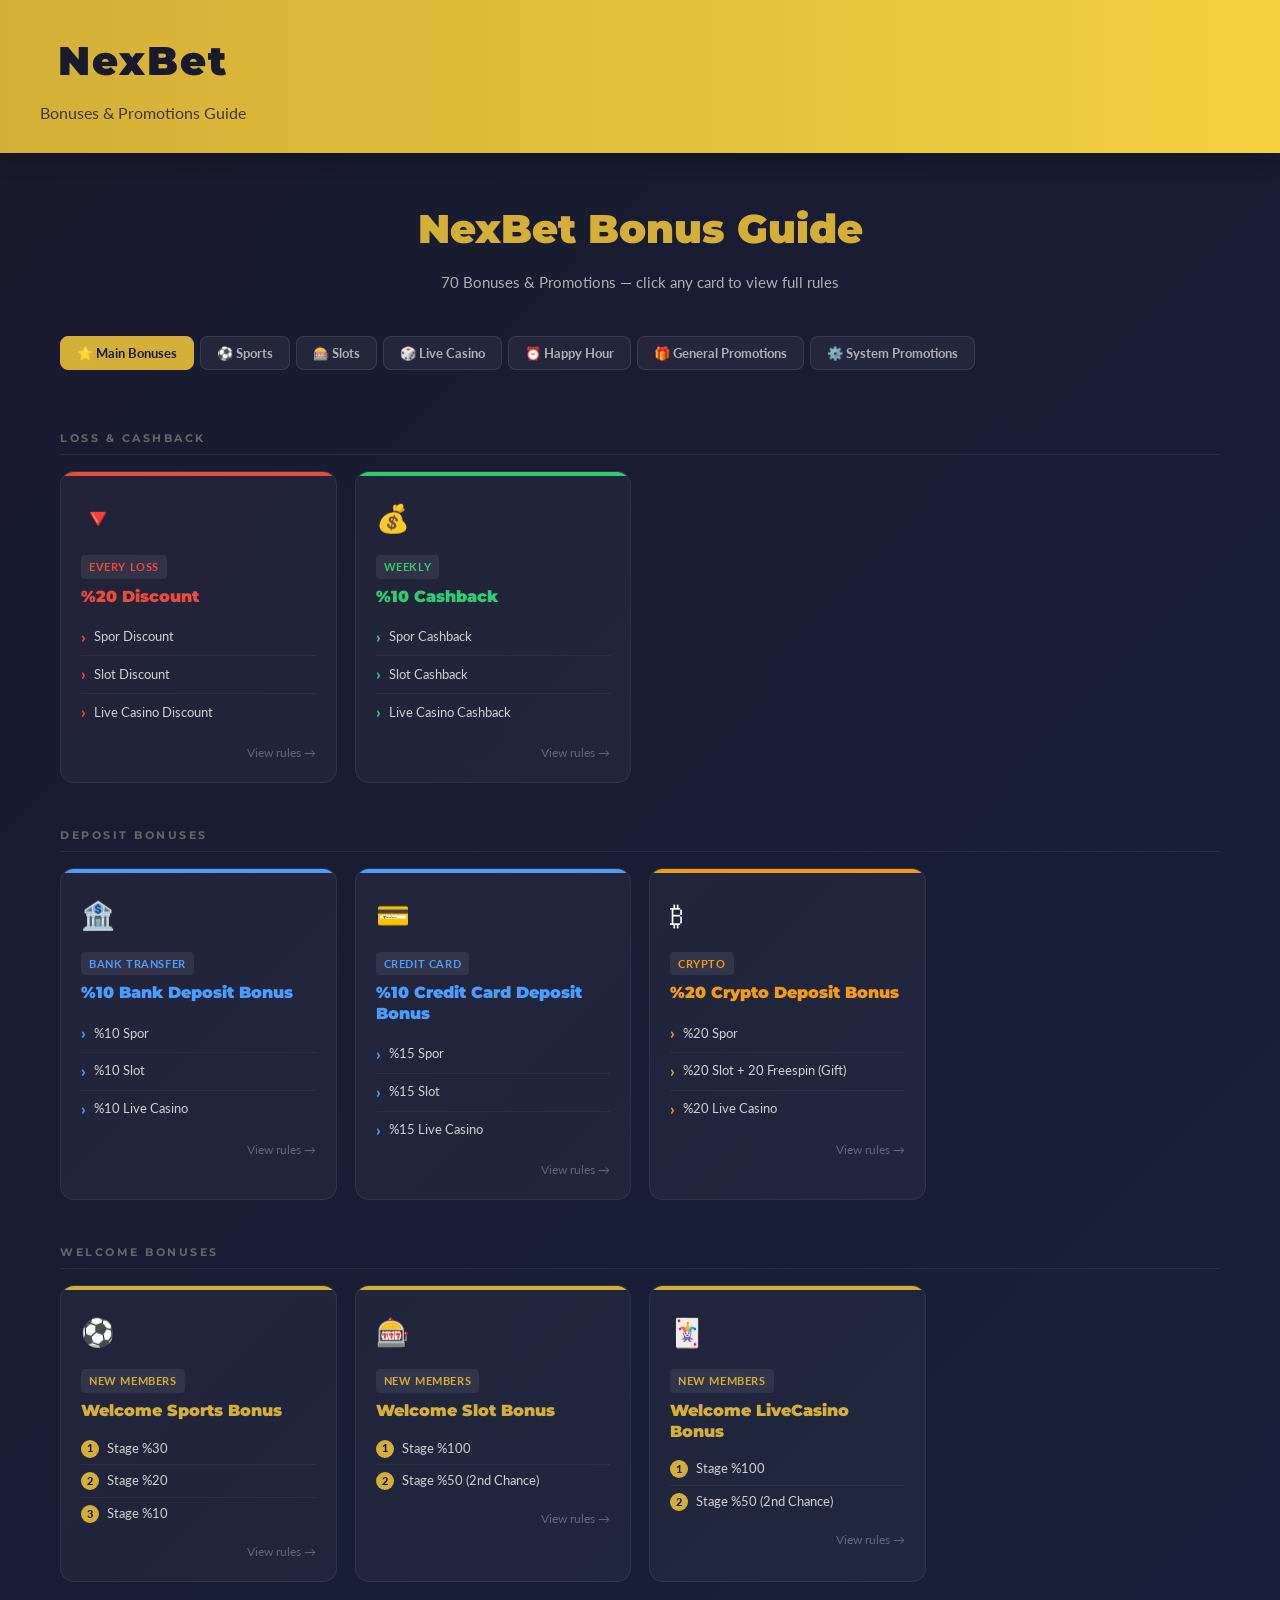
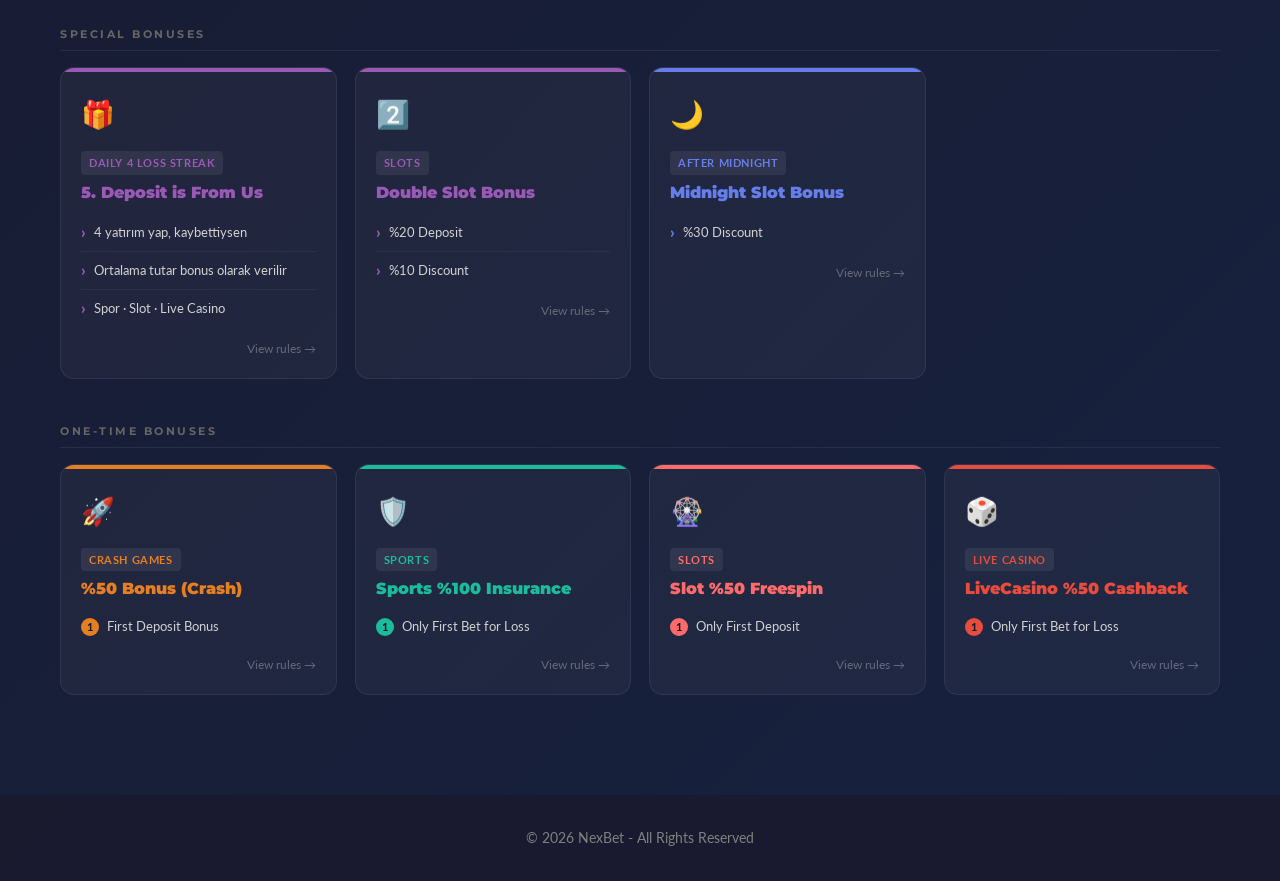
<file: nexbet-main-bonuses.html>
<!DOCTYPE html>
<html lang="en" dir="ltr">
<head>
    <meta charset="UTF-8">
    <meta name="viewport" content="width=device-width, initial-scale=1.0">
    <title>NexBet - Main Bonuses</title>
    <link href="https://fonts.googleapis.com/css2?family=Montserrat:wght@700;900&family=Lato:wght@400;700&display=swap" rel="stylesheet">
    <style>
        /* ── RESET & BASE ── */
        * { margin: 0; padding: 0; box-sizing: border-box; }
        :root {
            --bg-primary: #1a1a2e;
            --bg-secondary: #16213e;
            --accent: #d4af37;
            --accent-light: #f4d03f;
            --text-primary: #ffffff;
            --text-secondary: #e0e0e0;
            --text-muted: #b0b0b0;
            --card-bg: rgba(255,255,255,0.03);
            --card-hover: rgba(212,175,55,0.1);
        }
        body {
            font-family: 'Lato', sans-serif;
            background: linear-gradient(135deg, var(--bg-primary) 0%, var(--bg-secondary) 100%);
            color: var(--text-primary);
            line-height: 1.8;
            min-height: 100vh;
        }

        /* ── HEADER ── */
        .header {
            background: linear-gradient(90deg, var(--accent) 0%, var(--accent-light) 100%);
            padding: 25px 30px;
            text-align: center;
            box-shadow: 0 5px 20px rgba(0,0,0,0.3);
            position: sticky;
            top: 0;
            z-index: 1000;
        }
        .header-inner {
            max-width: 1200px;
            margin: 0 auto;
            display: flex;
            align-items: center;
            justify-content: space-between;
        }
        .logo {
            font-family: 'Montserrat', sans-serif;
            font-size: 2.5rem;
            font-weight: 900;
            color: var(--bg-primary);
            letter-spacing: 2px;
            text-decoration: none;
        }
        .header-subtitle {
            font-size: 1rem;
            color: var(--bg-primary);
            opacity: 0.8;
            margin-top: 2px;
        }

        /* ── CONTAINER ── */
        .container {
            max-width: 1200px;
            margin: 0 auto;
            padding: 40px 20px;
        }

        /* ── PAGE HEADER ── */
        .page-header {
            text-align: center;
            margin-bottom: 40px;
        }
        .page-header h1 {
            font-family: 'Montserrat', sans-serif;
            font-size: 2.5rem;
            font-weight: 900;
            color: var(--accent);
            margin-bottom: 10px;
        }
        .page-intro {
            text-align: center;
            color: var(--text-muted);
            font-size: 0.95rem;
            margin-top: -6px;
        }

        /* ── SECTION LABELS ── */
        .section-label {
            font-family: 'Montserrat', sans-serif;
            font-size: 0.7rem;
            font-weight: 700;
            color: #666;
            text-transform: uppercase;
            letter-spacing: 2.5px;
            margin: 42px 0 6px;
        }
        .section-divider {
            border: none;
            border-top: 1px solid rgba(255,255,255,0.07);
            margin-bottom: 0;
        }

        /* ── BONUS GRID & CARDS ── */
        .main-bonuses-grid {
            display: grid;
            grid-template-columns: repeat(auto-fill, minmax(270px, 1fr));
            gap: 18px;
            margin-top: 16px;
        }
        .mb-card {
            background: rgba(255,255,255,0.04);
            border-radius: 14px;
            border: 1px solid rgba(255,255,255,0.07);
            padding: 22px 20px 18px;
            transition: transform 0.22s ease, box-shadow 0.22s ease, border-color 0.22s ease;
            position: relative;
            overflow: hidden;
            cursor: pointer;
            -webkit-tap-highlight-color: transparent;
            -webkit-user-select: none;
            user-select: none;
        }
        .mb-card * { pointer-events: none; }
        .mb-card::before {
            content: '';
            position: absolute;
            top: 0; left: 0; right: 0;
            height: 4px;
            background: var(--ca, #d4af37);
            border-radius: 14px 14px 0 0;
        }
        .mb-card:hover {
            transform: translateY(-4px);
            box-shadow: 0 14px 36px rgba(0,0,0,0.4);
            border-color: rgba(255,255,255,0.15);
        }
        .mb-card-icon { font-size: 1.7rem; margin-bottom: 8px; display: block; }
        .mb-card-tag {
            display: inline-block;
            background: rgba(255,255,255,0.07);
            color: var(--ca, #d4af37);
            font-size: 0.68rem;
            font-weight: 700;
            padding: 2px 8px;
            border-radius: 4px;
            margin-bottom: 8px;
            text-transform: uppercase;
            letter-spacing: 0.6px;
        }
        .mb-card-title {
            font-family: 'Montserrat', sans-serif;
            font-size: 1rem;
            font-weight: 900;
            color: var(--ca, #d4af37);
            margin-bottom: 11px;
            line-height: 1.3;
        }
        .mb-card ul, .mb-card ol { list-style: none; padding: 0; margin: 0; counter-reset: c; }
        .mb-card li {
            font-size: 0.83rem;
            color: #d0d0d0;
            padding: 4px 0;
            border-bottom: 1px solid rgba(255,255,255,0.05);
            display: flex;
            align-items: center;
            gap: 8px;
            counter-increment: c;
        }
        .mb-card li:last-child { border-bottom: none; }
        .mb-card ul li::before { content: '›'; color: var(--ca, #d4af37); font-weight: 900; font-size: 1rem; flex-shrink: 0; }
        .mb-card ol li::before {
            content: counter(c);
            background: var(--ca, #d4af37);
            color: #1a1a2e;
            font-weight: 900;
            font-size: 0.7rem;
            width: 18px; height: 18px;
            border-radius: 50%;
            display: flex; align-items: center; justify-content: center;
            flex-shrink: 0;
        }
        .mb-click-hint {
            margin-top: 12px;
            font-size: 0.72rem;
            color: rgba(255,255,255,0.3);
            text-align: right;
        }

        /* Color accents */
        .mb-discount  { --ca: #e74c3c; }
        .mb-cashback  { --ca: #2ecc71; }
        .mb-deposit   { --ca: #4a9eff; }
        .mb-crypto    { --ca: #f39c12; }
        .mb-welcome   { --ca: #d4af37; }
        .mb-special   { --ca: #9b59b6; }
        .mb-midnight  { --ca: #667eea; }
        .mb-crash     { --ca: #e67e22; }
        .mb-insurance { --ca: #1abc9c; }
        .mb-freespin  { --ca: #ff6b6b; }
        .mb-live      { --ca: #e74c3c; }

        /* ── MODAL ── */
        .modal-overlay {
            display: none;
            position: fixed;
            top: 0; left: 0; right: 0; bottom: 0;
            background: rgba(0,0,0,0.75);
            z-index: 9000;
            align-items: center;
            justify-content: center;
            padding: 20px;
            backdrop-filter: blur(4px);
            -webkit-backdrop-filter: blur(4px);
        }
        .modal-overlay.open { display: flex; }
        .modal-box {
            background: #1a1a2e;
            border-radius: 16px;
            border: 1px solid rgba(255,255,255,0.1);
            max-width: 680px;
            width: 100%;
            max-height: 88vh;
            overflow-y: auto;
            -webkit-overflow-scrolling: touch;
            position: relative;
            box-shadow: 0 24px 64px rgba(0,0,0,0.6);
        }
        .modal-header {
            padding: 24px 28px 16px;
            border-bottom: 1px solid rgba(255,255,255,0.07);
            position: sticky;
            top: 0;
            background: #1a1a2e;
            z-index: 1;
            display: flex;
            align-items: flex-start;
            justify-content: space-between;
            gap: 16px;
        }
        .modal-header-left { display: flex; align-items: center; gap: 14px; }
        .modal-icon { font-size: 2rem; }
        .modal-tag {
            display: inline-block;
            font-size: 0.65rem;
            font-weight: 700;
            text-transform: uppercase;
            letter-spacing: 0.8px;
            padding: 2px 8px;
            border-radius: 4px;
            margin-bottom: 4px;
            background: rgba(255,255,255,0.08);
        }
        .modal-title {
            font-family: 'Montserrat', sans-serif;
            font-size: 1.25rem;
            font-weight: 900;
            line-height: 1.2;
        }
        .modal-close {
            background: rgba(255,255,255,0.08);
            border: none;
            color: #fff;
            font-size: 1.3rem;
            width: 34px; height: 34px;
            border-radius: 8px;
            cursor: pointer;
            display: flex; align-items: center; justify-content: center;
            flex-shrink: 0;
            transition: background 0.2s;
        }
        .modal-close:hover { background: rgba(255,255,255,0.16); }
        .modal-body { padding: 20px 28px 28px; }

        /* Param grid */
        .param-grid {
            display: grid;
            grid-template-columns: repeat(auto-fill, minmax(180px, 1fr));
            gap: 10px;
            margin-bottom: 22px;
        }
        .param-item {
            background: rgba(255,255,255,0.04);
            border-radius: 10px;
            padding: 12px 14px;
            border: 1px solid rgba(255,255,255,0.06);
        }
        .param-label {
            font-size: 0.68rem;
            font-weight: 700;
            text-transform: uppercase;
            letter-spacing: 0.8px;
            color: #888;
            margin-bottom: 4px;
        }
        .param-value {
            font-family: 'Montserrat', sans-serif;
            font-size: 0.95rem;
            font-weight: 700;
            color: #fff;
        }
        .param-value.highlight { color: var(--modal-accent, #d4af37); }

        /* Rules section */
        .modal-section-title {
            font-family: 'Montserrat', sans-serif;
            font-size: 0.72rem;
            font-weight: 700;
            text-transform: uppercase;
            letter-spacing: 1.5px;
            color: #777;
            margin: 20px 0 10px;
        }
        .rule-list {
            list-style: none;
            padding: 0;
            margin: 0;
            display: flex;
            flex-direction: column;
            gap: 6px;
        }
        .rule-list li {
            font-size: 0.875rem;
            color: #d0d0d0;
            padding: 8px 12px;
            background: rgba(255,255,255,0.03);
            border-radius: 8px;
            border-left: 3px solid var(--modal-accent, #d4af37);
            line-height: 1.5;
        }

        /* Stage blocks */
        .stage-block {
            border: 1px solid rgba(255,255,255,0.08);
            border-radius: 12px;
            margin-bottom: 12px;
            overflow: hidden;
        }
        .stage-block-header {
            background: rgba(255,255,255,0.05);
            padding: 10px 16px;
            font-family: 'Montserrat', sans-serif;
            font-size: 0.85rem;
            font-weight: 700;
            color: var(--modal-accent, #d4af37);
            display: flex;
            align-items: center;
            gap: 10px;
        }
        .stage-num {
            background: var(--modal-accent, #d4af37);
            color: #1a1a2e;
            font-size: 0.7rem;
            font-weight: 900;
            width: 22px; height: 22px;
            border-radius: 50%;
            display: flex; align-items: center; justify-content: center;
            flex-shrink: 0;
        }
        .stage-block-body {
            display: grid;
            grid-template-columns: repeat(auto-fill, minmax(150px, 1fr));
            gap: 8px;
            padding: 12px 16px;
        }
        .stage-param .param-label { font-size: 0.62rem; }
        .stage-param .param-value { font-size: 0.85rem; }

        /* Warning / Note boxes */
        .modal-warning {
            background: rgba(231,76,60,0.1);
            border: 1px solid rgba(231,76,60,0.3);
            border-radius: 10px;
            padding: 12px 16px;
            font-size: 0.82rem;
            color: #f39c9c;
            margin-top: 18px;
            line-height: 1.6;
        }
        .modal-note {
            background: rgba(74,158,255,0.08);
            border: 1px solid rgba(74,158,255,0.2);
            border-radius: 10px;
            padding: 12px 16px;
            font-size: 0.82rem;
            color: #a8cfff;
            margin-top: 12px;
            line-height: 1.6;
        }

        /* ── FOOTER ── */
        .footer {
            background: rgba(26,26,46,0.9);
            padding: 30px;
            text-align: center;
            margin-top: 60px;
        }
        .footer p { color: #808080; font-size: 0.9rem; }

        /* ── RESPONSIVE ── */
        @media (max-width: 768px) {
            .header-inner { flex-direction: column; gap: 15px; }
            .logo { font-size: 2rem; }
            .page-header h1 { font-size: 1.8rem; }
            .main-bonuses-grid { grid-template-columns: 1fr; }
        }
        @media (max-width: 480px) {
            .header { padding: 15px; }
            .logo { font-size: 1.6rem; }
            .container { padding: 20px 10px; }
        }

        /* ── TABS ── */
        .tab-nav {
            display: flex;
            gap: 6px;
            overflow-x: auto;
            padding: 0 0 16px;
            margin-bottom: 8px;
            scrollbar-width: none;
        }
        .tab-nav::-webkit-scrollbar { display: none; }
        .tab-btn {
            flex-shrink: 0;
            background: rgba(255,255,255,0.05);
            border: 1px solid rgba(255,255,255,0.1);
            color: #b0b0b0;
            font-family: 'Lato', sans-serif;
            font-size: 0.82rem;
            font-weight: 700;
            padding: 8px 16px;
            border-radius: 8px;
            cursor: pointer;
            -webkit-tap-highlight-color: transparent;
            transition: all 0.2s;
            white-space: nowrap;
        }
        .tab-btn:hover { background: rgba(255,255,255,0.1); color: #fff; }
        .tab-btn.active {
            background: var(--accent);
            border-color: var(--accent);
            color: #1a1a2e;
        }
        .tab-panel { display: none; }
        .tab-panel.active { display: block; }
    </style>
</head>
<body>

    <div class="header">
        <div class="header-inner">
            <div>
                <span class="logo">NexBet</span>
                <div class="header-subtitle">Bonuses &amp; Promotions Guide</div>
            </div>
        </div>
    </div>

    <div class="container">
        <div class="page-header">
            <h1>NexBet Bonus Guide</h1>
            <p class="page-intro">70 Bonuses &amp; Promotions — click any card to view full rules</p>
        </div>

        <div class="tab-nav">
            <button class="tab-btn active" onclick="showTab('main')">⭐ Main Bonuses</button>
            <button class="tab-btn" onclick="showTab('sports')">⚽ Sports</button>
            <button class="tab-btn" onclick="showTab('slots')">🎰 Slots</button>
            <button class="tab-btn" onclick="showTab('casino')">🎲 Live Casino</button>
            <button class="tab-btn" onclick="showTab('happyhour')">⏰ Happy Hour</button>
            <button class="tab-btn" onclick="showTab('promotions')">🎁 General Promotions</button>
            <button class="tab-btn" onclick="showTab('system')">⚙️ System Promotions</button>
        </div>

        <div id="tab-main" class="tab-panel active">

        <!-- LOSS & CASHBACK -->
        <p class="section-label">Loss &amp; Cashback</p>
        <hr class="section-divider">
        <div class="main-bonuses-grid">

            <div class="mb-card mb-discount" onclick="openModal('discount20')">
                <span class="mb-card-icon">🔻</span>
                <div class="mb-card-tag">Every Loss</div>
                <div class="mb-card-title">%20 Discount</div>
                <ul>
                    <li>Spor Discount</li>
                    <li>Slot Discount</li>
                    <li>Live Casino Discount</li>
                </ul>
                <div class="mb-click-hint">View rules →</div>
            </div>

            <div class="mb-card mb-cashback" onclick="openModal('cashback10')">
                <span class="mb-card-icon">💰</span>
                <div class="mb-card-tag">Weekly</div>
                <div class="mb-card-title">%10 Cashback</div>
                <ul>
                    <li>Spor Cashback</li>
                    <li>Slot Cashback</li>
                    <li>Live Casino Cashback</li>
                </ul>
                <div class="mb-click-hint">View rules →</div>
            </div>

        </div>

        <!-- DEPOSIT BONUSES -->
        <p class="section-label">Deposit Bonuses</p>
        <hr class="section-divider">
        <div class="main-bonuses-grid">

            <div class="mb-card mb-deposit" onclick="openModal('bank10')">
                <span class="mb-card-icon">🏦</span>
                <div class="mb-card-tag">Bank Transfer</div>
                <div class="mb-card-title">%10 Bank Deposit Bonus</div>
                <ul>
                    <li>%10 Spor</li>
                    <li>%10 Slot</li>
                    <li>%10 Live Casino</li>
                </ul>
                <div class="mb-click-hint">View rules →</div>
            </div>

            <div class="mb-card mb-deposit" onclick="openModal('cc15')">
                <span class="mb-card-icon">💳</span>
                <div class="mb-card-tag">Credit Card</div>
                <div class="mb-card-title">%10 Credit Card Deposit Bonus</div>
                <ul>
                    <li>%15 Spor</li>
                    <li>%15 Slot</li>
                    <li>%15 Live Casino</li>
                </ul>
                <div class="mb-click-hint">View rules →</div>
            </div>

            <div class="mb-card mb-crypto" onclick="openModal('crypto20')">
                <span class="mb-card-icon">₿</span>
                <div class="mb-card-tag">Crypto</div>
                <div class="mb-card-title">%20 Crypto Deposit Bonus</div>
                <ul>
                    <li>%20 Spor</li>
                    <li>%20 Slot + 20 Freespin (Gift)</li>
                    <li>%20 Live Casino</li>
                </ul>
                <div class="mb-click-hint">View rules →</div>
            </div>

        </div>

        <!-- WELCOME BONUSES -->
        <p class="section-label">Welcome Bonuses</p>
        <hr class="section-divider">
        <div class="main-bonuses-grid">

            <div class="mb-card mb-welcome" onclick="openModal('welcomeSports')">
                <span class="mb-card-icon">⚽</span>
                <div class="mb-card-tag">New Members</div>
                <div class="mb-card-title">Welcome Sports Bonus</div>
                <ol>
                    <li>Stage %30</li>
                    <li>Stage %20</li>
                    <li>Stage %10</li>
                </ol>
                <div class="mb-click-hint">View rules →</div>
            </div>

            <div class="mb-card mb-welcome" onclick="openModal('welcomeSlots')">
                <span class="mb-card-icon">🎰</span>
                <div class="mb-card-tag">New Members</div>
                <div class="mb-card-title">Welcome Slot Bonus</div>
                <ol>
                    <li>Stage %100</li>
                    <li>Stage %50 (2nd Chance)</li>
                </ol>
                <div class="mb-click-hint">View rules →</div>
            </div>

            <div class="mb-card mb-welcome" onclick="openModal('welcomeLiveCasino')">
                <span class="mb-card-icon">🃏</span>
                <div class="mb-card-tag">New Members</div>
                <div class="mb-card-title">Welcome LiveCasino Bonus</div>
                <ol>
                    <li>Stage %100</li>
                    <li>Stage %50 (2nd Chance)</li>
                </ol>
                <div class="mb-click-hint">View rules →</div>
            </div>

        </div>

        <!-- SPECIAL BONUSES -->
        <p class="section-label">Special Bonuses</p>
        <hr class="section-divider">
        <div class="main-bonuses-grid">

            <div class="mb-card mb-special" onclick="openModal('deposit5th')">
                <span class="mb-card-icon">🎁</span>
                <div class="mb-card-tag">Daily 4 Loss Streak</div>
                <div class="mb-card-title">5. Deposit is From Us</div>
                <ul>
                    <li>4 yatırım yap, kaybettiysen</li>
                    <li>Ortalama tutar bonus olarak verilir</li>
                    <li>Spor · Slot · Live Casino</li>
                </ul>
                <div class="mb-click-hint">View rules →</div>
            </div>

            <div class="mb-card mb-special" onclick="openModal('doubleSlot')">
                <span class="mb-card-icon">2️⃣</span>
                <div class="mb-card-tag">Slots</div>
                <div class="mb-card-title">Double Slot Bonus</div>
                <ul>
                    <li>%20 Deposit</li>
                    <li>%10 Discount</li>
                </ul>
                <div class="mb-click-hint">View rules →</div>
            </div>

            <div class="mb-card mb-midnight" onclick="openModal('midnight')">
                <span class="mb-card-icon">🌙</span>
                <div class="mb-card-tag">After Midnight</div>
                <div class="mb-card-title">Midnight Slot Bonus</div>
                <ul>
                    <li>%30 Discount</li>
                </ul>
                <div class="mb-click-hint">View rules →</div>
            </div>

        </div>

        <!-- ONE-TIME BONUSES -->
        <p class="section-label">One-Time Bonuses</p>
        <hr class="section-divider">
        <div class="main-bonuses-grid">

            <div class="mb-card mb-crash" onclick="openModal('crash50')">
                <span class="mb-card-icon">🚀</span>
                <div class="mb-card-tag">Crash Games</div>
                <div class="mb-card-title">%50 Bonus (Crash)</div>
                <ol>
                    <li>First Deposit Bonus</li>
                </ol>
                <div class="mb-click-hint">View rules →</div>
            </div>

            <div class="mb-card mb-insurance" onclick="openModal('insurance100')">
                <span class="mb-card-icon">🛡️</span>
                <div class="mb-card-tag">Sports</div>
                <div class="mb-card-title">Sports %100 Insurance</div>
                <ol>
                    <li>Only First Bet for Loss</li>
                </ol>
                <div class="mb-click-hint">View rules →</div>
            </div>

            <div class="mb-card mb-freespin" onclick="openModal('freespin')">
                <span class="mb-card-icon">🎡</span>
                <div class="mb-card-tag">Slots</div>
                <div class="mb-card-title">Slot %50 Freespin</div>
                <ol>
                    <li>Only First Deposit</li>
                </ol>
                <div class="mb-click-hint">View rules →</div>
            </div>

            <div class="mb-card mb-live" onclick="openModal('liveCashback50')">
                <span class="mb-card-icon">🎲</span>
                <div class="mb-card-tag">Live Casino</div>
                <div class="mb-card-title">LiveCasino %50 Cashback</div>
                <ol>
                    <li>Only First Bet for Loss</li>
                </ol>
                <div class="mb-click-hint">View rules →</div>
            </div>

        </div>

        </div><!-- /tab-main -->

        <div id="tab-sports" class="tab-panel">

        <!-- SPORTS BONUSES -->
        <p class="section-label" style="margin-top:56px;">Sports Bonuses</p>
        <hr class="section-divider">
        <div class="main-bonuses-grid">

            <div class="mb-card mb-welcome" onclick="openModal('sp_welcome')">
                <span class="mb-card-icon">🏆</span>
                <div class="mb-card-tag">Sports · New Members</div>
                <div class="mb-card-title">Welcome Sports Bonus Package</div>
                <ol>
                    <li>Stage 1: 30% on 1st deposit</li>
                    <li>Stage 2: 20% on 2nd deposit</li>
                    <li>Stage 3: 10% on 3rd deposit</li>
                </ol>
                <div class="mb-click-hint">View rules →</div>
            </div>

            <div class="mb-card mb-deposit" onclick="openModal('sp_recurring')">
                <span class="mb-card-icon">🔄</span>
                <div class="mb-card-tag">Sports · All Members</div>
                <div class="mb-card-title">Recurring Sports Deposit Bonus (up to 20%)</div>
                <ul>
                    <li>5%–20% tiered by deposit</li>
                    <li>Min deposit: 100 ₺</li>
                    <li>Via promo code / campaign</li>
                </ul>
                <div class="mb-click-hint">View rules →</div>
            </div>

            <div class="mb-card mb-special" onclick="openModal('sp_vip')">
                <span class="mb-card-icon">👑</span>
                <div class="mb-card-tag">Sports · VIP</div>
                <div class="mb-card-title">VIP Sports Bonus No Wagering</div>
                <ul>
                    <li>Bronze 5% → Platinum 20%</li>
                    <li>No wagering requirement</li>
                    <li>Max bonus: 5,000 ₺</li>
                </ul>
                <div class="mb-click-hint">View rules →</div>
            </div>

            <div class="mb-card mb-cashback" onclick="openModal('sp_cashback_game')">
                <span class="mb-card-icon">💸</span>
                <div class="mb-card-tag">Sports · Daily Selected</div>
                <div class="mb-card-title">Cashback Bonus for Selected Game</div>
                <ul>
                    <li>10% cashback on losses</li>
                    <li>Daily selected games</li>
                    <li>Min bet 50 ₺, max 1,000 ₺</li>
                </ul>
                <div class="mb-click-hint">View rules →</div>
            </div>

            <div class="mb-card mb-cashback" onclick="openModal('sp_weekly_general')">
                <span class="mb-card-icon">📅</span>
                <div class="mb-card-tag">Sports · Non-VIP · Thursday</div>
                <div class="mb-card-title">Weekly Loss Bonus Thursday (up to 10%)</div>
                <ul>
                    <li>500–1,999 ₺ loss = 5%</li>
                    <li>2,000–4,999 ₺ loss = 7%</li>
                    <li>5,000 ₺+ loss = 10%</li>
                </ul>
                <div class="mb-click-hint">View rules →</div>
            </div>

            <div class="mb-card mb-special" onclick="openModal('sp_weekly_vip')">
                <span class="mb-card-icon">🌟</span>
                <div class="mb-card-tag">Sports · VIP · Thursday</div>
                <div class="mb-card-title">Weekly Loss Bonus VIP Thursday (up to 25%)</div>
                <ul>
                    <li>Bronze 10% → Platinum 25%</li>
                    <li>Max bonus: 10,000 ₺</li>
                    <li>Wagering x1</li>
                </ul>
                <div class="mb-click-hint">View rules →</div>
            </div>

            <div class="mb-card mb-deposit" onclick="openModal('sp_free_bet_30')">
                <span class="mb-card-icon">🎯</span>
                <div class="mb-card-tag">Sports · Daily</div>
                <div class="mb-card-title">Free Bet 30% from Daily Deposit</div>
                <ul>
                    <li>30% of daily deposits</li>
                    <li>Min 1,000 ₺/day, max 3,000 ₺</li>
                    <li>Min odds 1.80, 3 selections</li>
                </ul>
                <div class="mb-click-hint">View rules →</div>
            </div>

            <div class="mb-card mb-deposit" onclick="openModal('sp_bet_get')">
                <span class="mb-card-icon">🏅</span>
                <div class="mb-card-tag">Sports · All Members</div>
                <div class="mb-card-title">Bet &amp; Get</div>
                <ul>
                    <li>Place 3 × 100 ₺ qualifying bets</li>
                    <li>Min odds 1.50 per bet</li>
                    <li>Get 50 ₺ free bet</li>
                </ul>
                <div class="mb-click-hint">View rules →</div>
            </div>

            <div class="mb-card mb-insurance" onclick="openModal('sp_insurance_first')">
                <span class="mb-card-icon">🛡️</span>
                <div class="mb-card-tag">Sports · New Members</div>
                <div class="mb-card-title">Insurance on First Bet</div>
                <ul>
                    <li>100% refund if first bet loses</li>
                    <li>Max 500 ₺, wagering x3</li>
                    <li>Min odds 1.80, 2 selections</li>
                </ul>
                <div class="mb-click-hint">View rules →</div>
            </div>

        </div>

        </div><!-- /tab-sports -->

        <div id="tab-slots" class="tab-panel">

        <!-- SLOT BONUSES -->
        <p class="section-label" style="margin-top:56px;">Slot Bonuses</p>
        <hr class="section-divider">
        <div class="main-bonuses-grid">

            <div class="mb-card mb-freespin" onclick="openModal('sl_first')">
                <span class="mb-card-icon">🎰</span>
                <div class="mb-card-tag">Slots · New Members</div>
                <div class="mb-card-title">First Slot Deposit Bonus 20%</div>
                <ul>
                    <li>20%, min dep 100 ₺, max 1,000 ₺</li>
                    <li>Wagering x25 (dep+bonus)</li>
                    <li>New members only</li>
                </ul>
                <div class="mb-click-hint">View rules →</div>
            </div>

            <div class="mb-card mb-freespin" onclick="openModal('sl_second')">
                <span class="mb-card-icon">🎰</span>
                <div class="mb-card-tag">Slots · New Members</div>
                <div class="mb-card-title">Second Slot Deposit Bonus 15%</div>
                <ul>
                    <li>15%, min dep 100 ₺, max 750 ₺</li>
                    <li>Wagering x25 (dep+bonus)</li>
                    <li>After 1st slot bonus used</li>
                </ul>
                <div class="mb-click-hint">View rules →</div>
            </div>

            <div class="mb-card mb-freespin" onclick="openModal('sl_freespins_first')">
                <span class="mb-card-icon">🎡</span>
                <div class="mb-card-tag">Slots · New Members</div>
                <div class="mb-card-title">Free Spins Bonus First Deposit</div>
                <ul>
                    <li>50 free spins, min dep 200 ₺</li>
                    <li>Wagering x30 on winnings</li>
                    <li>Spins valid 24h</li>
                </ul>
                <div class="mb-click-hint">View rules →</div>
            </div>

            <div class="mb-card mb-special" onclick="openModal('sl_20_10')">
                <span class="mb-card-icon">2️⃣</span>
                <div class="mb-card-tag">Slots · All Members</div>
                <div class="mb-card-title">20% Deposit + 10% Loss Bonus</div>
                <ul>
                    <li>20% deposit bonus (x25 wagering)</li>
                    <li>+10% loss bonus if lost (x15)</li>
                    <li>Min dep 200 ₺</li>
                </ul>
                <div class="mb-click-hint">View rules →</div>
            </div>

            <div class="mb-card mb-cashback" onclick="openModal('sl_weekly_loss')">
                <span class="mb-card-icon">📅</span>
                <div class="mb-card-tag">Slots · All Members · Monday</div>
                <div class="mb-card-title">Weekly Loss Bonus Monday 10%</div>
                <ul>
                    <li>10%, min loss 200 ₺, max 2,000 ₺</li>
                    <li>Wagering x15, 3 days</li>
                    <li>Mon–Sun calc, credited Monday</li>
                </ul>
                <div class="mb-click-hint">View rules →</div>
            </div>

            <div class="mb-card mb-special" onclick="openModal('sl_vip_weekly')">
                <span class="mb-card-icon">👑</span>
                <div class="mb-card-tag">Slots · VIP</div>
                <div class="mb-card-title">VIP Weekly Loss Bonus (up to 25%)</div>
                <ul>
                    <li>Bronze 10% → Platinum 25%</li>
                    <li>Min loss 500 ₺, max 10,000 ₺</li>
                    <li>Wagering x10, 7 days</li>
                </ul>
                <div class="mb-click-hint">View rules →</div>
            </div>

            <div class="mb-card mb-freespin" onclick="openModal('sl_daily_fs')">
                <span class="mb-card-icon">✨</span>
                <div class="mb-card-tag">Slots · Media/VIP/Promo</div>
                <div class="mb-card-title">Daily Free Spins Media/VIP/Promo</div>
                <ul>
                    <li>10–100 free spins, no deposit</li>
                    <li>Wagering x30, max win 250 ₺/day</li>
                    <li>Via social media/VIP/campaigns</li>
                </ul>
                <div class="mb-click-hint">View rules →</div>
            </div>

            <div class="mb-card mb-midnight" onclick="openModal('sl_midnight')">
                <span class="mb-card-icon">🌙</span>
                <div class="mb-card-tag">Slots · After Midnight</div>
                <div class="mb-card-title">30% Bonus on Losses After Midnight</div>
                <ul>
                    <li>30%, plays 00:00–06:00</li>
                    <li>Min loss 100 ₺, max 1,500 ₺</li>
                    <li>Wagering x15, credited at 07:00</li>
                </ul>
                <div class="mb-click-hint">View rules →</div>
            </div>

            <div class="mb-card mb-freespin" onclick="openModal('sl_happy_hour')">
                <span class="mb-card-icon">⏰</span>
                <div class="mb-card-tag">Slots · Happy Hour</div>
                <div class="mb-card-title">Happy Hour Free Spins</div>
                <ul>
                    <li>20 free spins/hour, no deposit</li>
                    <li>Max 200 ₺/session, wagering x25</li>
                    <li>Opt-in required before start</li>
                </ul>
                <div class="mb-click-hint">View rules →</div>
            </div>

            <div class="mb-card mb-crash" onclick="openModal('sl_crash50')">
                <span class="mb-card-icon">🚀</span>
                <div class="mb-card-tag">Slots · Crash · New Members</div>
                <div class="mb-card-title">First Deposit 50% Crash Games</div>
                <ul>
                    <li>50%, min dep 100 ₺, max 500 ₺</li>
                    <li>Wagering x20 (dep+bonus)</li>
                    <li>Aviator / Spaceman / JetX</li>
                </ul>
                <div class="mb-click-hint">View rules →</div>
            </div>

        </div>

        </div><!-- /tab-slots -->

        <div id="tab-casino" class="tab-panel">

        <!-- LIVE CASINO BONUSES -->
        <p class="section-label" style="margin-top:56px;">Live Casino Bonuses</p>
        <hr class="section-divider">
        <div class="main-bonuses-grid">

            <div class="mb-card mb-live" onclick="openModal('ca_first')">
                <span class="mb-card-icon">🃏</span>
                <div class="mb-card-tag">Casino · New Members</div>
                <div class="mb-card-title">First Live Casino Deposit 20%</div>
                <ul>
                    <li>20%, min dep 150 ₺, max 1,000 ₺</li>
                    <li>Wagering x25 (dep+bonus)</li>
                    <li>New members only</li>
                </ul>
                <div class="mb-click-hint">View rules →</div>
            </div>

            <div class="mb-card mb-live" onclick="openModal('ca_second')">
                <span class="mb-card-icon">🃏</span>
                <div class="mb-card-tag">Casino · New Members</div>
                <div class="mb-card-title">Second Live Casino Deposit 15%</div>
                <ul>
                    <li>15%, min dep 50 ₺, max 750 ₺</li>
                    <li>Wagering x30 on slots</li>
                    <li>After 1st casino bonus used</li>
                </ul>
                <div class="mb-click-hint">View rules →</div>
            </div>

            <div class="mb-card mb-freespin" onclick="openModal('ca_freespins_first')">
                <span class="mb-card-icon">🎡</span>
                <div class="mb-card-tag">Casino · New Members</div>
                <div class="mb-card-title">Free Spins First Deposit</div>
                <ul>
                    <li>Up to 100 free spins, min dep 100 ₺</li>
                    <li>Wagering x25 on winnings</li>
                    <li>New members only</li>
                </ul>
                <div class="mb-click-hint">View rules →</div>
            </div>

            <div class="mb-card mb-special" onclick="openModal('ca_20_10')">
                <span class="mb-card-icon">2️⃣</span>
                <div class="mb-card-tag">Casino · All Members</div>
                <div class="mb-card-title">20% Deposit + 10% Loss Bonus</div>
                <ul>
                    <li>20% dep + 10% loss</li>
                    <li>Max dep bonus 500 ₺ + loss 200 ₺</li>
                    <li>Wagering x25 / x10, 7 days</li>
                </ul>
                <div class="mb-click-hint">View rules →</div>
            </div>

            <div class="mb-card mb-cashback" onclick="openModal('ca_weekly_loss')">
                <span class="mb-card-icon">📅</span>
                <div class="mb-card-tag">Casino · All Members · Monday</div>
                <div class="mb-card-title">Weekly Loss Bonus Monday 10%</div>
                <ul>
                    <li>10%, max 500 ₺/week</li>
                    <li>Wagering x10 on slots</li>
                    <li>Credited Monday</li>
                </ul>
                <div class="mb-click-hint">View rules →</div>
            </div>

            <div class="mb-card mb-special" onclick="openModal('ca_vip_weekly')">
                <span class="mb-card-icon">👑</span>
                <div class="mb-card-tag">Casino · VIP</div>
                <div class="mb-card-title">VIP Weekly Loss up to 25%</div>
                <ul>
                    <li>Up to 25% by VIP tier</li>
                    <li>Wagering x5, 7 days</li>
                    <li>VIP members only</li>
                </ul>
                <div class="mb-click-hint">View rules →</div>
            </div>

            <div class="mb-card mb-freespin" onclick="openModal('ca_daily_fs')">
                <span class="mb-card-icon">✨</span>
                <div class="mb-card-tag">Casino · Media/VIP/Promo</div>
                <div class="mb-card-title">Daily Free Spins Media/VIP/Promo</div>
                <ul>
                    <li>10–50 free spins daily</li>
                    <li>Wagering x20, valid 24h</li>
                    <li>Via media/VIP/promo codes</li>
                </ul>
                <div class="mb-click-hint">View rules →</div>
            </div>

            <div class="mb-card mb-midnight" onclick="openModal('ca_midnight')">
                <span class="mb-card-icon">🌙</span>
                <div class="mb-card-tag">Casino · After Midnight</div>
                <div class="mb-card-title">30% After Midnight</div>
                <ul>
                    <li>30%, min dep 50 ₺, max 1,000 ₺/night</li>
                    <li>Wagering x15, 24h validity</li>
                    <li>Plays 00:00–06:00</li>
                </ul>
                <div class="mb-click-hint">View rules →</div>
            </div>

            <div class="mb-card mb-freespin" onclick="openModal('ca_happy_hour')">
                <span class="mb-card-icon">⏰</span>
                <div class="mb-card-tag">Casino · Happy Hour</div>
                <div class="mb-card-title">Happy Hour Free Spins</div>
                <ul>
                    <li>Up to 30 free spins</li>
                    <li>Min dep 100 ₺ during happy hour</li>
                    <li>Wagering x15, happy hour only</li>
                </ul>
                <div class="mb-click-hint">View rules →</div>
            </div>

            <div class="mb-card mb-crash" onclick="openModal('ca_crash50')">
                <span class="mb-card-icon">🚀</span>
                <div class="mb-card-tag">Casino · Crash · New Members</div>
                <div class="mb-card-title">First Deposit 50% Crash Games</div>
                <ul>
                    <li>50%, min dep 100 ₺, max 2,000 ₺</li>
                    <li>Wagering x35 on crash games</li>
                    <li>New members only, 14 days</li>
                </ul>
                <div class="mb-click-hint">View rules →</div>
            </div>

        </div>

        </div><!-- /tab-casino -->

        <div id="tab-happyhour" class="tab-panel">

        <!-- HAPPY HOUR -->
        <p class="section-label" style="margin-top:56px;">Happy Hour</p>
        <hr class="section-divider">
        <div class="main-bonuses-grid">

            <div class="mb-card mb-midnight" onclick="openModal('hh_freespins')">
                <span class="mb-card-icon">⏰</span>
                <div class="mb-card-tag">Happy Hour · All Members</div>
                <div class="mb-card-title">Happy Hour Free Spins</div>
                <ul>
                    <li>20–50 free spins during windows</li>
                    <li>No deposit needed, max 300 ₺/session</li>
                    <li>Wagering x25, opt-in required</li>
                </ul>
                <div class="mb-click-hint">View rules →</div>
            </div>

            <div class="mb-card mb-midnight" onclick="openModal('hh_midnight')">
                <span class="mb-card-icon">🌙</span>
                <div class="mb-card-tag">Happy Hour · After Midnight</div>
                <div class="mb-card-title">30% After Midnight All Casino</div>
                <ul>
                    <li>30% on net losses 00:00–06:00</li>
                    <li>Min loss 100 ₺, max 2,000 ₺</li>
                    <li>Wagering x10, credited at 07:00</li>
                </ul>
                <div class="mb-click-hint">View rules →</div>
            </div>

        </div>

        </div><!-- /tab-happyhour -->

        <div id="tab-promotions" class="tab-panel">

        <!-- GENERAL PROMOTIONS -->
        <p class="section-label" style="margin-top:56px;">General Promotions</p>
        <hr class="section-divider">
        <div class="main-bonuses-grid">

            <div class="mb-card mb-special" onclick="openModal('pr_loyalty')">
                <span class="mb-card-icon">⭐</span>
                <div class="mb-card-tag">Promotions · Loyalty</div>
                <div class="mb-card-title">Loyalty Bonus (up to 15%)</div>
                <ul>
                    <li>Up to 15% by loyalty tier</li>
                    <li>Max 1,000 ₺/month, wagering x5</li>
                    <li>Active 3+ months required</li>
                </ul>
                <div class="mb-click-hint">View rules →</div>
            </div>

            <div class="mb-card mb-special" onclick="openModal('pr_social_share')">
                <span class="mb-card-icon">📲</span>
                <div class="mb-card-tag">Promotions · Social Media</div>
                <div class="mb-card-title">Social Media Sharing Bonus</div>
                <ul>
                    <li>Max 50 ₺/share, up to 200 ₺/month</li>
                    <li>Wagering x3, 7 days</li>
                    <li>Verified social accounts required</li>
                </ul>
                <div class="mb-click-hint">View rules →</div>
            </div>

            <div class="mb-card mb-special" onclick="openModal('pr_refer_friend')">
                <span class="mb-card-icon">👥</span>
                <div class="mb-card-tag">Promotions · Referral</div>
                <div class="mb-card-title">Refer a Friend</div>
                <ul>
                    <li>100 ₺ + 10% of friend's 1st deposit</li>
                    <li>Friend must deposit 200 ₺+</li>
                    <li>Max 500 ₺/referral, wagering x5</li>
                </ul>
                <div class="mb-click-hint">View rules →</div>
            </div>

            <div class="mb-card mb-special" onclick="openModal('pr_birthday')">
                <span class="mb-card-icon">🎂</span>
                <div class="mb-card-tag">Promotions · Birthday</div>
                <div class="mb-card-title">Birthday Bonus</div>
                <ul>
                    <li>200 ₺ + 20 free spins</li>
                    <li>Wagering x10, 7 days from birthday</li>
                    <li>Verified date of birth required</li>
                </ul>
                <div class="mb-click-hint">View rules →</div>
            </div>

            <div class="mb-card mb-special" onclick="openModal('pr_social_follow')">
                <span class="mb-card-icon">👍</span>
                <div class="mb-card-tag">Promotions · Social Follow</div>
                <div class="mb-card-title">Social Media Follow Bonus</div>
                <ul>
                    <li>25 ₺ per platform, max 100 ₺ total</li>
                    <li>Wagering x5, 7 days</li>
                    <li>One-time per platform</li>
                </ul>
                <div class="mb-click-hint">View rules →</div>
            </div>

            <div class="mb-card mb-crypto" onclick="openModal('pr_crypto')">
                <span class="mb-card-icon">₿</span>
                <div class="mb-card-tag">Promotions · Crypto</div>
                <div class="mb-card-title">Crypto Deposit Bonus 20% + 20 Free Spins</div>
                <ul>
                    <li>20% bonus + 20 FS</li>
                    <li>Min dep 200 ₺ equiv., max 2,000 ₺</li>
                    <li>Wagering x20 bonus / x25 FS wins</li>
                </ul>
                <div class="mb-click-hint">View rules →</div>
            </div>

            <div class="mb-card mb-special" onclick="openModal('pr_invest5')">
                <span class="mb-card-icon">📈</span>
                <div class="mb-card-tag">Promotions · Investment</div>
                <div class="mb-card-title">Investment 5 Deposits 4 Loss Coverage</div>
                <ul>
                    <li>Deposit 5× → 4 losing sessions covered</li>
                    <li>Min dep 200 ₺ each, max 80%</li>
                    <li>Wagering x10, 30 days</li>
                </ul>
                <div class="mb-click-hint">View rules →</div>
            </div>

            <div class="mb-card mb-deposit" onclick="openModal('pr_cc10')">
                <span class="mb-card-icon">💳</span>
                <div class="mb-card-tag">Promotions · Credit Card</div>
                <div class="mb-card-title">10% Credit Card Deposit Bonus</div>
                <ul>
                    <li>10%, min dep 100 ₺, max 300 ₺/dep</li>
                    <li>Wagering x8, 7 days</li>
                </ul>
                <div class="mb-click-hint">View rules →</div>
            </div>

            <div class="mb-card mb-deposit" onclick="openModal('pr_bank10')">
                <span class="mb-card-icon">🏦</span>
                <div class="mb-card-tag">Promotions · Bank Transfer</div>
                <div class="mb-card-title">10% Bank Transfer Deposit Bonus</div>
                <ul>
                    <li>10%, min dep 500 ₺, max 500 ₺/transfer</li>
                    <li>Wagering x6, 7 days</li>
                </ul>
                <div class="mb-click-hint">View rules →</div>
            </div>

            <div class="mb-card mb-special" onclick="openModal('pr_tournaments')">
                <span class="mb-card-icon">🏆</span>
                <div class="mb-card-tag">Promotions · Tournaments</div>
                <div class="mb-card-title">Tournaments &amp; Competitions</div>
                <ul>
                    <li>Prize pools vary, some free entry</li>
                    <li>Max prize pool: 50,000 ₺</li>
                    <li>Wagering x3 on winnings</li>
                </ul>
                <div class="mb-click-hint">View rules →</div>
            </div>

        </div>

        </div><!-- /tab-promotions -->

        <div id="tab-system" class="tab-panel">

        <!-- SYSTEM PROMOTIONS -->
        <p class="section-label" style="margin-top:56px;">System Promotions</p>
        <hr class="section-divider">
        <div class="main-bonuses-grid">

            <div class="mb-card mb-crash" onclick="openModal('sys_acca')">
                <span class="mb-card-icon">⚡</span>
                <div class="mb-card-tag">Sports · Acca Boost</div>
                <div class="mb-card-title">Combined Bets Bonus (up to 50%)</div>
                <ul>
                    <li>3+ selections: 3% → 50%</li>
                    <li>Min odds per selection: 1.40</li>
                    <li>No wagering — paid as cash</li>
                    <li>Max bonus: 5,000 ₺</li>
                </ul>
                <div class="mb-click-hint">View rules →</div>
            </div>

            <div class="mb-card mb-deposit" onclick="openModal('sys_betbuilder')">
                <span class="mb-card-icon">🔧</span>
                <div class="mb-card-tag">Sports Feature</div>
                <div class="mb-card-title">Bet Builder</div>
                <ul>
                    <li>2–12 selections, same match</li>
                    <li>Football / Basketball / Tennis</li>
                    <li>Max stake: 500 ₺</li>
                </ul>
                <div class="mb-click-hint">View rules →</div>
            </div>

            <div class="mb-card mb-cashback" onclick="openModal('sys_cashout')">
                <span class="mb-card-icon">💸</span>
                <div class="mb-card-tag">Betting Feature</div>
                <div class="mb-card-title">Cash Out</div>
                <ul>
                    <li>Full or Partial Cash Out</li>
                    <li>Auto Cash Out option</li>
                    <li>Min cash-out: 5 ₺</li>
                </ul>
                <div class="mb-click-hint">View rules →</div>
            </div>

            <div class="mb-card mb-midnight" onclick="openModal('sys_2fa')">
                <span class="mb-card-icon">🔐</span>
                <div class="mb-card-tag">Security · One-Time</div>
                <div class="mb-card-title">Two-Factor Authentication Bonus</div>
                <ul>
                    <li>25 ₺ free bet (one-time)</li>
                    <li>Wagering: x3</li>
                    <li>Valid 7 days</li>
                </ul>
                <div class="mb-click-hint">View rules →</div>
            </div>

            <div class="mb-card mb-special" onclick="openModal('sys_boring00')">
                <span class="mb-card-icon">⚽</span>
                <div class="mb-card-tag">Football · 1X2 Refund</div>
                <div class="mb-card-title">Boring Game Bonus 0-0</div>
                <ul>
                    <li>100% stake refund if 0-0</li>
                    <li>Stake: 20–200 ₺</li>
                    <li>Wagering: x3 / 3 days</li>
                </ul>
                <div class="mb-click-hint">View rules →</div>
            </div>

            <div class="mb-card mb-cashback" onclick="openModal('sys_earlywin_football')">
                <span class="mb-card-icon">⚽</span>
                <div class="mb-card-tag">Football Feature</div>
                <div class="mb-card-title">2 Goals Early Win</div>
                <ul>
                    <li>Team goes 2-0 up → bet wins</li>
                    <li>1X2 pre-match singles only</li>
                    <li>Max payout: 2,000 ₺</li>
                </ul>
                <div class="mb-click-hint">View rules →</div>
            </div>

            <div class="mb-card mb-crash" onclick="openModal('sys_earlywin_basketball')">
                <span class="mb-card-icon">🏀</span>
                <div class="mb-card-tag">Basketball Feature</div>
                <div class="mb-card-title">20 Points Early Win</div>
                <ul>
                    <li>Team goes +20 pts → bet wins</li>
                    <li>Match Winner market</li>
                    <li>Max payout: 2,000 ₺</li>
                </ul>
                <div class="mb-click-hint">View rules →</div>
            </div>

            <div class="mb-card mb-deposit" onclick="openModal('sys_earlywin_tennis')">
                <span class="mb-card-icon">🎾</span>
                <div class="mb-card-tag">Tennis Feature</div>
                <div class="mb-card-title">2 Sets Early Win</div>
                <ul>
                    <li>Player wins first 2 sets → bet wins</li>
                    <li>Match Winner pre-match only</li>
                    <li>Max payout: 1,500 ₺</li>
                </ul>
                <div class="mb-click-hint">View rules →</div>
            </div>

            <div class="mb-card mb-midnight" onclick="openModal('sys_earlywin_hockey')">
                <span class="mb-card-icon">🏒</span>
                <div class="mb-card-tag">Ice Hockey Feature</div>
                <div class="mb-card-title">3 Goals Early Win</div>
                <ul>
                    <li>Team goes 3-0 up → bet wins</li>
                    <li>Regular time only</li>
                    <li>Max payout: 1,500 ₺</li>
                </ul>
                <div class="mb-click-hint">View rules →</div>
            </div>

            <div class="mb-card mb-special" onclick="openModal('sys_editbet')">
                <span class="mb-card-icon">✏️</span>
                <div class="mb-card-tag">Betting Feature</div>
                <div class="mb-card-title">Edit Bet (Cratos)</div>
                <ul>
                    <li>Add / remove / swap selections</li>
                    <li>Max 3 edits per bet</li>
                    <li>Until 5 min before event</li>
                </ul>
                <div class="mb-click-hint">View rules →</div>
            </div>

            <div class="mb-card mb-discount" onclick="openModal('sys_fanbonus')">
                <span class="mb-card-icon">⭐</span>
                <div class="mb-card-tag">Sports · Winning Boost</div>
                <div class="mb-card-title">Fan Bonus on Favorite Team</div>
                <ul>
                    <li>+10% on winning bets</li>
                    <li>Min stake: 20 ₺ · Min odds: 1.50</li>
                    <li>Max bonus: 200 ₺/bet</li>
                </ul>
                <div class="mb-click-hint">View rules →</div>
            </div>

            <div class="mb-card mb-insurance" onclick="openModal('sys_social')">
                <span class="mb-card-icon">📱</span>
                <div class="mb-card-tag">Social · Free Bet</div>
                <div class="mb-card-title">Screen Sharing on Social Media</div>
                <ul>
                    <li>15 ₺ free bet per share</li>
                    <li>Max 3×/week = 45 ₺</li>
                    <li>Wagering: x5 / 3 days</li>
                </ul>
                <div class="mb-click-hint">View rules →</div>
            </div>

            <div class="mb-card mb-welcome" onclick="openModal('sys_enhanced')">
                <span class="mb-card-icon">📈</span>
                <div class="mb-card-tag">Sports · Daily Boost</div>
                <div class="mb-card-title">Enhanced Odds on Selected Games</div>
                <ul>
                    <li>Daily trading team picks</li>
                    <li>Max stake: 200 ₺/bet</li>
                    <li>Enhanced portion: x1 wagering</li>
                </ul>
                <div class="mb-click-hint">View rules →</div>
            </div>

            <div class="mb-card mb-welcome" onclick="openModal('sys_vip')">
                <span class="mb-card-icon">👑</span>
                <div class="mb-card-tag">VIP · Loyalty</div>
                <div class="mb-card-title">VIP Program &amp; Points</div>
                <ul>
                    <li>Bronze → Silver → Gold → Platinum</li>
                    <li>5% → 10% → 15% → 25% cashback</li>
                    <li>100 pts = 10 ₺ · x3 wagering</li>
                </ul>
                <div class="mb-click-hint">View rules →</div>
            </div>

        </div>

        </div><!-- /tab-system -->
    </div>

    <div class="footer">
        <p>&copy; 2026 NexBet - All Rights Reserved</p>
    </div>

    <!-- MODAL -->
    <div class="modal-overlay" id="modalOverlay" onclick="closeModalOutside(event)">
        <div class="modal-box" id="modalBox">
            <div class="modal-header">
                <div class="modal-header-left">
                    <div class="modal-icon" id="mIcon"></div>
                    <div>
                        <div class="modal-tag" id="mTag"></div>
                        <div class="modal-title" id="mTitle"></div>
                    </div>
                </div>
                <button class="modal-close" onclick="closeModal()">✕</button>
            </div>
            <div class="modal-body" id="mBody"></div>
        </div>
    </div>

    <script>
    const BONUSES = {

      discount20: {
        icon: '🔻', tag: 'Every Loss · Loss Refund', title: '%20 Discount (Every Loss)',
        accent: '#e74c3c',
        params: [
          { label: 'Bonus Type',      value: 'Loss Refund (Discount)', highlight: true },
          { label: 'Rate',            value: '20% of Net Loss', highlight: true },
          { label: 'Min Loss',        value: '200 ₺' },
          { label: 'Max Bonus',       value: '10,000 ₺ per event' },
          { label: 'Wagering',        value: 'x1 (no rollover)' },
          { label: 'Validity',        value: '3 days after credit' },
          { label: 'Activation',      value: 'Player request → system auto-assigns' },
          { label: 'Eligible Players', value: 'All verified accounts' },
        ],
        platforms: ['Sports (Spor)', 'Slots', 'Live Casino'],
        rules: [
          'Net loss is calculated as: Total Deposits − Total Withdrawals = Net Loss. Bonus is applied on the remaining net loss amount.',
          'Bonus is credited within 24 hours after the losing event/session is confirmed.',
          'Each platform (Sports / Slots / Live Casino) is treated as a separate bonus instance.',
          'Bonus funds carry x1 wagering requirement — can be withdrawn after a single qualifying bet.',
          'Bonus is not combined with other loss/cashback promotions for the same session.',
          'Maximum bonus credit per event/session is 10,000 ₺ regardless of total loss.',
          'Bonus expires automatically after 3 days if wagering requirement is not completed.',
          'Self-excluded or suspended accounts are not eligible.',
        ],
        note: 'Digitain Config: Bonus Type → "Loss Bonus". Trigger: Player request (system auto-assigns if eligible). Apply per platform separately. Set rollover multiplier to x1.',
      },

      cashback10: {
        icon: '💰', tag: 'Weekly · Every Thursday', title: '%10 Weekly Cashback',
        accent: '#2ecc71',
        maxWithdrawal: '10x bonus amount',
        params: [
          { label: 'Bonus Type',   value: 'Weekly Cashback', highlight: true },
          { label: 'Rate',         value: '10% of Weekly Net Loss', highlight: true },
          { label: 'Min Loss',     value: '1,000 ₺ (weekly)' },
          { label: 'Max Cashback', value: '10,000 ₺ per week' },
          { label: 'Wagering',     value: 'x5 (bonus amount)' },
          { label: 'Period',       value: 'Thu 00:00 – Wed 23:59' },
          { label: 'Credit Day',   value: 'Every Thursday' },
          { label: 'Validity',     value: '3 days after credit' },
        ],
        platforms: ['Sports (Spor)', 'Slots', 'Live Casino'],
        rules: [
          'Calculation period: Thursday 00:00 to Wednesday 23:59 (UTC+3).',
          'Cashback is credited every Thursday for the previous Thu–Wed period\'s net losses.',
          'Net loss = Total Deposits − Total Withdrawals. Bonus is applied on the remaining net loss amount.',
          'Wagering requirement: x5 on bonus amount before withdrawal.',
          'Each platform is calculated separately; player receives cashback for each platform they lost on.',
          'If a player has an active bonus during the period, only real-money losses count.',
          'Minimum weekly net loss must reach 1,000 ₺ to qualify for the cashback.',
          'Maximum cashback per week is capped at 10,000 ₺ across all platforms combined.',
          'Maximum withdrawal from this bonus is 10x the bonus amount received.',
          'Bonus expires after 3 days if not used; expired cashback is not re-credited.',
        ],
        note: 'Digitain Config: Bonus Type → "Cashback". Schedule: Weekly (Thursday). Rollover: x5. Max withdrawal: 10x bonus. Separate bonus instances per platform recommended.',
      },

      bank10: {
        icon: '🏦', tag: 'Deposit Method · Bank Transfer', title: '%10 Bank Deposit Bonus',
        accent: '#4a9eff',
        maxWithdrawal: 'No limit',
        params: [
          { label: 'Bonus Type',             value: 'Deposit Bonus', highlight: true },
          { label: 'Rate',                   value: '10%', highlight: true },
          { label: 'Method',                 value: 'Bank Transfer Only' },
          { label: 'Min Deposit',            value: '100 ₺' },
          { label: 'Max Bonus/Dep.',         value: '1,000 ₺ per deposit' },
          { label: 'Max Bonus/Day',          value: '10,000 ₺ per day' },
          { label: 'Wagering (Sports)',      value: 'x2 (bonus amount)' },
          { label: 'Wagering (Slot/Live)',   value: 'x4 (bonus amount)' },
          { label: 'Validity',               value: '7 days after activation' },
          { label: 'Bet Type',               value: 'Min 2 matches, odds ≥ 1.50' },
          { label: 'Sports',                 value: 'All sports included' },
        ],
        platforms: ['Sports (Spor)', 'Slots', 'Live Casino'],
        rules: [
          'Bonus is triggered when a deposit is made via Bank Transfer (EFT/Havale).',
          'Bonus rate is 10% on all three platforms — Sports, Slots, and Live Casino.',
          'Player must request the bonus via the Bonus Request section before depositing.',
          'Minimum qualifying deposit: 100 ₺.',
          'Maximum bonus per deposit: 1,000 ₺.',
          'Maximum total bonus credited per day: 10,000 ₺.',
          'Wagering requirement: x2 on bonus amount for Sports, x4 on bonus amount for Slots and Live Casino.',
          'Sports wagers must be combined bets with minimum 2 matches, each selection at odds ≥ 1.50.',
          'All sports disciplines are eligible for wagering contribution.',
          'No maximum withdrawal limit applies to winnings from this bonus.',
          'Bonus is valid for 7 days from activation; unmet wagering forfeits the bonus.',
          'Bonus cannot be stacked with other deposit bonuses on the same deposit.',
          'Players with an active deposit or welcome bonus are prohibited from purchasing Free Spins until the wagering requirement is fully completed.',
        ],
        note: 'Digitain Config: Bonus Type → "Deposit Bonus". Payment Filter: Bank Transfer. Rate: 10%. Cap: 1,000 ₺/deposit, 10,000 ₺/day. Rollover: x2 Sports / x4 Slots & Live Casino (bonus only). Min odds: 1.50, min selections: 2. No withdrawal cap.',
      },

      cc15: {
        icon: '💳', tag: 'Deposit Method · Credit Card', title: '%10 Credit Card Deposit Bonus (%15 per platform)',
        accent: '#4a9eff',
        maxWithdrawal: 'No limit',
        params: [
          { label: 'Bonus Type',             value: 'Deposit Bonus', highlight: true },
          { label: 'Rate',                   value: '%15 (Sports / Slots / Live)', highlight: true },
          { label: 'Method',                 value: 'Credit Card Only' },
          { label: 'Min Deposit',            value: '100 ₺' },
          { label: 'Max Bonus/Dep.',         value: '1,000 ₺ per deposit' },
          { label: 'Max Bonus/Day',          value: '10,000 ₺ per day' },
          { label: 'Wagering (Sports)',      value: 'x2 (bonus amount)' },
          { label: 'Wagering (Slot/Live)',   value: 'x4 (bonus amount)' },
          { label: 'Validity',               value: '7 days after activation' },
          { label: 'Bet Type',               value: 'Min 2 matches, odds ≥ 1.50' },
          { label: 'Sports',                 value: 'All sports included' },
        ],
        platforms: ['Sports — %15', 'Slots — %15', 'Live Casino — %15'],
        rules: [
          'Bonus is triggered on deposits made via Credit Card (Visa / Mastercard).',
          'Rate is 15% on all platforms: Sports, Slots, and Live Casino.',
          'Player must request the bonus via the Bonus Request section before depositing.',
          'Minimum qualifying deposit: 100 ₺.',
          'Maximum bonus per deposit: 1,000 ₺.',
          'Maximum total bonus credited per day: 10,000 ₺.',
          'Wagering requirement: x2 on bonus amount for Sports, x4 on bonus amount for Slots and Live Casino.',
          'Sports wagers must be combined bets with minimum 2 matches, each selection at odds ≥ 1.50.',
          'All sports disciplines are eligible for wagering contribution.',
          'No maximum withdrawal limit applies to winnings from this bonus.',
          'Bonus expires after 7 days; unmet wagering forfeits the bonus.',
          'Cannot be combined with other deposit bonuses on the same deposit.',
          'Players with an active deposit or welcome bonus are prohibited from purchasing Free Spins until the wagering requirement is fully completed.',
        ],
        note: 'Digitain Config: Bonus Type → "Deposit Bonus". Payment Filter: Credit Card. Rate: 15%. Cap: 1,000 ₺/deposit, 10,000 ₺/day. Rollover: x2 Sports / x4 Slots & Live Casino (bonus only). Min odds: 1.50, min selections: 2. No withdrawal cap.',
      },

      crypto20: {
        icon: '₿', tag: 'Deposit Method · Cryptocurrency', title: '%20 Crypto Deposit Bonus',
        accent: '#f39c12',
        maxWithdrawal: 'No limit',
        params: [
          { label: 'Bonus Type',           value: 'Deposit Bonus + Free Spins', highlight: true },
          { label: 'Rate',                 value: '20% + 20 FS (Slots only)', highlight: true },
          { label: 'Method',               value: 'Crypto Payments Only' },
          { label: 'Min Deposit',          value: '100 ₺ equivalent' },
          { label: 'Max Bonus/Dep.',       value: '1,000 ₺ per deposit' },
          { label: 'Max Bonus/Day',        value: '10,000 ₺ per day' },
          { label: 'Wagering (Sports)',    value: 'x2 bonus · x1 FS' },
          { label: 'Wagering (Slot/Live)', value: 'x4 bonus · x1 FS' },
          { label: 'Free Spins',           value: '20 FS — Sweet Bonanza' },
          { label: 'FS Max Win',           value: '1,000 ₺ → converts to cash' },
          { label: 'Validity',             value: '7 days' },
          { label: 'Bet Type',             value: 'Min 2 matches, odds ≥ 1.50' },
          { label: 'Sports',               value: 'All sports included' },
        ],
        platforms: ['Sports — %20', 'Slots — %20 + 20 Free Spins (gift)', 'Live Casino — %20'],
        rules: [
          'Triggered when a deposit is made via any supported cryptocurrency (BTC, ETH, USDT, etc.).',
          'Bonus rate is 20% across all platforms.',
          'Slots platform receives an additional 20 Free Spins as a gift on top of the 20% deposit bonus.',
          '20 Free Spins are credited exclusively for Sweet Bonanza.',
          'Free Spin winnings carry no wagering requirement — winnings convert directly to real money (cash).',
          'Maximum amount converted to cash from Free Spin winnings: 1,000 ₺.',
          'Deposit bonus (20%) wagering: x2 on bonus amount for Sports, x4 for Slots and Live Casino.',
          'Minimum deposit: 100 ₺ equivalent at time of transaction.',
          'Maximum bonus per deposit: 1,000 ₺. Maximum total bonus per day: 10,000 ₺.',
          'Player must request the bonus via the Bonus Request section before depositing.',
          'Sports wagers must be combined bets with minimum 2 matches, each selection at odds ≥ 1.50.',
          'All sports disciplines are eligible for wagering contribution.',
          'No maximum withdrawal limit applies to winnings from this bonus.',
          'Bonus is valid for 7 days; free spins expire within 24 hours of credit if not used.',
          'Cannot be combined with other deposit bonuses on the same deposit.',
          'Players with an active deposit or welcome bonus are prohibited from purchasing Free Spins until the wagering requirement is fully completed.',
        ],
        note: 'Digitain Config: Deposit Bonus (20%) + Free Spins gift (20 spins on Sweet Bonanza). Payment Filter: Crypto. Cap: 1,000 ₺/deposit, 10,000 ₺/day. Rollover: x2 Sports / x4 Slots & Live Casino. FS winnings: no rollover, converts to cash, max 1,000 ₺. Min odds: 1.50, min selections: 2. No withdrawal cap.',
        warning: 'Free Spins must be assigned to Sweet Bonanza in Digitain before the bonus goes live.',
      },

      welcomeSports: {
        icon: '⚽', tag: 'Welcome Package · New Members Only', title: 'Welcome Sports Bonus',
        accent: '#d4af37',
        stages: [
          {
            num: 1, label: '1st Deposit — %30',
            params: [
              { label: 'Rate', value: '30%' },
              { label: 'Min Deposit', value: '100 ₺' },
              { label: 'Max Bonus', value: '3,000 ₺' },
              { label: 'Wagering', value: 'x5 (bonus amount)' },
              { label: 'Bet Type', value: '2-match combo, odds ≥ 1.50' },
              { label: 'Validity', value: '3 days' },
            ]
          },
          {
            num: 2, label: '2nd Deposit — %20',
            params: [
              { label: 'Rate', value: '20%' },
              { label: 'Min Deposit', value: '100 ₺' },
              { label: 'Max Bonus', value: '2,000 ₺' },
              { label: 'Wagering', value: 'x5 (bonus amount)' },
              { label: 'Bet Type', value: '2-match combo, odds ≥ 1.50' },
              { label: 'Validity', value: '3 days' },
            ]
          },
          {
            num: 3, label: '3rd Deposit — %10',
            params: [
              { label: 'Rate', value: '10%' },
              { label: 'Min Deposit', value: '100 ₺' },
              { label: 'Max Bonus', value: '1,000 ₺' },
              { label: 'Wagering', value: 'x5 (bonus amount)' },
              { label: 'Bet Type', value: '2-match combo, odds ≥ 1.50' },
              { label: 'Validity', value: '3 days' },
            ]
          },
        ],
        rules: [
          'Available only to newly registered and fully verified players (KYC complete).',
          'Stages must be completed in order: Stage 1 → Stage 2 → Stage 3.',
          'Stage 2 is unlocked only after Stage 1 wagering requirement is fully met.',
          'Stage 3 is unlocked only after Stage 2 wagering requirement is fully met.',
          'Each stage bonus is only triggered on the corresponding deposit number.',
          'Wagering requirement: x5 on bonus amount for all stages.',
          'Bets must be combined (accumulator) with minimum 2 matches; each selection at odds ≥ 1.50.',
          'All sports disciplines are eligible — no sport restriction applies.',
          'If a stage bonus expires before wagering is met, the remaining stages are forfeited.',
          'This package is a one-time offer — each player may claim it only once.',
          'Bonus funds cannot be withdrawn; only winnings generated from wagering are withdrawable.',
          'Players with an active deposit or welcome bonus are prohibited from purchasing Free Spins until the wagering requirement is fully completed.',
        ],
        note: 'Digitain Config: Multi-stage welcome bonus. Bonus Type → "Deposit Bonus". Platform: Sports. Create 3 separate linked bonuses. Rollover: x5 (bonus only). Min odds: 1.50, min selections: 2.',
        warning: 'If the player does not make the 2nd or 3rd deposit within 30 days of the previous stage activation, the package expires.',
      },

      welcomeSlots: {
        icon: '🎰', tag: 'Welcome Package · New Members Only', title: 'Welcome Slot Bonus',
        accent: '#d4af37',
        maxWithdrawal: '20x deposit amount',
        stages: [
          {
            num: 1, label: '1st Deposit — %100',
            params: [
              { label: 'Rate', value: '100%' },
              { label: 'Min Deposit', value: '100 ₺' },
              { label: 'Max Bonus', value: '1,000 ₺' },
              { label: 'Wagering', value: 'x10 (bonus amount)' },
              { label: 'Platform', value: 'Slots only' },
              { label: 'Validity', value: '7 days' },
            ]
          },
          {
            num: 2, label: '2nd Chance — %50 (Loss Required)',
            params: [
              { label: 'Rate', value: '50%' },
              { label: 'Min Deposit', value: '100 ₺' },
              { label: 'Max Bonus', value: '1,000 ₺' },
              { label: 'Wagering', value: 'x7 (bonus amount)' },
              { label: 'Platform', value: 'Slots only' },
              { label: 'Eligibility', value: 'Stage 1 participant + net loss' },
              { label: 'Validity', value: '7 days' },
            ]
          },
        ],
        rules: [
          'Available only to newly registered and fully verified players.',
          'Stage 1: 100% bonus on first slots deposit, max bonus 1,000 ₺, wagering x10.',
          'Stage 2 is a second chance bonus — it is NOT unlocked by completing Stage 1.',
          'Stage 2 eligibility: player must have participated in Stage 1 AND experienced a net loss.',
          'Net loss condition: Total Deposits − Total Withdrawals must be negative at the end of Stage 1.',
          'Stage 2 is offered as a consolation bonus to players who lost during their Stage 1 experience.',
          'Bonus funds can only be used on Slot games — Live Casino and Sports are excluded.',
          'Minimum qualifying deposit: 100 ₺ per stage.',
          'Maximum withdrawal from this bonus: 20x the deposit amount made at each stage.',
          'Bonus expires after 7 days; unmet wagering forfeits the bonus and any remaining balance.',
          'One-time offer per player — cannot be re-claimed.',
          'Players with an active deposit or welcome bonus are prohibited from purchasing Free Spins until the wagering requirement is fully completed.',
        ],
        note: 'Digitain Config: Stage 1 → Deposit Bonus x10, Slots only. Stage 2 → triggered for Stage 1 participants with net loss (second chance). Rollover: x7. Max withdrawal: 20x deposit. Eligibility: new accounts.',
      },

      welcomeLiveCasino: {
        icon: '🃏', tag: 'Welcome Package · New Members Only', title: 'Welcome LiveCasino Bonus',
        accent: '#d4af37',
        maxWithdrawal: '20x deposit amount',
        stages: [
          {
            num: 1, label: '1st Deposit — %100',
            params: [
              { label: 'Rate', value: '100%' },
              { label: 'Min Deposit', value: '100 ₺' },
              { label: 'Max Bonus', value: '1,000 ₺' },
              { label: 'Wagering', value: 'x10 (bonus amount)' },
              { label: 'Platform', value: 'Live Casino only' },
              { label: 'Validity', value: '7 days' },
            ]
          },
          {
            num: 2, label: '2nd Chance — %50 (Loss Required)',
            params: [
              { label: 'Rate', value: '50%' },
              { label: 'Min Deposit', value: '100 ₺' },
              { label: 'Max Bonus', value: '1,000 ₺' },
              { label: 'Wagering', value: 'x7 (bonus amount)' },
              { label: 'Platform', value: 'Live Casino only' },
              { label: 'Eligibility', value: 'Stage 1 participant + net loss' },
              { label: 'Validity', value: '7 days' },
            ]
          },
        ],
        rules: [
          'Available only to newly registered and fully verified players.',
          'Stage 1: 100% bonus on first Live Casino deposit, max bonus 1,000 ₺, wagering x10.',
          'Stage 2 is a second chance bonus — it is NOT unlocked by completing Stage 1.',
          'Stage 2 eligibility: player must have participated in Stage 1 AND experienced a net loss.',
          'Net loss condition: Total Deposits − Total Withdrawals must be negative at the end of Stage 1.',
          'Stage 2 is offered as a consolation bonus to players who lost during their Stage 1 experience.',
          'Bonus funds can only be used on Live Casino tables — Slots and Sports are excluded.',
          'Minimum qualifying deposit: 100 ₺ per stage.',
          'Maximum withdrawal from this bonus: 20x the deposit amount made at each stage.',
          'Bonus expires after 7 days; unmet wagering forfeits the bonus.',
          'One-time offer per player — cannot be re-claimed.',
          'Players with an active deposit or welcome bonus are prohibited from purchasing Free Spins until the wagering requirement is fully completed.',
        ],
        note: 'Digitain Config: Stage 1 → Deposit Bonus x10, Live Casino only. Stage 2 → triggered for Stage 1 participants with net loss (second chance). Rollover: x7. Max withdrawal: 20x deposit. Eligibility: new accounts.',
      },

      deposit5th: {
        icon: '🎁', tag: 'Loyalty · Daily 4 Loss Streak', title: '5. Deposit is From Us',
        accent: '#9b59b6',
        maxWithdrawal: '10x bonus amount',
        params: [
          { label: 'Bonus Type',   value: 'Arithmetic Average Gift', highlight: true },
          { label: 'Trigger',      value: '4 deposits in a day, all lost', highlight: true },
          { label: 'Bonus Amount', value: 'Average of 4 deposits', highlight: true },
          { label: 'Max Bonus',    value: '2,000 ₺', highlight: true },
          { label: 'Example',      value: '(1000+500+1000+500)÷4 = 750 ₺' },
          { label: 'Wagering',     value: 'x10 (bonus amount)' },
          { label: 'Sports Bet',   value: '2-match combo, odds ≥ 1.50' },
          { label: 'Validity',     value: '7 days' },
          { label: 'Activation',   value: 'Player request → system auto-assigns' },
        ],
        platforms: ['Sports (Spor)', 'Slots', 'Live Casino'],
        rules: [
          'Trigger condition: player must make exactly 4 deposits within the same calendar day AND lose all 4.',
          'Net loss condition: Total Deposits − Total Withdrawals must be negative for all 4 deposits.',
          'Bonus amount = arithmetic average of the 4 deposit amounts. Maximum bonus credit: 2,000 ₺.',
          'Example: deposits of 1,000 ₺ + 500 ₺ + 1,000 ₺ + 500 ₺ → bonus = (1,000+500+1,000+500) ÷ 4 = 750 ₺.',
          'Bonus is usable on Sports, Slots, and Live Casino.',
          'Wagering requirement: x10 on bonus amount before withdrawal.',
          'Sports wagers must be combined bets with minimum 2 matches, each selection at odds ≥ 1.50.',
          'Maximum withdrawal from this bonus: 10x the bonus amount received.',
          'Bonus expires after 7 days from credit.',
          'Frequency: applicable once per calendar day per player.',
        ],
        note: 'Digitain Config: Bonus Type → "Loss Bonus" (manual calculation). Trigger: 4 losing deposits in one day. Bonus = average of 4 deposits. Rollover: x10. Max withdrawal: 10x bonus. Sports: 2-match combo, min odds 1.50.',
      },

      doubleSlot: {
        icon: '2️⃣', tag: 'Slots · Combined Bonus', title: 'Double Slot Bonus',
        accent: '#9b59b6',
        hideMaxWithdrawal: true,
        params: [
          { label: 'Bonus Type',            value: 'Deposit + Discount Combo', highlight: true },
          { label: 'Deposit Bonus',         value: '%20 on deposit', highlight: true },
          { label: 'Discount Bonus',        value: '%10 on losses (if any)', highlight: true },
          { label: 'Platform',              value: 'Slots only' },
          { label: 'Max Deposit Bonus',     value: '2,000 ₺' },
          { label: 'Max Discount',          value: '10,000 ₺' },
          { label: 'Wagering (dep.)',       value: 'x10 (bonus amount)' },
          { label: 'Wagering (disc.)',      value: 'x1 (no rollover)' },
          { label: 'Max Withdrawal (disc.)',value: '10x discount bonus amount' },
          { label: 'Validity',              value: '24 hours' },
          { label: 'Frequency',             value: 'Once per deposit' },
        ],
        platforms: ['Slots only'],
        rules: [
          'Player receives two bonuses on a single deposit: 20% deposit bonus + 10% discount on any resulting losses.',
          'Both bonuses are active within the same 24-hour window from deposit confirmation.',
          'Deposit bonus (20%): credited immediately upon qualifying deposit. Wagering: x10 on bonus amount.',
          'Discount bonus (10%): calculated on net losses (Total Deposits − Total Withdrawals) at end of session. Wagering: x1 (no rollover).',
          'Maximum deposit bonus: 2,000 ₺ per deposit.',
          'Maximum discount bonus: 10,000 ₺.',
          'Both bonuses are restricted to Slots only — Sports and Live Casino are excluded.',
          'Discount bonus is only credited if the player has a net loss after the session.',
          'If the player generates winnings using the discount bonus and wishes to withdraw, the maximum withdrawable amount is 10x the discount bonus received.',
          'Cannot be combined with any other deposit or loss bonus offer.',
          'One activation per deposit per player.',
        ],
        note: 'Digitain Config: (1) Deposit Bonus 20% — Slots, cap 2,000 ₺, x10 rollover. (2) Loss/Discount Bonus 10% — Slots, cap 10,000 ₺, x1 rollover, 24h window. Linked to same deposit.',
      },

      midnight: {
        icon: '🌙', tag: 'Time-Based · After Midnight', title: 'Midnight Slot Bonus',
        accent: '#667eea',
        params: [
          { label: 'Bonus Type',   value: 'Time-Limited Loss Refund', highlight: true },
          { label: 'Rate',         value: '30% of Session Losses', highlight: true },
          { label: 'Active Hours', value: '00:00 – 08:00 (UTC+3)' },
          { label: 'Min Loss',     value: '100 ₺' },
          { label: 'Max Bonus',    value: '10,000 ₺' },
          { label: 'Wagering',     value: 'x5 (bonus amount)' },
          { label: 'Validity',     value: '24 hours after credit' },
          { label: 'Platform',     value: 'Slots only' },
        ],
        platforms: ['Slots only'],
        rules: [
          'Player must deposit and lose within the 00:00–08:00 window to qualify for this bonus.',
          'Bonus requests are only accepted until 08:00 — requests made after 08:00 are not eligible.',
          'Loss refund rate: 30% on net losses (Total Deposits − Total Withdrawals) within the window.',
          'Minimum qualifying loss: 100 ₺.',
          'Maximum bonus credit: 10,000 ₺ per night.',
          'Wagering: x5 on bonus amount before withdrawal.',
          'Bonus is valid for 24 hours from credit.',
          'One bonus per night per player.',
          'Cannot be combined with other loss/cashback promotions.',
        ],
        note: 'Digitain Config: Bonus Type → "Loss Bonus". Request window: 00:00–08:00 only. Platform: Slots. Max: 10,000 ₺. Rollover: x5 (bonus only). Daily reset.',
      },

      crash50: {
        icon: '🚀', tag: 'One-Time · First Deposit', title: '%50 Crash Games Bonus',
        accent: '#e67e22',
        maxWithdrawal: '10x deposit amount',
        params: [
          { label: 'Bonus Type',  value: 'First Deposit Bonus', highlight: true },
          { label: 'Rate',        value: '50%', highlight: true },
          { label: 'Platform',    value: 'Crash Games only' },
          { label: 'Min Deposit', value: '100 ₺' },
          { label: 'Max Bonus',   value: '2,500 ₺' },
          { label: 'Wagering',    value: 'x15 (bonus amount)' },
          { label: 'Validity',    value: '7 days' },
          { label: 'Eligibility', value: 'One-time, first deposit only' },
        ],
        platforms: ['Crash Games only (e.g. Aviator, Spaceman, JetX)'],
        rules: [
          'Available only on the player\'s very first deposit — one-time offer per account.',
          'Player must request the bonus via the Bonus Request section before making the deposit.',
          'Bonus rate: 50% of first deposit amount.',
          'Minimum deposit: 100 ₺.',
          'Maximum bonus: 2,500 ₺ (e.g., deposit 5,000 ₺ → bonus capped at 2,500 ₺).',
          'Bonus funds are restricted to Crash games only — Slots, Sports, and Live Casino are excluded.',
          'Wagering: x15 on bonus amount before withdrawal.',
          'Bonus expires after 7 days; unmet wagering forfeits the bonus balance.',
          'If the player does not request the bonus before depositing, it cannot be applied retroactively.',
          'Only one welcome bonus type (Sports / Slots / Casino / Crash) can be claimed per first deposit.',
        ],
        note: 'Digitain Config: Bonus Type → "Deposit Bonus". Trigger: 1st deposit only. Game filter: Crash games. Rate: 50%. Cap: 2,500 ₺. Rollover: x15. Max withdrawal: 10x deposit.',
        warning: 'Ensure Crash game category is correctly tagged in Digitain game filter before activating.',
      },

      insurance100: {
        icon: '🛡️', tag: 'One-Time · First Bet', title: 'Sports %100 Insurance',
        accent: '#1abc9c',
        maxWithdrawal: '10x deposit amount',
        params: [
          { label: 'Bonus Type',  value: 'First Bet Insurance', highlight: true },
          { label: 'Coverage',    value: '100% of First Bet Loss', highlight: true },
          { label: 'Platform',    value: 'Sports only' },
          { label: 'Min Deposit', value: '100 ₺' },
          { label: 'Max Refund',  value: '1,000 ₺' },
          { label: 'Bet Type',    value: '3-match combo, odds ≥ 1.75' },
          { label: 'Wagering',    value: 'x5 (refunded bonus)' },
          { label: 'Validity',    value: '3 days after credit' },
          { label: 'Eligibility', value: 'One-time, first sports bet only' },
        ],
        platforms: ['Sports only'],
        rules: [
          'Insurance applies only to the player\'s very first sports bet — one per account, lifetime.',
          'If the first bet loses, 100% of the stake is refunded as a bonus (not cash).',
          'If the first bet wins, no refund is issued.',
          'Minimum qualifying deposit: 100 ₺.',
          'Maximum insured amount: 1,000 ₺.',
          'Bet must be a combined (accumulator) with minimum 3 matches, each selection at odds ≥ 1.75.',
          'Refund is credited as bonus funds within 24 hours of the bet settlement.',
          'Wagering: x5 on the refunded bonus amount.',
          'Maximum withdrawal: 10x the deposit amount.',
          'Insurance bonus expires after 3 days from credit.',
          'Free bets, bonus-funded bets, or bets placed with promotional funds do not count as the "first bet".',
          'Player must have completed KYC verification before placing the insured bet.',
        ],
        note: 'Digitain Config: Bonus Type → "Free Bet" or "Insurance". Trigger: 1st real-money settled bet (loss only). Platform: Sports. Min deposit: 100 ₺. Bet: 3-match combo, min odds 1.75. Cap: 1,000 ₺. Rollover: x5. Max withdrawal: 10x deposit.',
      },

      freespin: {
        icon: '🎡', tag: 'One-Time · First Deposit', title: 'Slot %50 Freespin',
        accent: '#ff6b6b',
        maxWithdrawal: '20x deposit amount',
        params: [
          { label: 'Bonus Type',  value: 'Deposit Bonus — Sweet Bonanza', highlight: true },
          { label: 'Rate',        value: '50%', highlight: true },
          { label: 'Game',        value: 'Sweet Bonanza only' },
          { label: 'Min Deposit', value: '100 ₺' },
          { label: 'Max Bonus',   value: '500 ₺' },
          { label: 'Wagering',    value: 'x30 (bonus amount)' },
          { label: 'Validity',    value: '7 days' },
          { label: 'Eligibility', value: 'One-time, first deposit only' },
        ],
        platforms: ['Slots — Sweet Bonanza only'],
        rules: [
          'Bonus is credited on the player\'s first qualifying deposit only — one-time per account.',
          'Bonus rate: 50% of deposit amount, exclusively for Sweet Bonanza.',
          'Minimum deposit: 100 ₺ to qualify.',
          'Maximum bonus credit: 500 ₺.',
          'Bonus funds can only be used on Sweet Bonanza — no other games are eligible.',
          'Wagering requirement: x30 on bonus amount.',
          'Maximum withdrawal: 20x the deposit amount.',
          'Bonus expires after 7 days; unmet wagering forfeits the bonus.',
          'Player must request the bonus via the Bonus Request section before making the first deposit.',
          'Cannot be combined with other welcome bonus types for the same deposit.',
        ],
        note: 'Digitain Config: Bonus Type → "Deposit Bonus". Game filter: Sweet Bonanza only. Trigger: 1st deposit. Rate: 50%. Cap: 500 ₺. Rollover: x30. Max withdrawal: 20x deposit.',
      },

      // ── SPORTS BONUSES ──────────────────────────────────────────
      sp_welcome: {
        icon: '🏆', tag: 'Sports · New Members', title: 'Welcome Sports Bonus Package',
        accent: '#4a9eff',
        hideMaxWithdrawal: true,
        stages: [
          { num: '1', label: '1st Deposit — 30%', params: [
            { label: 'Rate', value: '30%', highlight: true },
            { label: 'Min Deposit', value: '100 ₺' },
            { label: 'Wagering', value: 'x5 bonus amount' },
            { label: 'Validity', value: '3 days' },
          ]},
          { num: '2', label: '2nd Deposit — 20%', params: [
            { label: 'Rate', value: '20%', highlight: true },
            { label: 'Min Deposit', value: '100 ₺' },
            { label: 'Wagering', value: 'x5 bonus amount' },
            { label: 'Validity', value: '3 days' },
          ]},
          { num: '3', label: '3rd Deposit — 10%', params: [
            { label: 'Rate', value: '10%', highlight: true },
            { label: 'Min Deposit', value: '100 ₺' },
            { label: 'Wagering', value: 'x5 bonus amount' },
            { label: 'Validity', value: '3 days' },
          ]},
        ],
        rules: [
          'Available only to new members who have never previously activated a welcome bonus.',
          'Each stage is unlocked only after the previous stage\'s wagering requirement is fully completed.',
          'Minimum deposit of 100 ₺ is required for each stage.',
          'Wagering requirement is x5 the bonus amount for each stage.',
          'Bonus funds can only be used on sports markets; casino games do not contribute.',
          'Each stage bonus expires after 3 days if wagering is not completed.',
          'Bonus cannot be combined with any other welcome or deposit promotion.',
          'Withdrawals are not permitted until all active bonus wagering requirements are met.',
          'The platform reserves the right to cancel the bonus if fraudulent activity is detected.',
        ],
      },

      sp_recurring: {
        icon: '🔄', tag: 'Sports · All Members', title: 'Recurring Sports Deposit Bonus (up to 20%)',
        accent: '#4a9eff',
        params: [
          { label: 'Bonus Type', value: 'Deposit Bonus', highlight: true },
          { label: 'Rate', value: '5%–20% (tiered by deposit)', highlight: true },
          { label: 'Min Deposit', value: '100 ₺' },
          { label: 'Max Bonus', value: '2,000 ₺' },
          { label: 'Wagering', value: 'x5 bonus amount' },
          { label: 'Validity', value: '3 days after activation' },
          { label: 'Eligibility', value: 'Via promo code or campaign' },
        ],
        rules: [
          'Deposit tiers: 100–499 ₺ = 5%, 500–1,999 ₺ = 10%, 2,000–4,999 ₺ = 15%, 5,000 ₺+ = 20%.',
          'Available through promotional codes or media campaigns only — not automatically awarded.',
          'Minimum deposit of 100 ₺ required to activate the bonus.',
          'Maximum bonus credit per activation is 2,000 ₺ regardless of deposit amount.',
          'Wagering requirement: x5 the bonus amount on sports markets.',
          'Bonus expires 3 days after activation; unmet wagering forfeits the bonus.',
          'Only one recurring sports deposit bonus can be active at a time.',
          'Bonus funds cannot be withdrawn until wagering requirements are fully satisfied.',
          'Platform may update deposit tiers; current rates are published on the promotions page.',
        ],
      },

      sp_vip: {
        icon: '👑', tag: 'Sports · VIP', title: 'VIP Sports Bonus No Wagering',
        accent: '#9b59b6',
        params: [
          { label: 'Bonus Type', value: 'VIP Deposit Bonus', highlight: true },
          { label: 'Bronze', value: '5%', highlight: true },
          { label: 'Silver', value: '10%', highlight: true },
          { label: 'Gold', value: '15%', highlight: true },
          { label: 'Platinum', value: '20%', highlight: true },
          { label: 'Wagering', value: 'None' },
          { label: 'Max Bonus', value: '5,000 ₺' },
          { label: 'Validity', value: '7 days' },
          { label: 'Withdrawal Limit', value: '3× bonus amount' },
        ],
        rules: [
          'Exclusive to VIP members (Bronze, Silver, Gold, Platinum tiers).',
          'Bonus rate is determined by the player\'s current VIP tier at the time of deposit.',
          'No wagering requirement — bonus is credited directly as withdrawable funds subject to the 3× withdrawal limit.',
          'Maximum bonus credit is 5,000 ₺ regardless of deposit amount or tier.',
          'Bonus is credited manually by the VIP account manager within 24 hours of the qualifying deposit.',
          'Validity period is 7 days from the date of credit; unused bonus expires after this period.',
          'Maximum withdrawal from this bonus is 3× the bonus amount received.',
          'Cannot be combined with other active deposit bonuses.',
          'VIP tier is verified at the time of credit; downgrades before credit may affect the rate.',
        ],
      },

      sp_cashback_game: {
        icon: '💸', tag: 'Sports · Daily Selected', title: 'Cashback Bonus for Selected Game',
        accent: '#2ecc71',
        params: [
          { label: 'Bonus Type', value: 'Cashback', highlight: true },
          { label: 'Rate', value: '10%', highlight: true },
          { label: 'Applies To', value: 'Daily selected games' },
          { label: 'Min Bet', value: '50 ₺' },
          { label: 'Max Cashback', value: '1,000 ₺' },
          { label: 'Wagering', value: 'x3 cashback amount' },
          { label: 'Validity', value: '3 days after credit' },
        ],
        rules: [
          'Cashback is calculated as 10% of net losses on the daily selected sports game/market.',
          'The selected game or market changes daily and is announced on the promotions page.',
          'Minimum single bet of 50 ₺ required to qualify for cashback.',
          'Maximum cashback credit per day is 1,000 ₺.',
          'Wagering requirement: x3 the cashback amount on sports markets.',
          'Cashback is credited within 24 hours of the day\'s end.',
          'Bonus expires 3 days after credit; unmet wagering forfeits the bonus.',
          'Cashback applies to settled losses only; pending bets are excluded.',
          'Cannot be combined with other active cashback promotions.',
        ],
      },

      sp_weekly_general: {
        icon: '📅', tag: 'Sports · Non-VIP · Thursday', title: 'Weekly Loss Bonus Thursday (up to 10%)',
        accent: '#4a9eff',
        params: [
          { label: 'Bonus Type', value: 'Weekly Loss Bonus', highlight: true },
          { label: '500–1,999 ₺ loss', value: '5%', highlight: true },
          { label: '2,000–4,999 ₺ loss', value: '7%', highlight: true },
          { label: '5,000 ₺+ loss', value: '10%', highlight: true },
          { label: 'Max Bonus', value: '2,000 ₺' },
          { label: 'Wagering', value: 'x3 bonus amount' },
          { label: 'Validity', value: '3 days after credit' },
          { label: 'Calculation', value: 'Mon–Sun · Credited Thursday' },
          { label: 'Eligibility', value: 'Non-VIP members only' },
        ],
        rules: [
          'Loss is calculated on net sports losses from Monday 00:00 to Sunday 23:59.',
          'Bonus is credited every Thursday for the previous week\'s losses.',
          'Tiers: 500–1,999 ₺ net loss = 5%, 2,000–4,999 ₺ = 7%, 5,000 ₺+ = 10%.',
          'Maximum bonus credit is 2,000 ₺ per week regardless of total losses.',
          'Available to non-VIP members only; VIP members have a separate weekly loss bonus.',
          'Wagering requirement: x3 the bonus amount on sports markets.',
          'Bonus expires 3 days after credit; unmet wagering forfeits the bonus.',
          'Minimum qualifying weekly loss is 500 ₺; losses below this threshold are not eligible.',
          'Bonus is not credited if the account has an active withdrawal request during the calculation period.',
        ],
      },

      sp_weekly_vip: {
        icon: '🌟', tag: 'Sports · VIP · Thursday', title: 'Weekly Loss Bonus VIP Thursday (up to 25%)',
        accent: '#9b59b6',
        params: [
          { label: 'Bonus Type', value: 'VIP Weekly Loss Bonus', highlight: true },
          { label: 'Bronze', value: '10%', highlight: true },
          { label: 'Silver', value: '15%', highlight: true },
          { label: 'Gold', value: '20%', highlight: true },
          { label: 'Platinum', value: '25%', highlight: true },
          { label: 'Max Bonus', value: '10,000 ₺' },
          { label: 'Wagering', value: 'x1 bonus amount' },
          { label: 'Validity', value: '7 days after credit' },
          { label: 'Calculation', value: 'Mon–Sun · Credited Thursday' },
        ],
        rules: [
          'Exclusive to VIP members (Bronze, Silver, Gold, Platinum tiers).',
          'Loss is calculated on net sports losses from Monday 00:00 to Sunday 23:59.',
          'Bonus is credited every Thursday for the previous week\'s losses.',
          'Rate is determined by the player\'s VIP tier on the date of credit.',
          'Maximum bonus credit is 10,000 ₺ per week regardless of total losses.',
          'Wagering requirement: x1 the bonus amount on sports markets (minimum rollover).',
          'Bonus expires 7 days after credit; unmet wagering forfeits the bonus.',
          'VIP manager may adjust the credit date by up to 24 hours in exceptional circumstances.',
          'Cannot be stacked with non-VIP weekly loss bonus.',
        ],
      },

      sp_free_bet_30: {
        icon: '🎯', tag: 'Sports · Daily', title: 'Free Bet 30% from Daily Deposit',
        accent: '#4a9eff',
        hideMaxWithdrawal: true,
        params: [
          { label: 'Bonus Type', value: 'Free Bet', highlight: true },
          { label: 'Rate', value: '30% of daily deposits', highlight: true },
          { label: 'Min Daily Deposit', value: '1,000 ₺' },
          { label: 'Max Free Bet', value: '3,000 ₺' },
          { label: 'Min Odds', value: '1.80' },
          { label: 'Selections', value: 'Minimum 3 selections' },
          { label: 'Validity', value: '24 hours from credit' },
          { label: 'Stake Returned', value: 'No' },
        ],
        rules: [
          'Free bet is calculated as 30% of the player\'s total deposits for the calendar day.',
          'Minimum total daily deposit of 1,000 ₺ required to qualify.',
          'Maximum free bet credit is 3,000 ₺ per day.',
          'Free bet must be placed on a selection with minimum odds of 1.80.',
          'Bet slip must contain at least 3 selections to qualify.',
          'Free bet stake is not returned with winnings — only net profit is paid.',
          'Free bet expires 24 hours after credit; unused bets are forfeited.',
          'Free bet cannot be split across multiple bets.',
          'Winnings from free bets are credited as real balance with no additional wagering.',
        ],
      },

      sp_bet_get: {
        icon: '🏅', tag: 'Sports · All Members', title: 'Bet & Get',
        accent: '#4a9eff',
        hideMaxWithdrawal: true,
        params: [
          { label: 'Bonus Type', value: 'Free Bet Reward', highlight: true },
          { label: 'Qualifying Bets', value: '3 × 100 ₺', highlight: true },
          { label: 'Min Odds/Bet', value: '1.50' },
          { label: 'Free Bet Reward', value: '50 ₺', highlight: true },
          { label: 'Validity', value: '48 hours to use free bet' },
          { label: 'Stake Returned', value: 'No' },
        ],
        rules: [
          'Place 3 qualifying bets of at least 100 ₺ each to earn a 50 ₺ free bet.',
          'Each qualifying bet must be placed at minimum odds of 1.50.',
          'All 3 qualifying bets must be settled before the free bet is credited.',
          'Free bet is credited within 24 hours of the 3rd qualifying bet being settled.',
          'Free bet must be used within 48 hours of credit; unused bets are forfeited.',
          'Free bet stake is not returned with winnings — only net profit is paid.',
          'Qualifying bets must be on sports markets; casino bets do not count.',
          'Cash-out bets do not qualify as qualifying bets.',
          'This promotion may be run during specific campaign periods only.',
        ],
      },

      sp_insurance_first: {
        icon: '🛡️', tag: 'Sports · New Members', title: 'Insurance on First Bet',
        accent: '#1abc9c',
        params: [
          { label: 'Bonus Type', value: 'Bet Insurance', highlight: true },
          { label: 'Refund Rate', value: '100% if first bet loses', highlight: true },
          { label: 'Max Refund', value: '500 ₺' },
          { label: 'Wagering', value: 'x3 refund amount' },
          { label: 'Validity', value: '3 days after credit' },
          { label: 'Min Odds', value: '1.80' },
          { label: 'Selections', value: 'Minimum 2 selections' },
          { label: 'Eligibility', value: 'New members only' },
        ],
        rules: [
          'Available to new members placing their first sports bet only — one-time per account.',
          'If the first bet loses, 100% of the stake is refunded as a bonus (max 500 ₺).',
          'First bet must be placed at minimum odds of 1.80.',
          'Bet slip must contain at least 2 selections to qualify.',
          'Refund is credited as bonus funds within 24 hours of the losing bet being settled.',
          'Wagering requirement: x3 the refund amount on sports markets.',
          'Bonus expires 3 days after credit; unmet wagering forfeits the bonus.',
          'Insurance applies to the first bet placed after account registration and first deposit only.',
          'Partial cash-out of the insured bet will reduce the insurance amount proportionally.',
        ],
      },

      // ── SLOT BONUSES ─────────────────────────────────────────────
      sl_first: {
        icon: '🎰', tag: 'Slots · New Members', title: 'First Slot Deposit Bonus 20%',
        accent: '#ff6b6b',
        params: [
          { label: 'Bonus Type', value: 'Deposit Bonus', highlight: true },
          { label: 'Rate', value: '20%', highlight: true },
          { label: 'Min Deposit', value: '100 ₺' },
          { label: 'Max Bonus', value: '1,000 ₺' },
          { label: 'Wagering', value: 'x25 (deposit + bonus)' },
          { label: 'Validity', value: '7 days' },
          { label: 'Eligibility', value: 'New members only' },
        ],
        rules: [
          'Available to new members only — one-time per account on the first slot deposit.',
          'Bonus rate: 20% of the qualifying deposit amount.',
          'Minimum deposit of 100 ₺ required to activate the bonus.',
          'Maximum bonus credit is 1,000 ₺ regardless of deposit amount.',
          'Wagering requirement: x25 on the combined deposit + bonus amount on slot games.',
          'Bonus expires 7 days after credit; unmet wagering forfeits the bonus and associated winnings.',
          'Only slot games contribute to wagering; sports and live casino bets are excluded.',
          'Cannot be combined with other welcome or first-deposit bonuses.',
          'Player must request the bonus before making the qualifying deposit.',
        ],
      },

      sl_second: {
        icon: '🎰', tag: 'Slots · New Members', title: 'Second Slot Deposit Bonus 15%',
        accent: '#ff6b6b',
        params: [
          { label: 'Bonus Type', value: 'Deposit Bonus', highlight: true },
          { label: 'Rate', value: '15%', highlight: true },
          { label: 'Min Deposit', value: '100 ₺' },
          { label: 'Max Bonus', value: '750 ₺' },
          { label: 'Wagering', value: 'x25 (deposit + bonus)' },
          { label: 'Validity', value: '7 days' },
          { label: 'Eligibility', value: 'After 1st slot bonus completed' },
        ],
        rules: [
          'Available to new members who have already activated and completed the First Slot Deposit Bonus.',
          'Bonus is unlocked only after the wagering requirements of the first slot bonus are fully met.',
          'Bonus rate: 15% of the qualifying deposit amount.',
          'Minimum deposit of 100 ₺ required to activate the bonus.',
          'Maximum bonus credit is 750 ₺ regardless of deposit amount.',
          'Wagering requirement: x25 on the combined deposit + bonus amount on slot games.',
          'Bonus expires 7 days after credit; unmet wagering forfeits the bonus and associated winnings.',
          'Only slot games contribute to wagering; sports and live casino bets are excluded.',
          'Cannot be combined with other active deposit bonuses.',
        ],
      },

      sl_freespins_first: {
        icon: '🎡', tag: 'Slots · New Members', title: 'Free Spins Bonus First Deposit',
        accent: '#ff6b6b',
        params: [
          { label: 'Bonus Type', value: 'Free Spins', highlight: true },
          { label: 'Free Spins', value: '50', highlight: true },
          { label: 'Min Deposit', value: '200 ₺' },
          { label: 'Wagering', value: 'x30 on spin winnings' },
          { label: 'Spins Validity', value: '24 hours from credit' },
          { label: 'Wagering Validity', value: '3 days after spins expire' },
          { label: 'Eligibility', value: 'New members only' },
        ],
        rules: [
          'Available to new members only on their first qualifying slot deposit — one-time per account.',
          'Minimum deposit of 200 ₺ required to receive the 50 free spins.',
          'Free spins are credited to the designated slot game within 24 hours of the qualifying deposit.',
          'Free spins must be used within 24 hours of credit; unused spins are forfeited.',
          'Wagering requirement: x30 on all winnings accumulated from the free spins.',
          'Wagering must be completed within 3 days after the spins expire.',
          'Failure to complete wagering within the validity period forfeits all spin winnings.',
          'Free spins cannot be exchanged for cash or transferred to another game.',
          'Cannot be combined with other free spin promotions on the same account.',
        ],
      },

      sl_20_10: {
        icon: '2️⃣', tag: 'Slots · All Members', title: '20% Deposit + 10% Loss Bonus',
        accent: '#9b59b6',
        params: [
          { label: 'Deposit Bonus Rate', value: '20%', highlight: true },
          { label: 'Deposit Wagering', value: 'x25 (dep + bonus)' },
          { label: 'Max Deposit Bonus', value: '1,000 ₺' },
          { label: 'Dep. Bonus Validity', value: '7 days' },
          { label: 'Loss Bonus Rate', value: '10% (if net loss)', highlight: true },
          { label: 'Loss Wagering', value: 'x15 loss bonus' },
          { label: 'Max Loss Bonus', value: '500 ₺' },
          { label: 'Loss Bonus Validity', value: '3 days' },
          { label: 'Min Deposit', value: '200 ₺' },
        ],
        rules: [
          'This promotion combines a 20% deposit bonus and a 10% loss bonus in a single activation.',
          'Minimum deposit of 200 ₺ required to activate both components.',
          'Deposit bonus (20%, max 1,000 ₺): wagering x25 on deposit + bonus, expires 7 days.',
          'Loss bonus (10%, max 500 ₺): credited if net losses are recorded after deposit bonus wagering ends.',
          'Loss bonus wagering requirement: x15 on the loss bonus amount on slot games.',
          'Loss bonus expires 3 days after credit; unmet wagering forfeits it.',
          'Both bonuses can only be used on slot games — other game types are excluded.',
          'Loss bonus is credited automatically within 24 hours of the deposit bonus expiry.',
          'Cannot be combined with other active slot promotions on the same account.',
        ],
      },

      sl_weekly_loss: {
        icon: '📅', tag: 'Slots · All Members · Monday', title: 'Weekly Loss Bonus Monday 10%',
        accent: '#2ecc71',
        params: [
          { label: 'Bonus Type', value: 'Weekly Loss Bonus', highlight: true },
          { label: 'Rate', value: '10%', highlight: true },
          { label: 'Min Loss', value: '200 ₺' },
          { label: 'Max Bonus', value: '2,000 ₺' },
          { label: 'Wagering', value: 'x15 bonus amount' },
          { label: 'Validity', value: '3 days after credit' },
          { label: 'Calculation', value: 'Mon–Sun · Credited Monday' },
        ],
        rules: [
          'Net slot losses are calculated from Monday 00:00 to Sunday 23:59 each week.',
          'Bonus is credited every Monday for the previous week\'s net losses.',
          'Minimum qualifying weekly net loss is 200 ₺.',
          'Maximum bonus credit is 2,000 ₺ per week regardless of total losses.',
          'Wagering requirement: x15 the bonus amount on slot games.',
          'Bonus expires 3 days after credit; unmet wagering forfeits the bonus.',
          'Available to all members; VIP members may also receive the VIP weekly slot loss bonus separately.',
          'Bonus is not credited if the account has an active withdrawal request during the calculation period.',
          'Only settled slot game results count toward the weekly loss calculation.',
        ],
      },

      sl_vip_weekly: {
        icon: '👑', tag: 'Slots · VIP', title: 'VIP Weekly Loss Bonus (up to 25%)',
        accent: '#9b59b6',
        params: [
          { label: 'Bonus Type', value: 'VIP Weekly Loss Bonus', highlight: true },
          { label: 'Bronze', value: '10%', highlight: true },
          { label: 'Silver', value: '15%', highlight: true },
          { label: 'Gold', value: '20%', highlight: true },
          { label: 'Platinum', value: '25%', highlight: true },
          { label: 'Min Loss', value: '500 ₺' },
          { label: 'Max Bonus', value: '10,000 ₺' },
          { label: 'Wagering', value: 'x10 bonus amount' },
          { label: 'Validity', value: '7 days after credit' },
        ],
        rules: [
          'Exclusive to VIP members (Bronze, Silver, Gold, Platinum tiers).',
          'Net slot losses are calculated from Monday 00:00 to Sunday 23:59 each week.',
          'Rate is determined by the player\'s VIP tier on the date of credit.',
          'Minimum qualifying weekly net loss is 500 ₺.',
          'Maximum bonus credit is 10,000 ₺ per week regardless of total losses.',
          'Wagering requirement: x10 the bonus amount on slot games.',
          'Bonus expires 7 days after credit; unmet wagering forfeits the bonus.',
          'VIP manager credits the bonus by end of business Monday following the calculation week.',
          'Cannot be stacked with the general weekly slot loss bonus.',
        ],
      },

      sl_daily_fs: {
        icon: '✨', tag: 'Slots · Media/VIP/Promo', title: 'Daily Free Spins Media/VIP/Promo',
        accent: '#ff6b6b',
        params: [
          { label: 'Bonus Type', value: 'Free Spins', highlight: true },
          { label: 'Spins', value: '10–100 free spins', highlight: true },
          { label: 'Min Deposit', value: 'Not required' },
          { label: 'Wagering', value: 'x30 on winnings' },
          { label: 'Spins Validity', value: '24 hours from credit' },
          { label: 'Wagering Validity', value: '3 days after spins expire' },
          { label: 'Max Win', value: '250 ₺ per day' },
          { label: 'Source', value: 'Social media / VIP / campaigns' },
        ],
        rules: [
          'Free spins are distributed via social media announcements, VIP manager allocation, or promotional campaigns.',
          'Number of spins varies between 10 and 100 depending on the source and campaign.',
          'No deposit required to receive or use the free spins.',
          'Spins must be used within 24 hours of credit; unused spins are forfeited.',
          'Wagering requirement: x30 on all winnings from the free spins.',
          'Maximum total win from daily free spins is capped at 250 ₺ per day.',
          'Wagering must be completed within 3 days after the spins expire.',
          'Free spins are designated for a specific game as announced at the time of distribution.',
          'Cannot be combined with other concurrent free spin promotions on the same account.',
        ],
      },

      sl_midnight: {
        icon: '🌙', tag: 'Slots · After Midnight', title: '30% Bonus on Losses After Midnight',
        accent: '#667eea',
        params: [
          { label: 'Bonus Type', value: 'Loss Bonus', highlight: true },
          { label: 'Rate', value: '30%', highlight: true },
          { label: 'Active Window', value: '00:00–06:00' },
          { label: 'Min Loss', value: '100 ₺' },
          { label: 'Max Bonus', value: '1,500 ₺' },
          { label: 'Wagering', value: 'x15 bonus amount' },
          { label: 'Validity', value: '24 hours from credit' },
          { label: 'Credit Time', value: '07:00 same morning' },
        ],
        rules: [
          'Applies to net slot losses incurred between 00:00 and 06:00 (platform time).',
          'Minimum qualifying net loss during the window is 100 ₺.',
          'Bonus rate: 30% of net losses, capped at 1,500 ₺ per session window.',
          'Bonus is automatically credited at 07:00 on the same morning.',
          'Wagering requirement: x15 the bonus amount on slot games.',
          'Bonus expires 24 hours after credit; unmet wagering forfeits the bonus.',
          'Only slot games played in the 00:00–06:00 window qualify; earlier or later sessions are excluded.',
          'Cannot be combined with other active loss bonuses.',
          'Player must have an active account in good standing to receive the midnight bonus.',
        ],
      },

      sl_happy_hour: {
        icon: '⏰', tag: 'Slots · Happy Hour', title: 'Happy Hour Free Spins',
        accent: '#ff6b6b',
        hideMaxWithdrawal: true,
        params: [
          { label: 'Bonus Type', value: 'Free Spins', highlight: true },
          { label: 'Spins', value: '20 free spins per hour', highlight: true },
          { label: 'Min Deposit', value: 'Not required' },
          { label: 'Max Win', value: '200 ₺ per session' },
          { label: 'Wagering', value: 'x25 on winnings' },
          { label: 'Validity', value: '3 days after credit' },
          { label: 'Opt-In', value: 'Required before window starts' },
        ],
        rules: [
          'Happy Hour windows are scheduled by the platform and announced in advance.',
          'Player must opt in before the happy hour window begins to receive free spins.',
          'Late opt-ins after the window has started are not eligible for that session.',
          '20 free spins are awarded per active happy hour window.',
          'No deposit is required to receive the happy hour free spins.',
          'Maximum winnings from happy hour spins are capped at 200 ₺ per session.',
          'Wagering requirement: x25 on all winnings from the free spins.',
          'Bonus expires 3 days after credit; unmet wagering forfeits the bonus.',
          'Free spins are designated for a specific slot game as announced at the start of the happy hour.',
        ],
      },

      sl_crash50: {
        icon: '🚀', tag: 'Slots · Crash · New Members', title: 'First Deposit 50% Crash Games',
        accent: '#e67e22',
        params: [
          { label: 'Bonus Type', value: 'Deposit Bonus', highlight: true },
          { label: 'Rate', value: '50%', highlight: true },
          { label: 'Min Deposit', value: '100 ₺' },
          { label: 'Max Bonus', value: '500 ₺' },
          { label: 'Wagering', value: 'x20 (deposit + bonus)' },
          { label: 'Validity', value: '7 days' },
          { label: 'Eligible Games', value: 'Aviator, Spaceman, JetX' },
          { label: 'Eligibility', value: 'New members only' },
        ],
        rules: [
          'Available to new members only on their first qualifying crash game deposit — one-time per account.',
          'Bonus rate: 50% of the qualifying deposit amount.',
          'Minimum deposit of 100 ₺ required to activate the bonus.',
          'Maximum bonus credit is 500 ₺ regardless of deposit amount.',
          'Wagering requirement: x20 on the combined deposit + bonus amount.',
          'Wagering must be completed exclusively on eligible crash games: Aviator, Spaceman, and JetX.',
          'Bonus expires 7 days after credit; unmet wagering forfeits the bonus and associated winnings.',
          'Other slot or casino games do not contribute to wagering for this bonus.',
          'Cannot be combined with other welcome or first-deposit bonuses.',
        ],
      },

      // ── LIVE CASINO BONUSES ───────────────────────────────────────
      ca_first: {
        icon: '🃏', tag: 'Casino · New Members', title: 'First Live Casino Deposit 20%',
        accent: '#e74c3c',
        params: [
          { label: 'Bonus Type', value: 'Deposit Bonus', highlight: true },
          { label: 'Rate', value: '20%', highlight: true },
          { label: 'Min Deposit', value: '150 ₺' },
          { label: 'Max Bonus', value: '1,000 ₺' },
          { label: 'Wagering', value: 'x25 (deposit + bonus)' },
          { label: 'Validity', value: '7 days' },
          { label: 'Eligibility', value: 'New members only' },
        ],
        rules: [
          'Available to new members only on their first qualifying live casino deposit — one-time per account.',
          'Bonus rate: 20% of the qualifying deposit amount.',
          'Minimum deposit of 150 ₺ required to activate the bonus.',
          'Maximum bonus credit is 1,000 ₺ regardless of deposit amount.',
          'Wagering requirement: x25 on the combined deposit + bonus amount on live casino games.',
          'Bonus expires 7 days after credit; unmet wagering forfeits the bonus.',
          'Only live casino games contribute to wagering; slots and sports bets are excluded.',
          'Cannot be combined with other welcome or first-deposit bonuses.',
          'Player must request the bonus before making the qualifying deposit.',
        ],
      },

      ca_second: {
        icon: '🃏', tag: 'Casino · New Members', title: 'Second Live Casino Deposit 15%',
        accent: '#e74c3c',
        params: [
          { label: 'Bonus Type', value: 'Deposit Bonus', highlight: true },
          { label: 'Rate', value: '15%', highlight: true },
          { label: 'Min Deposit', value: '50 ₺' },
          { label: 'Max Bonus', value: '750 ₺' },
          { label: 'Wagering', value: 'x30 on slots' },
          { label: 'Validity', value: '14 days' },
          { label: 'Eligibility', value: 'After 1st casino bonus used' },
        ],
        rules: [
          'Available to new members who have already activated and completed the First Live Casino Deposit Bonus.',
          'Bonus is unlocked only after the wagering requirements of the first casino bonus are fully met.',
          'Bonus rate: 15% of the qualifying deposit amount.',
          'Minimum deposit of 50 ₺ required to activate the bonus.',
          'Maximum bonus credit is 750 ₺ regardless of deposit amount.',
          'Wagering requirement: x30 on slot games (not live casino games for this bonus).',
          'Bonus expires 14 days after credit; unmet wagering forfeits the bonus.',
          'Slot contributions apply; live casino and sports bets do not count toward wagering.',
          'Cannot be combined with other active deposit bonuses.',
        ],
      },

      ca_freespins_first: {
        icon: '🎡', tag: 'Casino · New Members', title: 'Free Spins First Deposit',
        accent: '#e74c3c',
        params: [
          { label: 'Bonus Type', value: 'Free Spins', highlight: true },
          { label: 'Free Spins', value: 'Up to 100', highlight: true },
          { label: 'Min Deposit', value: '100 ₺' },
          { label: 'Wagering', value: 'x25 on spin winnings' },
          { label: 'Validity', value: '7 days' },
          { label: 'Eligibility', value: 'New members only' },
        ],
        rules: [
          'Available to new members only on their first qualifying casino deposit — one-time per account.',
          'Minimum deposit of 100 ₺ required to receive up to 100 free spins.',
          'Exact number of spins awarded depends on the current campaign rate.',
          'Free spins are credited to the designated game within 24 hours of the qualifying deposit.',
          'Wagering requirement: x25 on all winnings accumulated from the free spins.',
          'Bonus validity period is 7 days from the date of credit.',
          'Failure to complete wagering within the validity period forfeits all spin winnings.',
          'Free spins cannot be exchanged for cash or transferred to another game.',
          'Cannot be combined with other free spin promotions on the same account.',
        ],
      },

      ca_20_10: {
        icon: '2️⃣', tag: 'Casino · All Members', title: '20% Deposit + 10% Loss Bonus',
        accent: '#e74c3c',
        params: [
          { label: 'Deposit Bonus Rate', value: '20%', highlight: true },
          { label: 'Deposit Wagering', value: 'x25 on live casino' },
          { label: 'Max Deposit Bonus', value: '500 ₺' },
          { label: 'Loss Bonus Rate', value: '10%', highlight: true },
          { label: 'Loss Wagering', value: 'x10 loss bonus' },
          { label: 'Max Loss Bonus', value: '200 ₺' },
          { label: 'Min Deposit', value: '100 ₺' },
          { label: 'Validity', value: '7 days' },
        ],
        rules: [
          'This promotion combines a 20% deposit bonus and a 10% loss bonus in a single activation.',
          'Minimum deposit of 100 ₺ required to activate both components.',
          'Deposit bonus (20%, max 500 ₺): wagering x25 on live casino games, expires 7 days.',
          'Loss bonus (10%, max 200 ₺): credited if net losses are recorded after deposit bonus wagering ends.',
          'Loss bonus wagering requirement: x10 on the loss bonus amount on live casino games.',
          'Loss bonus expires 7 days after credit; unmet wagering forfeits it.',
          'Both bonuses can only be used on live casino games — other game types are excluded.',
          'Loss bonus is credited automatically within 24 hours of the deposit bonus expiry.',
          'Cannot be combined with other active casino promotions on the same account.',
        ],
      },

      ca_weekly_loss: {
        icon: '📅', tag: 'Casino · All Members · Monday', title: 'Weekly Loss Bonus Monday 10%',
        accent: '#2ecc71',
        params: [
          { label: 'Bonus Type', value: 'Weekly Loss Bonus', highlight: true },
          { label: 'Rate', value: '10%', highlight: true },
          { label: 'Max Bonus', value: '500 ₺ per week' },
          { label: 'Wagering', value: 'x10 on slots' },
          { label: 'Validity', value: '7 days after credit' },
          { label: 'Calculation', value: 'Mon–Sun · Credited Monday' },
        ],
        rules: [
          'Net live casino losses are calculated from Monday 00:00 to Sunday 23:59 each week.',
          'Bonus is credited every Monday for the previous week\'s net live casino losses.',
          'Bonus rate: 10% of net live casino losses.',
          'Maximum bonus credit is 500 ₺ per week regardless of total losses.',
          'Wagering requirement: x10 on slot games (not live casino) to convert bonus to real funds.',
          'Bonus expires 7 days after credit; unmet wagering forfeits the bonus.',
          'Available to all members; VIP members also receive the VIP weekly casino loss bonus separately.',
          'Bonus is not credited if the account has an active withdrawal request during the calculation period.',
          'Only settled live casino game results count toward the weekly loss calculation.',
        ],
      },

      ca_vip_weekly: {
        icon: '👑', tag: 'Casino · VIP', title: 'VIP Weekly Loss up to 25%',
        accent: '#9b59b6',
        params: [
          { label: 'Bonus Type', value: 'VIP Weekly Loss Bonus', highlight: true },
          { label: 'Rate', value: 'Up to 25% by VIP tier', highlight: true },
          { label: 'Wagering', value: 'x5 bonus amount' },
          { label: 'Validity', value: '7 days after credit' },
          { label: 'Eligibility', value: 'VIP members only' },
        ],
        rules: [
          'Exclusive to VIP members (Bronze, Silver, Gold, Platinum tiers).',
          'Net live casino losses are calculated from Monday 00:00 to Sunday 23:59 each week.',
          'Rate is determined by the player\'s VIP tier on the date of credit.',
          'Wagering requirement: x5 the bonus amount on live casino games.',
          'Bonus expires 7 days after credit; unmet wagering forfeits the bonus.',
          'VIP manager credits the bonus by end of business Monday following the calculation week.',
          'Cannot be stacked with the general weekly casino loss bonus.',
          'VIP tier downgrades between the calculation period and credit date may affect the rate applied.',
          'Maximum bonus credit per week is set according to the platform\'s VIP programme schedule.',
        ],
      },

      ca_daily_fs: {
        icon: '✨', tag: 'Casino · Media/VIP/Promo', title: 'Daily Free Spins Media/VIP/Promo',
        accent: '#e74c3c',
        params: [
          { label: 'Bonus Type', value: 'Free Spins', highlight: true },
          { label: 'Spins', value: '10–50 free spins daily', highlight: true },
          { label: 'Wagering', value: 'x20 on winnings' },
          { label: 'Validity', value: '24 hours from credit' },
          { label: 'Source', value: 'Social media / VIP / promo codes' },
        ],
        rules: [
          'Free spins are distributed via social media announcements, VIP manager allocation, or promotional codes.',
          'Number of spins varies between 10 and 50 depending on the source and campaign.',
          'No deposit is required to receive or use the free spins.',
          'Spins must be used within 24 hours of credit; unused spins are forfeited.',
          'Wagering requirement: x20 on all winnings from the free spins.',
          'Winnings must be wagered on eligible casino games as specified in the campaign.',
          'Free spins are designated for a specific game as announced at the time of distribution.',
          'Cannot be combined with other concurrent free spin promotions on the same account.',
          'Platform reserves the right to change the eligible game without prior notice between campaign periods.',
        ],
      },

      ca_midnight: {
        icon: '🌙', tag: 'Casino · After Midnight', title: '30% After Midnight',
        accent: '#667eea',
        params: [
          { label: 'Bonus Type', value: 'Loss Bonus', highlight: true },
          { label: 'Rate', value: '30%', highlight: true },
          { label: 'Active Window', value: '00:00–06:00' },
          { label: 'Min Deposit', value: '50 ₺' },
          { label: 'Max Bonus', value: '1,000 ₺ per night' },
          { label: 'Wagering', value: 'x15 bonus amount' },
          { label: 'Validity', value: '24 hours from credit' },
        ],
        rules: [
          'Applies to net live casino losses incurred between 00:00 and 06:00 (platform time).',
          'A minimum deposit of 50 ₺ must have been made before the start of the qualifying window.',
          'Bonus rate: 30% of net live casino losses during the window.',
          'Maximum bonus credit is 1,000 ₺ per qualifying night.',
          'Bonus is automatically credited within 24 hours of the window closing.',
          'Wagering requirement: x15 the bonus amount on live casino games.',
          'Bonus expires 24 hours after credit; unmet wagering forfeits the bonus.',
          'Only live casino games played in the 00:00–06:00 window qualify.',
          'Cannot be combined with other active loss bonuses on the same account.',
        ],
      },

      ca_happy_hour: {
        icon: '⏰', tag: 'Casino · Happy Hour', title: 'Happy Hour Free Spins',
        accent: '#e74c3c',
        hideMaxWithdrawal: true,
        params: [
          { label: 'Bonus Type', value: 'Free Spins', highlight: true },
          { label: 'Spins', value: 'Up to 30 free spins', highlight: true },
          { label: 'Min Deposit', value: '100 ₺ during happy hour' },
          { label: 'Wagering', value: 'x15 on winnings' },
          { label: 'Validity', value: 'During happy hour window only' },
        ],
        rules: [
          'Happy Hour windows are scheduled by the platform and announced in advance.',
          'A deposit of at least 100 ₺ must be made during the active happy hour window to qualify.',
          'Up to 30 free spins are credited within the happy hour window upon qualifying deposit.',
          'Free spins must be used before the happy hour window ends; unused spins are forfeited.',
          'Wagering requirement: x15 on all winnings from the happy hour spins.',
          'Wagering must be completed on eligible casino games within 7 days.',
          'Maximum number of spins and eligible game are announced at the start of each happy hour.',
          'Cannot be combined with other deposit promotions during the same happy hour window.',
          'Platform reserves the right to cancel or modify happy hour schedules without prior notice.',
        ],
      },

      ca_crash50: {
        icon: '🚀', tag: 'Casino · Crash · New Members', title: 'First Deposit 50% Crash Games',
        accent: '#e74c3c',
        params: [
          { label: 'Bonus Type', value: 'Deposit Bonus', highlight: true },
          { label: 'Rate', value: '50%', highlight: true },
          { label: 'Min Deposit', value: '100 ₺' },
          { label: 'Max Bonus', value: '2,000 ₺' },
          { label: 'Wagering', value: 'x35 on crash games' },
          { label: 'Validity', value: '14 days' },
          { label: 'Eligibility', value: 'New members only' },
        ],
        rules: [
          'Available to new members only on their first qualifying crash game deposit — one-time per account.',
          'Bonus rate: 50% of the qualifying deposit amount.',
          'Minimum deposit of 100 ₺ required to activate the bonus.',
          'Maximum bonus credit is 2,000 ₺ regardless of deposit amount.',
          'Wagering requirement: x35 on the bonus amount on eligible crash games only.',
          'Eligible crash games are designated by the platform and may include Aviator, Spaceman, or JetX.',
          'Bonus expires 14 days after credit; unmet wagering forfeits the bonus and associated winnings.',
          'Live casino, slots, and sports bets do not contribute to wagering for this bonus.',
          'Cannot be combined with other welcome or first-deposit bonuses.',
        ],
      },

      // ── HAPPY HOUR ───────────────────────────────────────────────
      hh_freespins: {
        icon: '⏰', tag: 'Happy Hour · All Members', title: 'Happy Hour Free Spins',
        accent: '#667eea',
        hideMaxWithdrawal: true,
        params: [
          { label: 'Bonus Type', value: 'Free Spins', highlight: true },
          { label: 'Spins', value: '20–50 per session', highlight: true },
          { label: 'Min Deposit', value: 'Not required' },
          { label: 'Max Win', value: '300 ₺ per session' },
          { label: 'Wagering', value: 'x25 on winnings' },
          { label: 'Validity', value: 'Active happy hour window' },
          { label: 'Opt-In', value: 'Required before window starts' },
          { label: 'Activation', value: 'Admin-activated windows' },
        ],
        rules: [
          'Happy Hour windows are activated by the platform admin and announced via social media or in-app notifications.',
          'Player must opt in before the happy hour window begins; late opt-ins are not eligible.',
          '20 to 50 free spins are awarded per active happy hour session depending on the window configuration.',
          'No deposit is required to receive or use the free spins.',
          'Maximum winnings from happy hour spins are capped at 300 ₺ per session.',
          'Wagering requirement: x25 on all winnings from the free spins.',
          'Wagering must be completed within 7 days of the session end.',
          'Spins are designated for a specific game as announced at the start of each happy hour.',
          'Cannot be combined with other concurrent free spin promotions during the same window.',
        ],
      },

      hh_midnight: {
        icon: '🌙', tag: 'Happy Hour · After Midnight', title: '30% After Midnight All Casino',
        accent: '#667eea',
        params: [
          { label: 'Bonus Type', value: 'Net Loss Bonus', highlight: true },
          { label: 'Rate', value: '30%', highlight: true },
          { label: 'Active Window', value: '00:00–06:00' },
          { label: 'Min Loss', value: '100 ₺' },
          { label: 'Max Bonus', value: '2,000 ₺' },
          { label: 'Wagering', value: 'x10 bonus amount' },
          { label: 'Credit Time', value: '07:00 same morning' },
          { label: 'Validity', value: '24 hours from credit' },
        ],
        rules: [
          'Applies to net casino losses (all casino game types) incurred between 00:00 and 06:00 platform time.',
          'Minimum qualifying net loss during the window is 100 ₺.',
          'Bonus rate: 30% of net casino losses during the window, capped at 2,000 ₺.',
          'Bonus is automatically credited at 07:00 on the same morning following the qualifying session.',
          'Wagering requirement: x10 the bonus amount on any casino game.',
          'Bonus expires 24 hours after credit; unmet wagering forfeits the bonus.',
          'Applies to all casino games played in the 00:00–06:00 window; sports bets are excluded.',
          'Only one midnight bonus is credited per qualifying night per account.',
          'Cannot be combined with other active loss bonuses on the same account.',
        ],
      },

      // ── GENERAL PROMOTIONS ───────────────────────────────────────
      pr_loyalty: {
        icon: '⭐', tag: 'Promotions · Loyalty', title: 'Loyalty Bonus (up to 15%)',
        accent: '#9b59b6',
        params: [
          { label: 'Bonus Type', value: 'Loyalty Bonus', highlight: true },
          { label: 'Rate', value: 'Up to 15% by tier', highlight: true },
          { label: 'Max Bonus', value: '1,000 ₺ per month' },
          { label: 'Wagering', value: 'x5 bonus amount' },
          { label: 'Validity', value: '30 days after credit' },
          { label: 'Eligibility', value: 'Active 3+ months' },
        ],
        rules: [
          'Available to members who have been active on the platform for a minimum of 3 consecutive months.',
          'Bonus rate is determined by the player\'s loyalty tier; exact tier thresholds are published on the loyalty programme page.',
          'Maximum bonus credit is 1,000 ₺ per calendar month regardless of loyalty tier or activity.',
          'Wagering requirement: x5 the bonus amount on any eligible game.',
          'Bonus is credited monthly and expires 30 days after credit; unmet wagering forfeits the bonus.',
          'Loyalty tier is assessed on the first day of each month based on activity from the previous month.',
          'Players must have made at least one deposit in the previous 30 days to qualify.',
          'Cannot be combined with other monthly bonus promotions on the same account.',
          'Platform reserves the right to adjust loyalty tier thresholds and rates with 30 days\' notice.',
        ],
      },

      pr_social_share: {
        icon: '📲', tag: 'Promotions · Social Media', title: 'Social Media Sharing Bonus',
        accent: '#9b59b6',
        params: [
          { label: 'Bonus Type', value: 'Social Share Reward', highlight: true },
          { label: 'Per Share', value: 'Fixed bonus (max 50 ₺)', highlight: true },
          { label: 'Monthly Cap', value: '200 ₺' },
          { label: 'Wagering', value: 'x3 bonus amount' },
          { label: 'Validity', value: '7 days after credit' },
          { label: 'Requirement', value: 'Verified social accounts' },
        ],
        rules: [
          'Player must link and verify their social media account(s) in their profile before sharing.',
          'A fixed bonus amount (up to 50 ₺ per approved share) is credited for qualifying social media shares.',
          'Maximum total bonus from social sharing is capped at 200 ₺ per calendar month.',
          'Each share must include the required promotional content as specified by the platform.',
          'Shares are reviewed by the promotions team; fraudulent or low-quality shares are disqualified.',
          'Wagering requirement: x3 the bonus amount on any eligible game.',
          'Bonus expires 7 days after credit; unmet wagering forfeits the bonus.',
          'Only one bonus per unique qualifying share; duplicate shares are not eligible.',
          'Platform reserves the right to change the bonus amount or pause the promotion at any time.',
        ],
      },

      pr_refer_friend: {
        icon: '👥', tag: 'Promotions · Referral', title: 'Refer a Friend',
        accent: '#9b59b6',
        params: [
          { label: 'Bonus Type', value: 'Referral Bonus', highlight: true },
          { label: 'Base Reward', value: '100 ₺', highlight: true },
          { label: 'Additional Reward', value: '10% of friend\'s 1st deposit', highlight: true },
          { label: 'Friend Min Deposit', value: '200 ₺' },
          { label: 'Max Per Referral', value: '500 ₺' },
          { label: 'Wagering', value: 'x5 total bonus' },
          { label: 'Validity', value: '30 days after credit' },
        ],
        rules: [
          'Referring player receives 100 ₺ plus 10% of the referred friend\'s first qualifying deposit.',
          'Referred friend must register using the referral link or code and make a minimum deposit of 200 ₺.',
          'Maximum total bonus per successful referral is 500 ₺ (100 ₺ base + up to 400 ₺ from 10%).',
          'Bonus is credited within 72 hours of the referred friend\'s first qualifying deposit being settled.',
          'Wagering requirement: x5 the total referral bonus amount on any eligible game.',
          'Bonus expires 30 days after credit; unmet wagering forfeits the bonus.',
          'Self-referrals using multiple accounts are strictly prohibited and will result in account suspension.',
          'Referred friend must be a genuinely new member with no prior account on the platform.',
          'There is no cap on the number of friends that can be referred; each referral is evaluated independently.',
        ],
      },

      pr_birthday: {
        icon: '🎂', tag: 'Promotions · Birthday', title: 'Birthday Bonus',
        accent: '#9b59b6',
        params: [
          { label: 'Bonus Type', value: 'Birthday Gift', highlight: true },
          { label: 'Cash Bonus', value: '200 ₺', highlight: true },
          { label: 'Free Spins', value: '20 free spins', highlight: true },
          { label: 'Wagering', value: 'x10 bonus amount' },
          { label: 'Validity', value: '7 days from birthday' },
          { label: 'Requirement', value: 'Verified date of birth' },
        ],
        rules: [
          'Available to all members who have their date of birth verified in their account profile.',
          'Birthday bonus includes 200 ₺ cash bonus and 20 free spins on a designated game.',
          'Bonus is credited on the member\'s birthday or within 24 hours of the start of the birthday.',
          'Wagering requirement: x10 the cash bonus amount and x10 on free spin winnings.',
          'Bonus expires 7 days from the member\'s birthday date; unmet wagering forfeits the bonus.',
          'Date of birth must be verified at least 7 days before the birthday to be eligible for that year.',
          'Free spins are designated for a specific game as announced at the time of credit.',
          'Cannot be combined with other active welcome or deposit bonuses.',
          'This bonus is awarded once per calendar year per verified account.',
        ],
      },

      pr_social_follow: {
        icon: '👍', tag: 'Promotions · Social Follow', title: 'Social Media Follow Bonus',
        accent: '#9b59b6',
        params: [
          { label: 'Bonus Type', value: 'Follow Reward', highlight: true },
          { label: 'Per Platform', value: '25 ₺', highlight: true },
          { label: 'Max Total', value: '100 ₺' },
          { label: 'Wagering', value: 'x5 bonus amount' },
          { label: 'Validity', value: '7 days after credit' },
          { label: 'Frequency', value: 'One-time per platform' },
        ],
        rules: [
          'Player earns 25 ₺ for each platform where they follow the official NexBet account.',
          'Eligible platforms are listed on the promotions page; maximum total reward is 100 ₺ (up to 4 platforms).',
          'This is a one-time reward per platform — re-following after unfollow does not re-qualify.',
          'Player must submit proof of follow via the promotions support channel for verification.',
          'Bonus is credited within 48 hours of successful verification.',
          'Wagering requirement: x5 the total bonus amount on any eligible game.',
          'Bonus expires 7 days after credit; unmet wagering forfeits the bonus.',
          'Platform accounts must remain followed for the bonus to remain valid.',
          'Unfollowing before wagering is completed may result in bonus cancellation.',
        ],
      },

      pr_crypto: {
        icon: '₿', tag: 'Promotions · Crypto', title: 'Crypto Deposit Bonus 20% + 20 Free Spins',
        accent: '#f39c12',
        params: [
          { label: 'Bonus Type', value: 'Crypto Deposit Bonus', highlight: true },
          { label: 'Deposit Rate', value: '20%', highlight: true },
          { label: 'Free Spins', value: '20', highlight: true },
          { label: 'Min Deposit', value: '200 ₺ equivalent' },
          { label: 'Max Cash Bonus', value: '2,000 ₺' },
          { label: 'Bonus Wagering', value: 'x20 bonus amount' },
          { label: 'FS Wagering', value: 'x25 spin winnings' },
          { label: 'Validity', value: '14 days' },
        ],
        rules: [
          'Available to all members making a qualifying deposit via a supported cryptocurrency.',
          'Minimum deposit equivalent to 200 ₺ required to receive the 20% bonus and 20 free spins.',
          'Cash bonus: 20% of the deposited amount, capped at 2,000 ₺.',
          'Free spins are credited within 24 hours of the qualifying deposit on the designated game.',
          'Cash bonus wagering requirement: x20 on any eligible casino or sports market.',
          'Free spin winnings wagering requirement: x25 on slot games.',
          'Both bonus components expire 14 days after credit; unmet wagering forfeits the respective component.',
          'Exchange rate used for equivalent calculation is based on the rate at the time of deposit.',
          'Cannot be combined with other crypto-specific deposit promotions in the same period.',
        ],
      },

      pr_invest5: {
        icon: '📈', tag: 'Promotions · Investment', title: 'Investment 5 Deposits 4 Loss Coverage',
        accent: '#9b59b6',
        params: [
          { label: 'Bonus Type', value: 'Loss Coverage', highlight: true },
          { label: 'Qualifying Deposits', value: '5 deposits', highlight: true },
          { label: 'Sessions Covered', value: 'Up to 4 losing sessions', highlight: true },
          { label: 'Min Per Deposit', value: '200 ₺' },
          { label: 'Max Coverage', value: '80% of total deposited' },
          { label: 'Wagering', value: 'x10 coverage amount' },
          { label: 'Validity', value: '30 days' },
        ],
        rules: [
          'Player must make 5 separate qualifying deposits of at least 200 ₺ each within the promotion period.',
          'If all 5 sessions result in a net loss, up to 4 of those losing sessions are covered.',
          'Maximum coverage is 80% of the total amount deposited across the 5 qualifying deposits.',
          'Coverage is calculated on net losses per session; wins within a session offset losses.',
          'Bonus is credited as a single amount within 48 hours of the 5th qualifying deposit being settled.',
          'Wagering requirement: x10 the coverage amount on any eligible game.',
          'Bonus expires 30 days after credit; unmet wagering forfeits the bonus.',
          'The 5 deposits must be consecutive and made within a rolling 30-day window.',
          'This promotion can only be activated once per calendar month per account.',
        ],
      },

      pr_cc10: {
        icon: '💳', tag: 'Promotions · Credit Card', title: '10% Credit Card Deposit Bonus',
        accent: '#4a9eff',
        params: [
          { label: 'Bonus Type', value: 'Deposit Bonus', highlight: true },
          { label: 'Rate', value: '10%', highlight: true },
          { label: 'Min Deposit', value: '100 ₺' },
          { label: 'Max Bonus', value: '300 ₺ per deposit' },
          { label: 'Wagering', value: 'x8 bonus amount' },
          { label: 'Validity', value: '7 days after credit' },
        ],
        rules: [
          'Available to all members making a qualifying deposit via credit card.',
          'Bonus rate: 10% of each qualifying credit card deposit.',
          'Minimum deposit of 100 ₺ required per transaction to activate the bonus.',
          'Maximum bonus credit is 300 ₺ per individual deposit transaction.',
          'Wagering requirement: x8 the bonus amount on any eligible game.',
          'Bonus expires 7 days after credit; unmet wagering forfeits the bonus.',
          'Multiple credit card deposits may each qualify independently, subject to the per-deposit cap.',
          'Bonus is not available for deposits made via debit cards or prepaid cards.',
          'Platform reserves the right to limit or suspend this bonus during promotional blackout periods.',
        ],
      },

      pr_bank10: {
        icon: '🏦', tag: 'Promotions · Bank Transfer', title: '10% Bank Transfer Deposit Bonus',
        accent: '#4a9eff',
        params: [
          { label: 'Bonus Type', value: 'Deposit Bonus', highlight: true },
          { label: 'Rate', value: '10%', highlight: true },
          { label: 'Min Deposit', value: '500 ₺' },
          { label: 'Max Bonus', value: '500 ₺ per transfer' },
          { label: 'Wagering', value: 'x6 bonus amount' },
          { label: 'Validity', value: '7 days after credit' },
        ],
        rules: [
          'Available to all members making a qualifying deposit via bank transfer.',
          'Bonus rate: 10% of each qualifying bank transfer deposit.',
          'Minimum deposit of 500 ₺ required per transfer to activate the bonus.',
          'Maximum bonus credit is 500 ₺ per individual bank transfer transaction.',
          'Wagering requirement: x6 the bonus amount on any eligible game.',
          'Bonus expires 7 days after credit; unmet wagering forfeits the bonus.',
          'Multiple bank transfer deposits may each qualify independently, subject to the per-transfer cap.',
          'Transfer must be made from a bank account registered in the player\'s name to be eligible.',
          'Processing time for bank transfers may delay bonus credit by up to 24 hours after funds clear.',
        ],
      },

      pr_tournaments: {
        icon: '🏆', tag: 'Promotions · Tournaments', title: 'Tournaments & Competitions',
        accent: '#9b59b6',
        hideMaxWithdrawal: true,
        params: [
          { label: 'Bonus Type', value: 'Tournament Prize', highlight: true },
          { label: 'Prize Pools', value: 'Varies per tournament', highlight: true },
          { label: 'Entry', value: 'Some free, some paid' },
          { label: 'Max Prize Pool', value: '50,000 ₺' },
          { label: 'Wagering', value: 'x3 on prize winnings' },
          { label: 'Schedule', value: 'Per tournament calendar' },
        ],
        rules: [
          'Tournament schedules, entry requirements, and prize pools are published on the Tournaments page.',
          'Entry to some tournaments is free; others require a buy-in as specified per event.',
          'Maximum prize pool per single tournament is 50,000 ₺; individual prizes depend on leaderboard position.',
          'Wagering requirement: x3 on any prize winnings credited as bonus funds.',
          'Prize validity period is specified per tournament; unclaimed prizes expire on the published deadline.',
          'Leaderboard rankings are based on scoring criteria specified for each tournament (e.g., total wagered, biggest win).',
          'Players must opt in to a tournament before the start time to be eligible for prizes.',
          'Fraudulent play or chip dumping will result in disqualification and account review.',
          'Platform reserves the right to cancel or modify tournament conditions with reasonable notice.',
        ],
      },

      // ── SYSTEM PROMOTIONS ──────────────────────────────────────
      sys_acca: {
        icon: '⚡', tag: 'Sports · Acca Boost', title: 'Combined Bets Bonus (up to 50%)',
        accent: '#f39c12',
        hideMaxWithdrawal: true,
        params: [
          { label: 'Bonus Type',       value: 'Accumulator Boost', highlight: true },
          { label: 'Rate',             value: '3% (3 sel.) → 50% (14+ sel.)', highlight: true },
          { label: 'Min Selections',   value: '3 selections' },
          { label: 'Min Odds/Sel.',    value: '1.40 per selection' },
          { label: 'Max Bonus',        value: '5,000 ₺ per bet' },
          { label: 'Wagering',         value: 'None — paid as real balance' },
          { label: 'Bet Type',         value: 'Pre-match only (live excluded)' },
          { label: 'Cash-out',         value: 'Not eligible' },
        ],
        rules: [
          'Place a combined (accumulator) bet with 3 or more selections.',
          'Each selection must have minimum odds of 1.40.',
          'All selections must win for the bonus to apply.',
          'Bonus tiers: 3 sel.=3% · 4=5% · 5=7% · 6=10% · 7=15% · 8=20% · 9=25% · 10=30% · 11=35% · 12=40% · 13=45% · 14+=50%.',
          'Bonus is automatically added to your winnings as real balance — no wagering required.',
          'Void selections reduce the combo count and the bonus is recalculated accordingly.',
          'Live selections within a combined bet do not count toward the bonus tier.',
          'Cash-out bets are not eligible for this bonus.',
          'The company reserves the right to modify or cancel the promotion at any time.',
        ],
      },

      sys_betbuilder: {
        icon: '🔧', tag: 'Sports Feature', title: 'Bet Builder',
        accent: '#4a9eff',
        hideMaxWithdrawal: true,
        params: [
          { label: 'Feature Type',     value: 'Betting Feature (not a bonus)', highlight: true },
          { label: 'Min Selections',   value: '2 per Bet Builder' },
          { label: 'Max Selections',   value: '12 per Bet Builder' },
          { label: 'Max Stake',        value: '500 ₺ per bet' },
          { label: 'Sports',           value: 'Football, Basketball, Tennis' },
          { label: 'Bet Type',         value: 'Pre-match and live' },
          { label: 'Cash-out',         value: 'Available' },
          { label: 'Wagering',         value: 'N/A — standard bet rules' },
        ],
        rules: [
          'Select an eligible match (Football, Basketball, or Tennis) and click the Bet Builder option.',
          'Select at least 2 and up to 12 selections from the same event.',
          'The combined odds are calculated automatically.',
          'Enter your stake (maximum 500 ₺) and place the bet.',
          'Cash-out is available on Bet Builder bets.',
          'If a selection is voided, the bet is recalculated without the void selection.',
          'Not all markets within a match may be combinable.',
          'Odds are subject to change until the bet is confirmed.',
          'Standard betting rules and terms of service apply.',
          'The company reserves the right to modify or suspend the Bet Builder feature at any time.',
        ],
      },

      sys_cashout: {
        icon: '💸', tag: 'Betting Feature', title: 'Cash Out',
        accent: '#2ecc71',
        hideMaxWithdrawal: true,
        params: [
          { label: 'Feature Type',     value: 'Betting Feature (not a bonus)', highlight: true },
          { label: 'Cash-out Value',   value: 'Dynamic — based on current odds', highlight: true },
          { label: 'Min Cash-out',     value: '5 ₺' },
          { label: 'Types',            value: 'Full, Partial, Auto Cash Out' },
          { label: 'Availability',     value: 'Pre-match & live eligible bets' },
          { label: 'Wagering',         value: 'N/A' },
        ],
        rules: [
          'While a bet is active, check the cash-out value in your bet slip or open bets.',
          'Full Cash Out settles the entire bet at the current value.',
          'Partial Cash Out allows you to settle a portion while keeping the rest active.',
          'Auto Cash Out: set a target value and the bet auto-settles when reached.',
          'The cash-out amount is credited to your account instantly.',
          'Cash-out values fluctuate in real-time based on current odds and game state.',
          'Cash-out bets do not count toward wagering requirements of any bonus.',
          'Not all markets and events support cash out.',
          'Cash-out requests may be delayed or rejected during rapid odds changes.',
          'The company can suspend cash-out availability at any time without prior notice.',
        ],
      },

      sys_2fa: {
        icon: '🔐', tag: 'Security · One-Time', title: 'Two-Factor Authentication Bonus',
        accent: '#667eea',
        params: [
          { label: 'Bonus Type',       value: 'Free Bet (one-time)', highlight: true },
          { label: 'Amount',           value: '25 ₺ free bet', highlight: true },
          { label: 'Methods',          value: 'Google Authenticator or SMS' },
          { label: 'Wagering',         value: 'x3 bonus amount' },
          { label: 'Validity',         value: '7 days from activation' },
          { label: 'Eligibility',      value: 'First-time 2FA activation only' },
        ],
        rules: [
          'Go to account security settings and enable Two-Factor Authentication (Google Authenticator or SMS).',
          'A 25 ₺ free bet is credited automatically after successful 2FA setup.',
          'One-time bonus per account — available only for first-time 2FA activation.',
          'Wagering requirement: x3 on the free bet amount, must be completed within 7 days.',
          'Only the winnings from the free bet are withdrawable — the free bet stake itself is not.',
          '2FA must remain active for at least 30 days; disabling it within 30 days forfeits the bonus.',
          'If the free bet is not used within 7 days, it expires automatically.',
        ],
        maxWithdrawal: 'Winnings only (stake not withdrawable)',
      },

      sys_boring00: {
        icon: '⚽', tag: 'Football · 1X2 Refund', title: 'Boring Game Bonus 0-0',
        accent: '#95a5a6',
        params: [
          { label: 'Bonus Type',       value: '100% Stake Refund', highlight: true },
          { label: 'Market',           value: '1X2 (Match Result)', highlight: true },
          { label: 'Bet Type',         value: 'Pre-match single bets only' },
          { label: 'Min Stake',        value: '20 ₺' },
          { label: 'Max Stake',        value: '200 ₺' },
          { label: 'Condition',        value: 'Match ends 0-0 in regular time' },
          { label: 'Wagering',         value: 'x3 on refunded amount' },
          { label: 'Validity',         value: '3 days from credit' },
        ],
        rules: [
          'Place a pre-match single bet on the 1X2 (Match Result) market with a stake between 20 ₺ and 200 ₺.',
          'If the match ends 0-0 in regular time (90 minutes), your stake is refunded as bonus funds.',
          'Only regular time counts — extra time and penalties are excluded.',
          'The refunded amount is subject to a x3 wagering requirement, to be completed within 3 days.',
          'Applies to any 1X2 selection (Home, Draw, Away) — not only Draw bets.',
          'If wagering is not completed within 3 days, the bonus and winnings are forfeited.',
          'The company reserves the right to modify or cancel the promotion at any time.',
        ],
        maxWithdrawal: 'No specific limit (standard terms)',
      },

      sys_earlywin_football: {
        icon: '⚽', tag: 'Football Feature', title: '2 Goals Early Win (Football)',
        accent: '#2ecc71',
        hideMaxWithdrawal: true,
        params: [
          { label: 'Feature Type',     value: 'Early Settlement', highlight: true },
          { label: 'Condition',        value: 'Selected team goes 2-0 up', highlight: true },
          { label: 'Market',           value: '1X2 (Match Result)' },
          { label: 'Bet Type',         value: 'Pre-match singles only' },
          { label: 'Min Stake',        value: '10 ₺' },
          { label: 'Max Payout',       value: '2,000 ₺' },
          { label: 'Wagering',         value: 'N/A — paid as cash' },
          { label: 'Validity',         value: 'Regular time only (90 min)' },
        ],
        rules: [
          'Place a pre-match single bet on the 1X2 market for an eligible football match.',
          'If your selected team goes 2 goals ahead at any point during regular time, the bet is immediately settled as a winner.',
          'The full payout is credited at the original bet odds — the final result does not affect the payout.',
          'Own goals count toward the 2-goal lead.',
          'Regular time only (90 minutes) — extra time is excluded.',
          'Maximum payout: 2,000 ₺.',
          'This is a betting feature, not a bonus — no wagering requirements apply.',
          'Available on selected football leagues only.',
          'The company reserves the right to modify or cancel this feature at any time.',
        ],
      },

      sys_earlywin_basketball: {
        icon: '🏀', tag: 'Basketball Feature', title: '20 Points Early Win (Basketball)',
        accent: '#f39c12',
        hideMaxWithdrawal: true,
        params: [
          { label: 'Feature Type',     value: 'Early Settlement', highlight: true },
          { label: 'Condition',        value: 'Selected team goes +20 pts ahead', highlight: true },
          { label: 'Market',           value: 'Match Winner' },
          { label: 'Bet Type',         value: 'Pre-match and live bets' },
          { label: 'Min Stake',        value: '10 ₺' },
          { label: 'Max Payout',       value: '2,000 ₺' },
          { label: 'Leagues',          value: 'NBA, EuroLeague, Selected Leagues' },
          { label: 'Wagering',         value: 'N/A — paid as cash' },
        ],
        rules: [
          'Place a pre-match or live bet on the Match Winner market for an eligible basketball game.',
          'If your selected team goes 20 points ahead at any point, the bet is immediately settled as a winner.',
          'The full payout is credited at the original bet odds — the final result does not affect the payout.',
          'Maximum payout: 2,000 ₺.',
          'Available on NBA, EuroLeague, and selected basketball leagues.',
          'This is a betting feature, not a bonus — no wagering requirements apply.',
          'The company reserves the right to modify or cancel this feature at any time.',
        ],
      },

      sys_earlywin_tennis: {
        icon: '🎾', tag: 'Tennis Feature', title: '2 Sets Early Win (Tennis)',
        accent: '#4a9eff',
        hideMaxWithdrawal: true,
        params: [
          { label: 'Feature Type',     value: 'Early Settlement', highlight: true },
          { label: 'Condition',        value: 'Player wins first 2 sets', highlight: true },
          { label: 'Market',           value: 'Match Winner' },
          { label: 'Bet Type',         value: 'Pre-match singles only' },
          { label: 'Min Stake',        value: '10 ₺' },
          { label: 'Max Payout',       value: '1,500 ₺' },
          { label: 'Tournaments',      value: 'Grand Slam, ATP, WTA' },
          { label: 'Wagering',         value: 'N/A — paid as cash' },
        ],
        rules: [
          'Place a pre-match single bet on the Match Winner market for an eligible tennis match.',
          'If your selected player wins the first 2 sets, the bet is immediately settled as a winner.',
          'The full payout is credited at the original bet odds — the final result does not matter.',
          'Walkovers and retirements: standard void rules apply.',
          'Maximum payout: 1,500 ₺.',
          'Available on Grand Slam, ATP, and WTA tournaments.',
          'This is a betting feature, not a bonus — no wagering requirements apply.',
          'The company reserves the right to modify or cancel this feature at any time.',
        ],
      },

      sys_earlywin_hockey: {
        icon: '🏒', tag: 'Ice Hockey Feature', title: '3 Goals Early Win (Ice Hockey)',
        accent: '#667eea',
        hideMaxWithdrawal: true,
        params: [
          { label: 'Feature Type',     value: 'Early Settlement', highlight: true },
          { label: 'Condition',        value: 'Selected team goes 3-0 up', highlight: true },
          { label: 'Market',           value: 'Match Winner (regular time)' },
          { label: 'Bet Type',         value: 'Pre-match singles only' },
          { label: 'Min Stake',        value: '10 ₺' },
          { label: 'Max Payout',       value: '1,500 ₺' },
          { label: 'Leagues',          value: 'NHL, KHL, SHL' },
          { label: 'Validity',         value: 'Regular time only (OT/Shootout excluded)' },
        ],
        rules: [
          'Place a pre-match single bet on the Match Winner (regular time) market.',
          'If your selected team goes 3 goals ahead at any point during regular time, the bet is immediately settled as a winner.',
          'The full payout is credited at the original bet odds — the final result does not affect the payout.',
          'Regular time only — overtime and shootouts are excluded.',
          'Maximum payout: 1,500 ₺.',
          'Available on NHL, KHL, and SHL leagues.',
          'This is a betting feature, not a bonus — no wagering requirements apply.',
          'The company reserves the right to modify or cancel this feature at any time.',
        ],
      },

      sys_editbet: {
        icon: '✏️', tag: 'Betting Feature', title: 'Edit Bet (Cratos)',
        accent: '#9b59b6',
        hideMaxWithdrawal: true,
        params: [
          { label: 'Feature Type',     value: 'Betting Feature (not a bonus)', highlight: true },
          { label: 'Edits Allowed',    value: 'Max 3 edits per bet' },
          { label: 'Edit Window',      value: 'Until 5 minutes before 1st event' },
          { label: 'Bet Types',        value: 'Pre-match singles & accumulators' },
          { label: 'Operations',       value: 'Add, remove, or swap selections' },
          { label: 'Stake Change',     value: 'Not allowed — selections only' },
          { label: 'Wagering',         value: 'N/A — standard bet rules' },
        ],
        rules: [
          'Go to your open bets and select the bet you want to edit, then click Edit Bet.',
          'You can add, remove, or swap selections (up to 3 edits per bet).',
          'The odds are recalculated automatically after each edit based on current market prices.',
          'Confirm the changes — the bet is updated with the new selections and odds.',
          'Edit window is available until 5 minutes before the first event starts.',
          'Pre-match selections only — live selections cannot be edited.',
          'The bet amount (stake) cannot be changed during an edit.',
          'Free bets cannot be edited.',
          'Some markets or selections may not support editing.',
          'Standard betting rules and terms of service apply to edited bets.',
          'The company reserves the right to modify or suspend the Edit Bet feature at any time.',
        ],
      },

      sys_fanbonus: {
        icon: '⭐', tag: 'Sports · Winning Boost', title: 'Fan Bonus on Favorite Team',
        accent: '#e74c3c',
        hideMaxWithdrawal: true,
        params: [
          { label: 'Bonus Type',       value: '+10% on Winning Bets', highlight: true },
          { label: 'Sports',           value: 'Football and Basketball', highlight: true },
          { label: 'Market',           value: '1X2 or Match Winner' },
          { label: 'Bet Type',         value: 'Pre-match only' },
          { label: 'Min Stake',        value: '20 ₺' },
          { label: 'Min Odds',         value: '1.50' },
          { label: 'Max Bonus/Bet',    value: '200 ₺' },
          { label: 'Wagering',         value: 'None — paid as real balance' },
          { label: 'Team Change',      value: 'Once every 30 days' },
        ],
        rules: [
          'Set your favorite team in your account settings (1 team per account).',
          'Place a pre-match bet on the 1X2 or Match Winner market for your favorite team\'s match.',
          'Minimum stake: 20 ₺. Minimum odds: 1.50.',
          'If your bet wins, a 10% extra bonus (up to 200 ₺) is automatically added to your real balance.',
          'The 10% is calculated on net winnings (payout minus stake).',
          'No wagering required — the bonus is paid as real balance immediately.',
          'You may change your favorite team once every 30 days.',
          'Available on Football and Basketball only.',
          'The company reserves the right to modify or cancel the promotion at any time.',
        ],
      },

      sys_social: {
        icon: '📱', tag: 'Social · Free Bet', title: 'Screen Sharing on Social Media',
        accent: '#1abc9c',
        params: [
          { label: 'Bonus Type',       value: '15 ₺ Free Bet per Share', highlight: true },
          { label: 'Max per Week',     value: '3 shares = 45 ₺/week', highlight: true },
          { label: 'Requirement',      value: 'Tag @NexBet + campaign hashtag' },
          { label: 'Content',          value: 'Live betting screenshot (public)' },
          { label: 'Wagering',         value: 'x5 on free bet winnings' },
          { label: 'Validity',         value: '3 days per free bet' },
        ],
        rules: [
          'Take a screenshot of your live betting screen on NexBet.',
          'Share it on your public social media account, tag @NexBet and include the required campaign hashtag.',
          'Submit proof of the share through your NexBet account.',
          'A 15 ₺ free bet is credited after verification.',
          'Maximum 3 qualifying shares per week (45 ₺ total per week).',
          'Your social media account must be set to public.',
          'Only the winnings from the free bet are withdrawable, not the stake.',
          'Wagering requirement: x5 on winnings, to be completed within 3 days.',
          'Posts with offensive or inappropriate content will be disqualified and may result in account review.',
          'The company reserves the right to verify all social media shares.',
        ],
        maxWithdrawal: 'Winnings only (stake not withdrawable)',
      },

      sys_enhanced: {
        icon: '📈', tag: 'Sports · Daily Boost', title: 'Enhanced Odds on Selected Games',
        accent: '#d4af37',
        params: [
          { label: 'Bonus Type',       value: 'Enhanced Odds (Boosted)', highlight: true },
          { label: 'Selections',       value: 'Daily picks by trading team', highlight: true },
          { label: 'Max Stake',        value: '200 ₺ per enhanced bet' },
          { label: 'Limit',            value: '1 enhanced odds bet per event/player' },
          { label: 'Bet Type',         value: 'Pre-match only' },
          { label: 'Standard Portion', value: 'Paid as cash' },
          { label: 'Enhanced Portion', value: 'Paid as bonus funds' },
          { label: 'Wagering',         value: 'x1 on enhanced portion only' },
          { label: 'Validity',         value: '3 days for enhanced bonus portion' },
        ],
        rules: [
          'Check the promotions page or homepage for daily enhanced odds selections.',
          'Place a pre-match bet on the enhanced odds event. Maximum stake: 200 ₺.',
          'If your bet wins, the standard winnings portion is paid as cash and the enhanced portion as bonus funds.',
          'Only the enhanced portion requires wagering (x1), to be completed within 3 days.',
          'Maximum 1 enhanced odds bet per event per customer.',
          'Cash-out is not available on enhanced odds bets.',
          'Enhanced odds availability changes daily — check the promotions page regularly.',
          'If wagering on the enhanced portion is not completed in time, the bonus is forfeited.',
          'The company reserves the right to modify or cancel enhanced odds at any time.',
        ],
        maxWithdrawal: '3 days to complete x1 wagering on enhanced portion',
      },

      sys_vip: {
        icon: '👑', tag: 'VIP · Loyalty Program', title: 'VIP Program & Points',
        accent: '#d4af37',
        params: [
          { label: 'Program',          value: 'Loyalty Points + Tier Cashback', highlight: true },
          { label: 'Earning (Sports)', value: '1 pt per 50 ₺ wagered', highlight: true },
          { label: 'Earning (Slots)',  value: '1 pt per 25 ₺ wagered' },
          { label: 'Earning (Live)',   value: '1 pt per 100 ₺ wagered' },
          { label: 'Redemption Rate',  value: '100 pts = 10 ₺ bonus' },
          { label: 'Min Redemption',   value: '500 pts (= 50 ₺)' },
          { label: 'Wagering',         value: 'x3 on redeemed bonus' },
          { label: 'Points Reset',     value: 'Annually on January 1st' },
          { label: 'Enrollment',       value: 'Automatic for all members' },
        ],
        rules: [
          'All members are automatically enrolled — earn points on every bet.',
          'VIP Tiers: Bronze (0–999 pts, 5% cashback) · Silver (1,000–4,999 pts, 10%) · Gold (5,000–19,999 pts, 15% + account manager) · Platinum (20,000+ pts, 25% + manager + priority withdrawals + exclusive events).',
          'As you accumulate points, you automatically climb VIP tiers.',
          'Redeem points for bonus funds: minimum 500 points per redemption (100 pts = 10 ₺).',
          'Redeemed bonus funds are subject to x3 wagering before withdrawal.',
          'Cashback rewards (from tier status) have no wagering requirement and are paid as real balance.',
          'Points reset annually on January 1st.',
          'Tier status is downgraded after 2 consecutive months of not maintaining the required points threshold.',
          'The company reserves the right to modify the VIP Program structure, tiers, and benefits at any time.',
        ],
        hideMaxWithdrawal: true,
      },

      // ── END SYSTEM PROMOTIONS ──────────────────────────────────

      liveCashback50: {
        icon: '🎲', tag: 'One-Time · First Bet', title: 'LiveCasino %50 Cashback',
        accent: '#e74c3c',
        params: [
          { label: 'Bonus Type',   value: 'First Bet Cashback', highlight: true },
          { label: 'Rate',         value: '50% of First Bet Loss', highlight: true },
          { label: 'Platform',     value: 'Live Casino only' },
          { label: 'Min Bet',      value: '50 ₺' },
          { label: 'Max Cashback', value: '1,000 ₺' },
          { label: 'Wagering',     value: 'x5 (cashback amount)' },
          { label: 'Validity',     value: '3 days after credit' },
          { label: 'Eligibility',  value: 'One-time, first live casino bet only' },
        ],
        platforms: ['Live Casino only'],
        rules: [
          'Cashback applies only to the player\'s first qualifying Live Casino bet — one per account, lifetime.',
          'If the first live casino bet loses, 50% of the stake is refunded as bonus funds.',
          'If the first bet wins, no cashback is issued.',
          'Minimum qualifying bet: 50 ₺. Maximum cashback: 1,000 ₺.',
          'Cashback is credited within 24 hours of the first bet settlement (loss result).',
          'Wagering: x5 on the cashback amount before withdrawal.',
          'Cashback bonus is valid for Live Casino play only.',
          'Bonus expires after 3 days from credit; unmet wagering forfeits the balance.',
          'Bets placed using existing bonus funds do not qualify as the "first bet".',
          'Player must have completed KYC verification before the bet is placed.',
          'Only one first-bet insurance/cashback (Sports Insurance OR LiveCasino Cashback) can be claimed per player.',
        ],
        note: 'Digitain Config: Bonus Type → "Cashback" or "Insurance". Trigger: 1st real-money settled bet (loss only). Platform: Live Casino. Rate: 50%. Cap: 1,000 ₺. Rollover: x5.',
      },
    };

    function showTab(id) {
      document.querySelectorAll('.tab-panel').forEach(p => p.classList.remove('active'));
      document.querySelectorAll('.tab-btn').forEach(b => b.classList.remove('active'));
      document.getElementById('tab-' + id).classList.add('active');
      event.currentTarget.classList.add('active');
    }

    function openModal(id) {
      const b = BONUSES[id];
      if (!b) return;
      document.getElementById('mIcon').textContent = b.icon;
      document.getElementById('mTag').textContent  = b.tag;
      document.getElementById('mTitle').textContent = b.title;
      const box = document.getElementById('modalBox');
      box.style.setProperty('--modal-accent', b.accent);
      document.getElementById('mTag').style.color   = b.accent;
      document.getElementById('mTitle').style.color = b.accent;
      let html = '';
      if (b.params) {
        html += '<div class="param-grid">';
        b.params.forEach(p => {
          html += `<div class="param-item"><div class="param-label">${p.label}</div><div class="param-value${p.highlight?' highlight':''}">${p.value}</div></div>`;
        });
        if (!b.hideMaxWithdrawal) {
          html += `<div class="param-item" style="border-color:rgba(212,175,55,0.3);background:rgba(212,175,55,0.06)"><div class="param-label">Max Withdrawal</div><div class="param-value highlight">${b.maxWithdrawal||'20x bonus amount'}</div></div>`;
        }
        html += '</div>';
      }
      if (b.platforms) {
        html += '<div class="modal-section-title">Platforms</div><ul class="rule-list">';
        b.platforms.forEach(p => { html += `<li>${p}</li>`; });
        html += '</ul>';
      }
      if (b.stages) {
        html += '<div class="modal-section-title">Bonus Stages</div>';
        b.stages.forEach(s => {
          html += `<div class="stage-block"><div class="stage-block-header"><span class="stage-num">${s.num}</span>${s.label}</div><div class="stage-block-body">`;
          s.params.forEach(p => {
            html += `<div class="stage-param param-item"><div class="param-label">${p.label}</div><div class="param-value">${p.value}</div></div>`;
          });
          html += '</div></div>';
        });
      }
      if (b.rules) {
        html += '<div class="modal-section-title">Promotion Rules</div><ul class="rule-list">';
        b.rules.forEach(r => { html += `<li>${r}</li>`; });
        html += '</ul>';
      }
      if (b.warning) html += `<div class="modal-warning">⚠️ ${b.warning}</div>`;
      if (b.note)    html += `<div class="modal-note">💡 <strong>Digitain Panel:</strong> ${b.note}</div>`;
      document.getElementById('mBody').innerHTML = html;
      document.getElementById('modalOverlay').classList.add('open');
      document.body.style.overflow = 'hidden';
    }

    function closeModal() {
      document.getElementById('modalOverlay').classList.remove('open');
      document.body.style.overflow = '';
    }

    function closeModalOutside(e) {
      if (e.target === document.getElementById('modalOverlay')) closeModal();
    }

    document.addEventListener('keydown', e => { if (e.key === 'Escape') closeModal(); });
    </script>
</body>
</html>
</file>
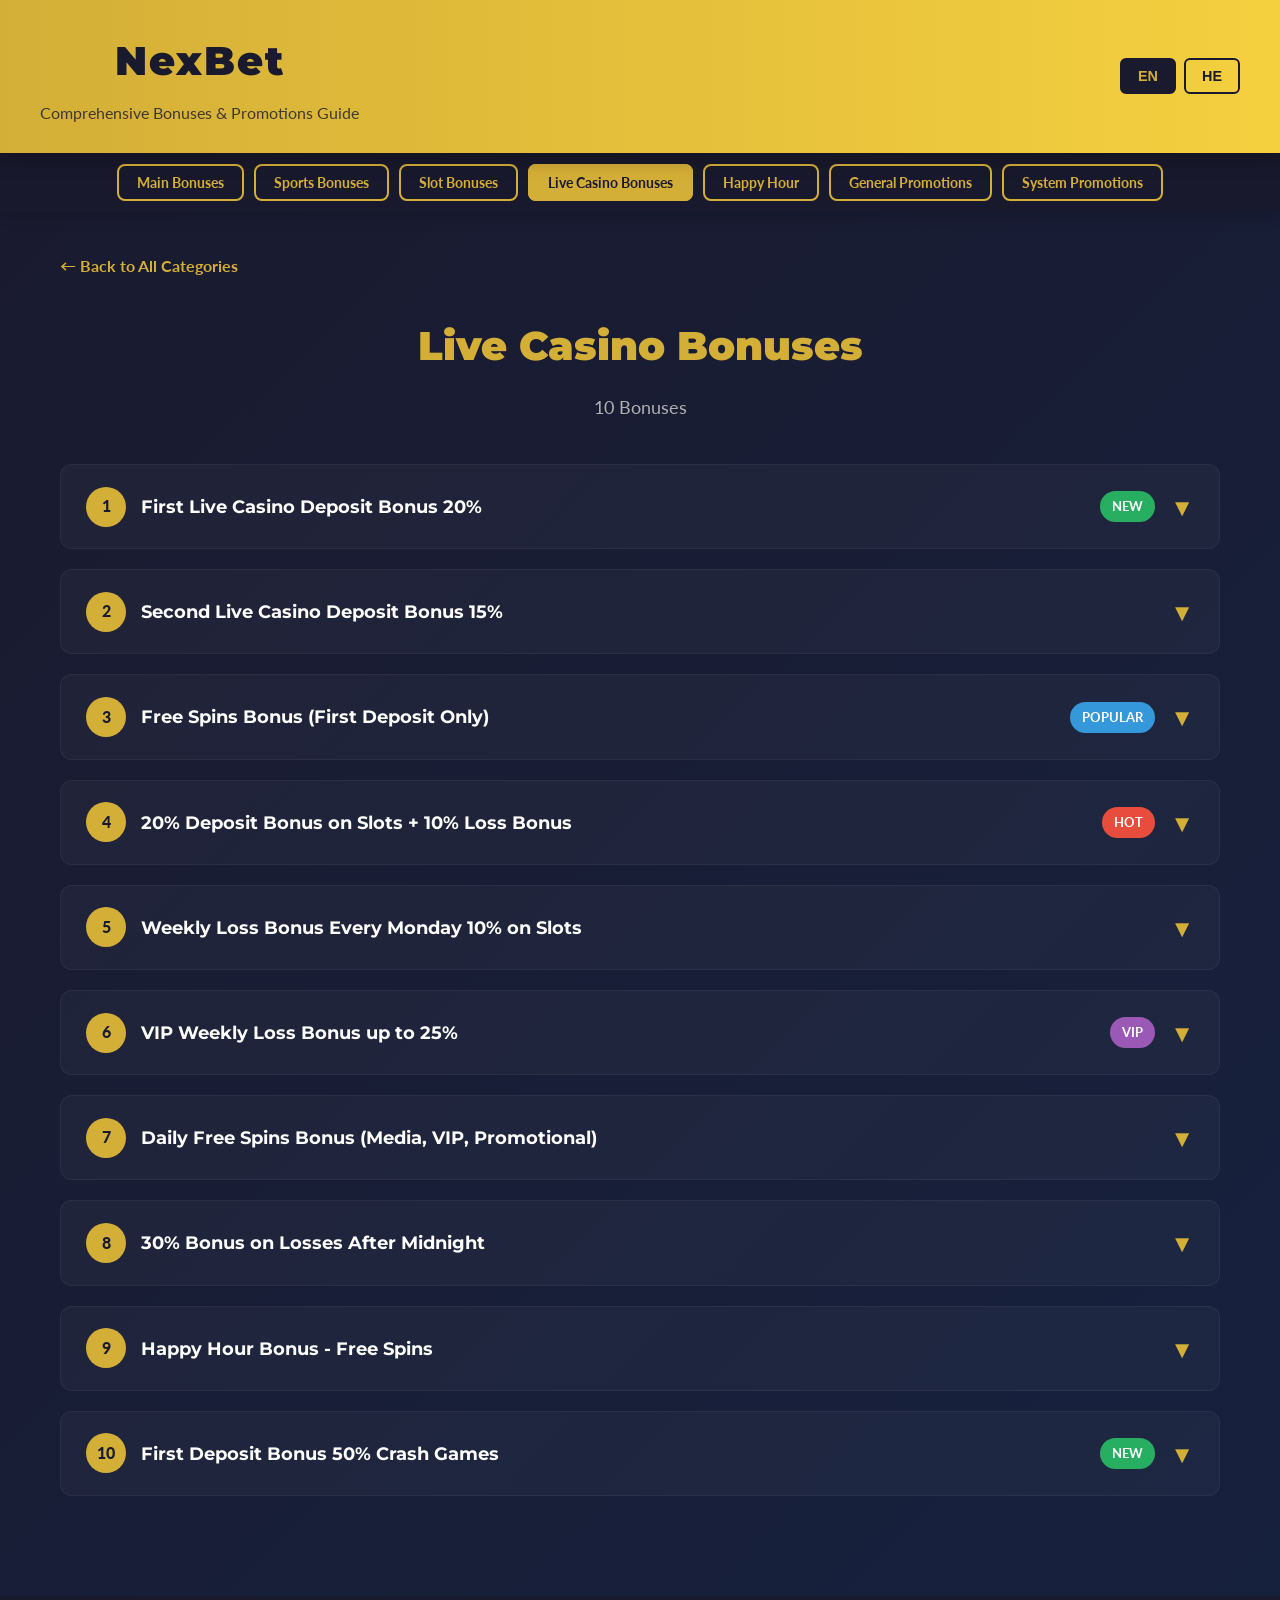
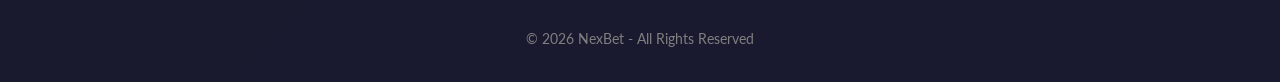
<file: pages/casino.html>
<!DOCTYPE html>
<html lang="en" dir="ltr">
<head>
    <meta charset="UTF-8">
    <meta name="viewport" content="width=device-width, initial-scale=1.0">
    <title>NexBet - Live Casino Bonuses</title>
    <link href="https://fonts.googleapis.com/css2?family=Montserrat:wght@700;900&family=Lato:wght@400;700&display=swap" rel="stylesheet">
    <link rel="stylesheet" href="../css/style.css">
</head>
<body data-page="casino">
    <div class="header">
        <div class="header-inner">
            <div>
                <a href="../index.html" class="logo">NexBet</a>
                <div class="header-subtitle" data-i18n="siteSubtitle">Comprehensive Bonuses & Promotions Guide</div>
            </div>
            <div class="lang-switcher">
                <button class="lang-btn active" data-lang="en" onclick="setLanguage('en')">EN</button>
                <button class="lang-btn" data-lang="he" onclick="setLanguage('he')">HE</button>
            </div>
        </div>
    </div>
    <nav class="navigation">
        <ul class="nav-links">
            <li><a href="main-bonuses.html">Main Bonuses</a></li>
            <li><a href="sports.html" data-i18n="sportsBonuses">Sports Bonuses</a></li>
            <li><a href="slots.html" data-i18n="slotBonuses">Slot Bonuses</a></li>
            <li><a href="casino.html" class="active" data-i18n="casinoBonuses">Live Casino Bonuses</a></li>
            <li><a href="happy-hour.html" data-i18n="happyHour">Happy Hour</a></li>
            <li><a href="promotions.html" data-i18n="generalPromotions">General Promotions</a></li>
            <li><a href="system.html" data-i18n="systemPromotions">System Promotions</a></li>
        </ul>
    </nav>
    <div class="container">
        <a href="../index.html" class="back-btn" data-i18n="backToHome">&larr; Back to All Categories</a>
        <div class="page-header">
            <h1 data-i18n="casinoBonuses">Live Casino Bonuses</h1>
            <p>10 Bonuses</p>
        </div>
        <div id="bonus-container" class="bonus-list"></div>
    </div>
    <div class="footer">
        <p data-i18n="footer">&copy; 2026 NexBet - All Rights Reserved</p>
    </div>
    <script src="../js/i18n.js"></script>
    <script src="../js/app.js"></script>
</body>
</html>
</file>
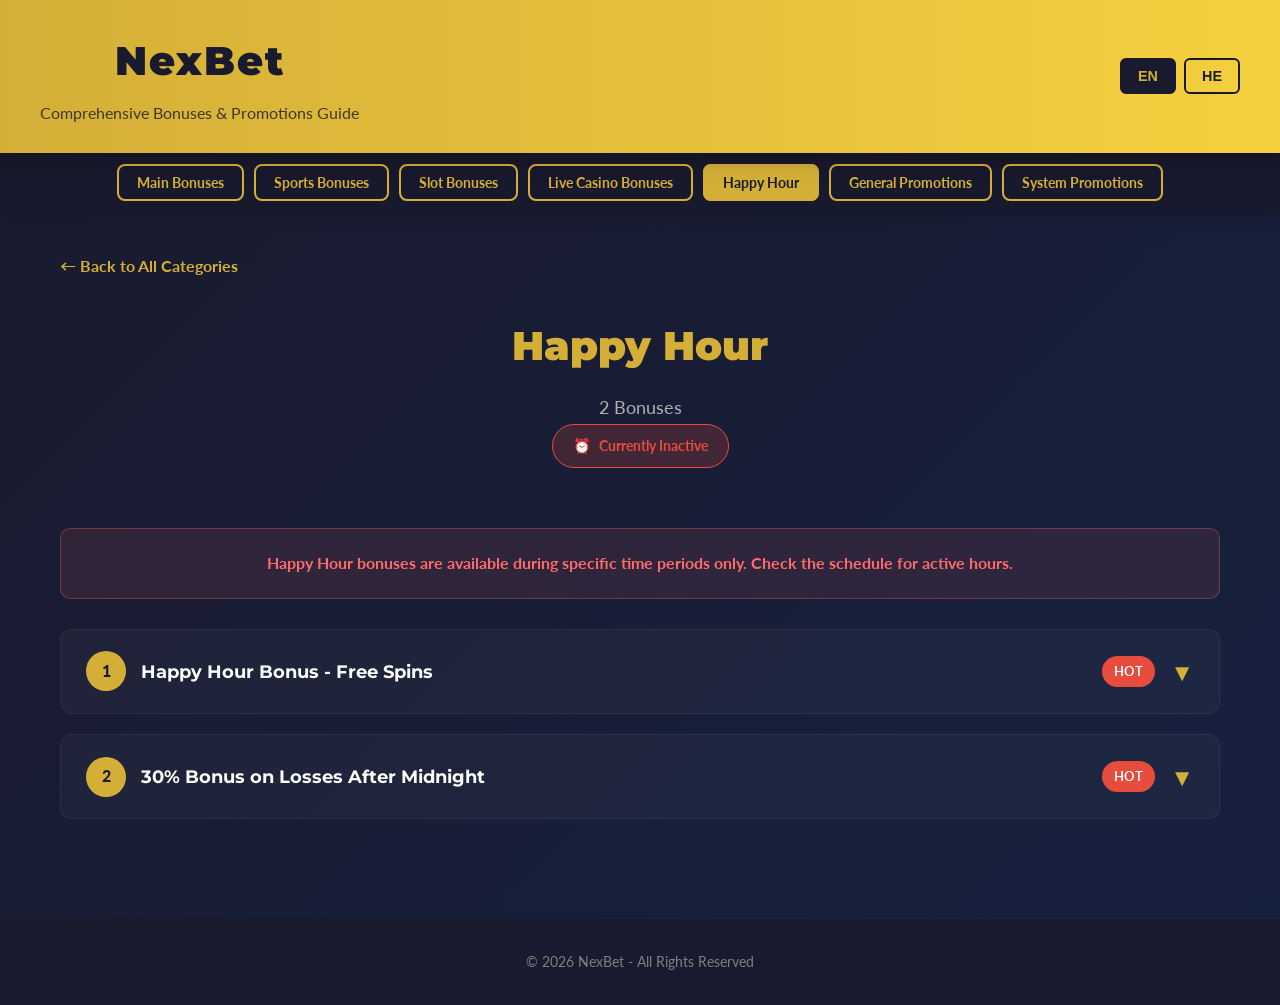
<file: pages/happy-hour.html>
<!DOCTYPE html>
<html lang="en" dir="ltr">
<head>
    <meta charset="UTF-8">
    <meta name="viewport" content="width=device-width, initial-scale=1.0">
    <title>NexBet - Happy Hour Bonuses</title>
    <link href="https://fonts.googleapis.com/css2?family=Montserrat:wght@700;900&family=Lato:wght@400;700&display=swap" rel="stylesheet">
    <link rel="stylesheet" href="../css/style.css">
</head>
<body data-page="happyhour">
    <div class="header">
        <div class="header-inner">
            <div>
                <a href="../index.html" class="logo">NexBet</a>
                <div class="header-subtitle" data-i18n="siteSubtitle">Comprehensive Bonuses & Promotions Guide</div>
            </div>
            <div class="lang-switcher">
                <button class="lang-btn active" data-lang="en" onclick="setLanguage('en')">EN</button>
                <button class="lang-btn" data-lang="he" onclick="setLanguage('he')">HE</button>
            </div>
        </div>
    </div>
    <nav class="navigation">
        <ul class="nav-links">
            <li><a href="main-bonuses.html">Main Bonuses</a></li>
            <li><a href="sports.html" data-i18n="sportsBonuses">Sports Bonuses</a></li>
            <li><a href="slots.html" data-i18n="slotBonuses">Slot Bonuses</a></li>
            <li><a href="casino.html" data-i18n="casinoBonuses">Live Casino Bonuses</a></li>
            <li><a href="happy-hour.html" class="active" data-i18n="happyHour">Happy Hour</a></li>
            <li><a href="promotions.html" data-i18n="generalPromotions">General Promotions</a></li>
            <li><a href="system.html" data-i18n="systemPromotions">System Promotions</a></li>
        </ul>
    </nav>
    <div class="container">
        <a href="../index.html" class="back-btn" data-i18n="backToHome">&larr; Back to All Categories</a>
        <div class="page-header">
            <h1 data-i18n="happyHour">Happy Hour</h1>
            <p>2 Bonuses</p>
            <div class="happy-hour-badge inactive">
                <span>&#9200;</span>
                <span data-i18n="happyHourInactive">Currently Inactive</span>
            </div>
        </div>
        <div style="background:rgba(255,107,107,0.1);border:1px solid rgba(255,107,107,0.3);border-radius:10px;padding:20px;margin-bottom:30px;text-align:center;">
            <p data-i18n="happyHourNote" style="color:#ff6b6b;font-weight:700;">Happy Hour bonuses are available during specific time periods only. Check the schedule for active hours.</p>
        </div>
        <div id="bonus-container" class="bonus-list"></div>
    </div>
    <div class="footer">
        <p data-i18n="footer">&copy; 2026 NexBet - All Rights Reserved</p>
    </div>
    <script src="../js/i18n.js"></script>
    <script src="../js/app.js"></script>
</body>
</html>
</file>
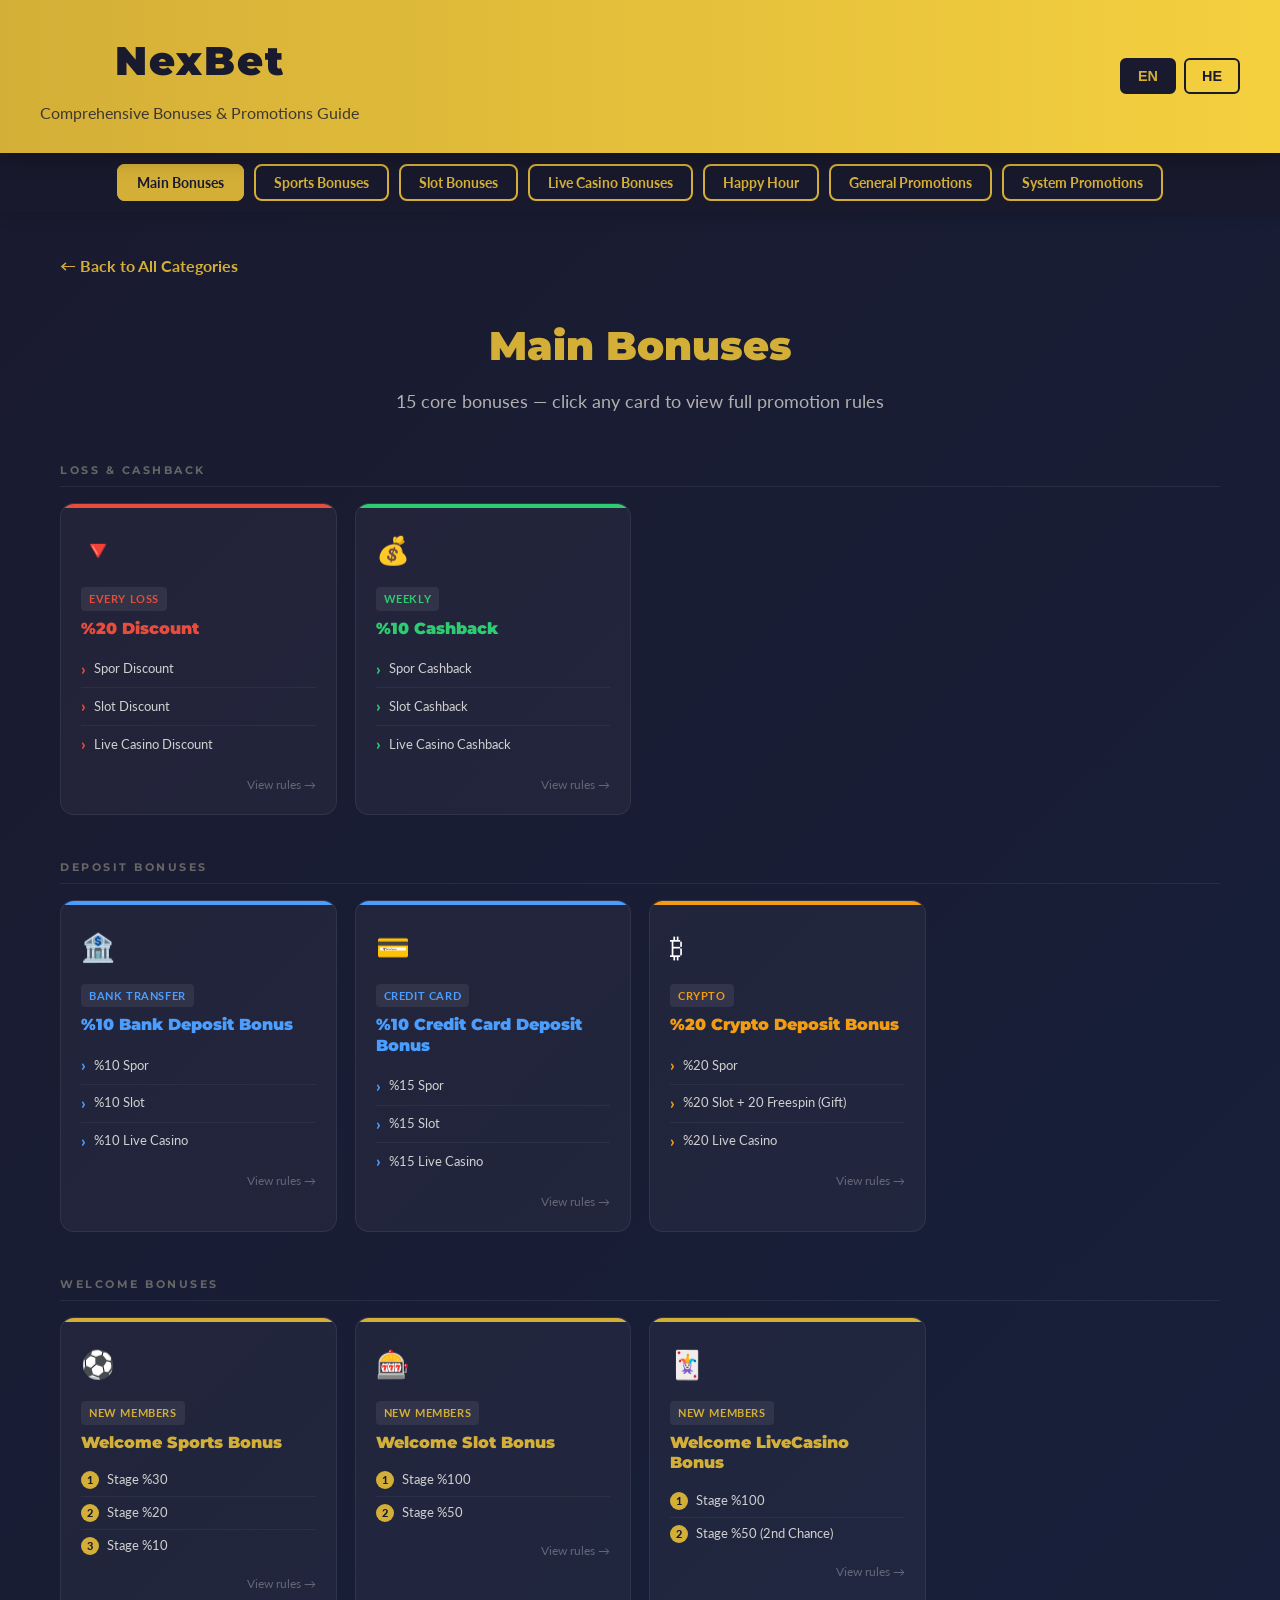
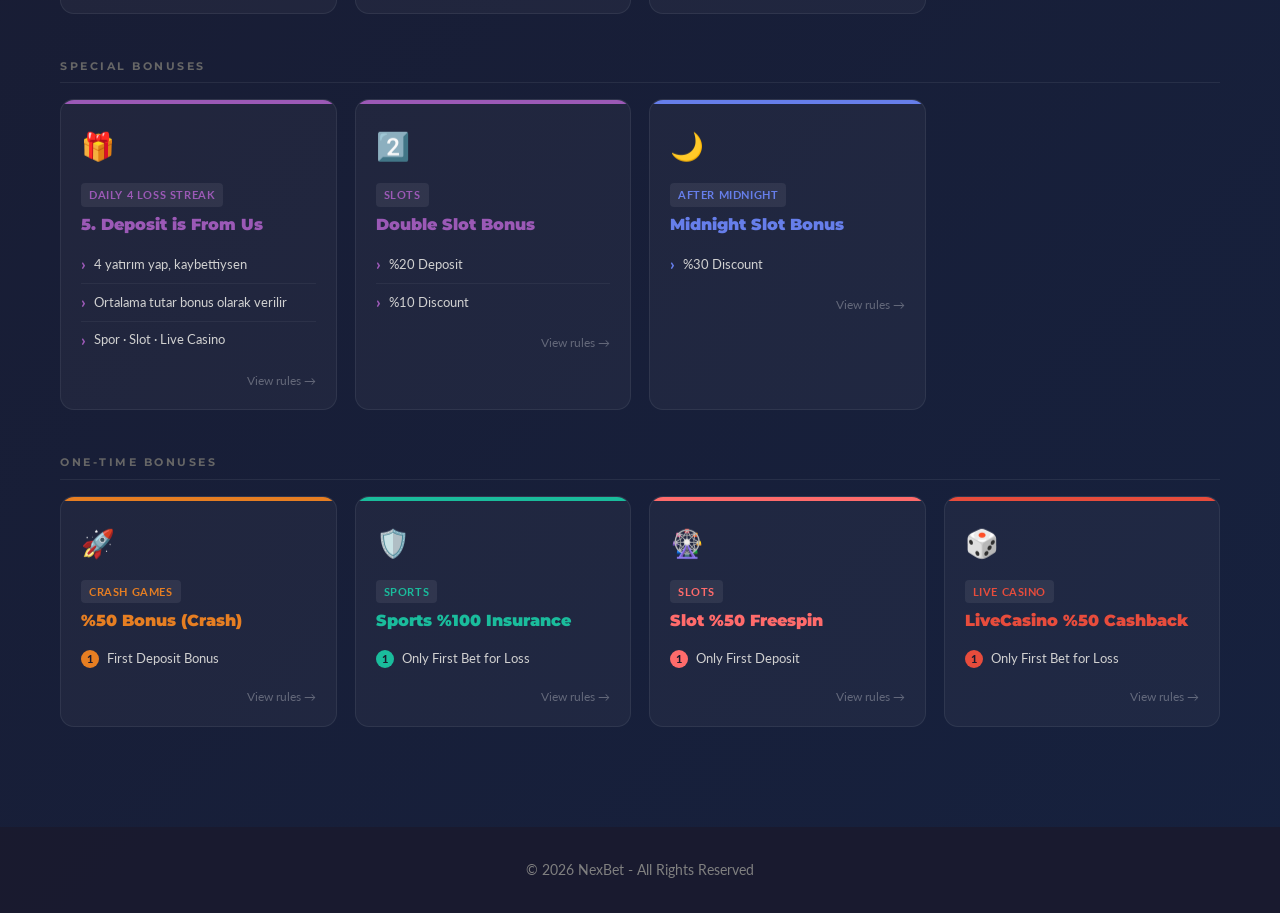
<file: pages/main-bonuses.html>
<!DOCTYPE html>
<html lang="en" dir="ltr">
<head>
    <meta charset="UTF-8">
    <meta name="viewport" content="width=device-width, initial-scale=1.0">
    <title>NexBet - Main Bonuses</title>
    <link href="https://fonts.googleapis.com/css2?family=Montserrat:wght@700;900&family=Lato:wght@400;700&display=swap" rel="stylesheet">
    <link rel="stylesheet" href="../css/style.css">
    <style>
        /* ── GRID & CARDS ── */
        .main-bonuses-grid {
            display: grid;
            grid-template-columns: repeat(auto-fill, minmax(270px, 1fr));
            gap: 18px;
            margin-top: 16px;
        }
        .mb-card {
            background: rgba(255,255,255,0.04);
            border-radius: 14px;
            border: 1px solid rgba(255,255,255,0.07);
            padding: 22px 20px 18px;
            transition: transform 0.22s ease, box-shadow 0.22s ease, border-color 0.22s ease;
            position: relative;
            overflow: hidden;
            cursor: pointer;
        }
        .mb-card::before {
            content: '';
            position: absolute;
            top: 0; left: 0; right: 0;
            height: 4px;
            background: var(--ca, #d4af37);
            border-radius: 14px 14px 0 0;
        }
        .mb-card:hover {
            transform: translateY(-4px);
            box-shadow: 0 14px 36px rgba(0,0,0,0.4);
            border-color: rgba(255,255,255,0.15);
        }
        .mb-card-icon { font-size: 1.7rem; margin-bottom: 8px; display: block; }
        .mb-card-tag {
            display: inline-block;
            background: rgba(255,255,255,0.07);
            color: var(--ca, #d4af37);
            font-size: 0.68rem;
            font-weight: 700;
            padding: 2px 8px;
            border-radius: 4px;
            margin-bottom: 8px;
            text-transform: uppercase;
            letter-spacing: 0.6px;
        }
        .mb-card-title {
            font-family: 'Montserrat', sans-serif;
            font-size: 1rem;
            font-weight: 900;
            color: var(--ca, #d4af37);
            margin-bottom: 11px;
            line-height: 1.3;
        }
        .mb-card ul, .mb-card ol { list-style: none; padding: 0; margin: 0; counter-reset: c; }
        .mb-card li {
            font-size: 0.83rem;
            color: #d0d0d0;
            padding: 4px 0;
            border-bottom: 1px solid rgba(255,255,255,0.05);
            display: flex;
            align-items: center;
            gap: 8px;
            counter-increment: c;
        }
        .mb-card li:last-child { border-bottom: none; }
        .mb-card ul li::before { content: '›'; color: var(--ca, #d4af37); font-weight: 900; font-size: 1rem; flex-shrink: 0; }
        .mb-card ol li::before {
            content: counter(c);
            background: var(--ca, #d4af37);
            color: #1a1a2e;
            font-weight: 900;
            font-size: 0.7rem;
            width: 18px; height: 18px;
            border-radius: 50%;
            display: flex; align-items: center; justify-content: center;
            flex-shrink: 0;
        }
        .mb-click-hint {
            margin-top: 12px;
            font-size: 0.72rem;
            color: rgba(255,255,255,0.3);
            text-align: right;
        }

        /* Color accents */
        .mb-discount  { --ca: #e74c3c; }
        .mb-cashback  { --ca: #2ecc71; }
        .mb-deposit   { --ca: #4a9eff; }
        .mb-crypto    { --ca: #f39c12; }
        .mb-welcome   { --ca: #d4af37; }
        .mb-special   { --ca: #9b59b6; }
        .mb-midnight  { --ca: #667eea; }
        .mb-crash     { --ca: #e67e22; }
        .mb-insurance { --ca: #1abc9c; }
        .mb-freespin  { --ca: #ff6b6b; }
        .mb-live      { --ca: #e74c3c; }

        /* ── SECTION LABELS ── */
        .section-label {
            font-family: 'Montserrat', sans-serif;
            font-size: 0.7rem;
            font-weight: 700;
            color: #666;
            text-transform: uppercase;
            letter-spacing: 2.5px;
            margin: 42px 0 6px;
        }
        .section-divider {
            border: none;
            border-top: 1px solid rgba(255,255,255,0.07);
            margin-bottom: 0;
        }
        .page-intro {
            text-align: center;
            color: var(--text-muted);
            font-size: 0.95rem;
            margin-top: -6px;
        }

        /* ── MODAL ── */
        .modal-overlay {
            display: none;
            position: fixed;
            inset: 0;
            background: rgba(0,0,0,0.75);
            z-index: 9000;
            align-items: center;
            justify-content: center;
            padding: 20px;
            backdrop-filter: blur(4px);
        }
        .modal-overlay.open { display: flex; }

        .modal-box {
            background: #1a1a2e;
            border-radius: 16px;
            border: 1px solid rgba(255,255,255,0.1);
            max-width: 680px;
            width: 100%;
            max-height: 88vh;
            overflow-y: auto;
            position: relative;
            box-shadow: 0 24px 64px rgba(0,0,0,0.6);
        }
        .modal-header {
            padding: 24px 28px 16px;
            border-bottom: 1px solid rgba(255,255,255,0.07);
            position: sticky;
            top: 0;
            background: #1a1a2e;
            z-index: 1;
            display: flex;
            align-items: flex-start;
            justify-content: space-between;
            gap: 16px;
        }
        .modal-header-left { display: flex; align-items: center; gap: 14px; }
        .modal-icon { font-size: 2rem; }
        .modal-title-wrap {}
        .modal-tag {
            display: inline-block;
            font-size: 0.65rem;
            font-weight: 700;
            text-transform: uppercase;
            letter-spacing: 0.8px;
            padding: 2px 8px;
            border-radius: 4px;
            margin-bottom: 4px;
            background: rgba(255,255,255,0.08);
        }
        .modal-title {
            font-family: 'Montserrat', sans-serif;
            font-size: 1.25rem;
            font-weight: 900;
            line-height: 1.2;
        }
        .modal-close {
            background: rgba(255,255,255,0.08);
            border: none;
            color: #fff;
            font-size: 1.3rem;
            width: 34px; height: 34px;
            border-radius: 8px;
            cursor: pointer;
            display: flex; align-items: center; justify-content: center;
            flex-shrink: 0;
            transition: background 0.2s;
        }
        .modal-close:hover { background: rgba(255,255,255,0.16); }

        .modal-body { padding: 20px 28px 28px; }

        /* Param grid */
        .param-grid {
            display: grid;
            grid-template-columns: repeat(auto-fill, minmax(180px, 1fr));
            gap: 10px;
            margin-bottom: 22px;
        }
        .param-item {
            background: rgba(255,255,255,0.04);
            border-radius: 10px;
            padding: 12px 14px;
            border: 1px solid rgba(255,255,255,0.06);
        }
        .param-label {
            font-size: 0.68rem;
            font-weight: 700;
            text-transform: uppercase;
            letter-spacing: 0.8px;
            color: #888;
            margin-bottom: 4px;
        }
        .param-value {
            font-family: 'Montserrat', sans-serif;
            font-size: 0.95rem;
            font-weight: 700;
            color: #fff;
        }
        .param-value.highlight { color: var(--modal-accent, #d4af37); }

        /* Rules section */
        .modal-section-title {
            font-family: 'Montserrat', sans-serif;
            font-size: 0.72rem;
            font-weight: 700;
            text-transform: uppercase;
            letter-spacing: 1.5px;
            color: #777;
            margin: 20px 0 10px;
        }
        .rule-list {
            list-style: none;
            padding: 0;
            margin: 0;
            display: flex;
            flex-direction: column;
            gap: 6px;
        }
        .rule-list li {
            font-size: 0.875rem;
            color: #d0d0d0;
            padding: 8px 12px;
            background: rgba(255,255,255,0.03);
            border-radius: 8px;
            border-left: 3px solid var(--modal-accent, #d4af37);
            line-height: 1.5;
        }

        /* Stage blocks */
        .stage-block {
            border: 1px solid rgba(255,255,255,0.08);
            border-radius: 12px;
            margin-bottom: 12px;
            overflow: hidden;
        }
        .stage-block-header {
            background: rgba(255,255,255,0.05);
            padding: 10px 16px;
            font-family: 'Montserrat', sans-serif;
            font-size: 0.85rem;
            font-weight: 700;
            color: var(--modal-accent, #d4af37);
            display: flex;
            align-items: center;
            gap: 10px;
        }
        .stage-num {
            background: var(--modal-accent, #d4af37);
            color: #1a1a2e;
            font-size: 0.7rem;
            font-weight: 900;
            width: 22px; height: 22px;
            border-radius: 50%;
            display: flex; align-items: center; justify-content: center;
            flex-shrink: 0;
        }
        .stage-block-body {
            display: grid;
            grid-template-columns: repeat(auto-fill, minmax(150px, 1fr));
            gap: 8px;
            padding: 12px 16px;
        }
        .stage-param { }
        .stage-param .param-label { font-size: 0.62rem; }
        .stage-param .param-value { font-size: 0.85rem; }

        /* Warning box */
        .modal-warning {
            background: rgba(231,76,60,0.1);
            border: 1px solid rgba(231,76,60,0.3);
            border-radius: 10px;
            padding: 12px 16px;
            font-size: 0.82rem;
            color: #f39c9c;
            margin-top: 18px;
            line-height: 1.6;
        }
        .modal-note {
            background: rgba(74,158,255,0.08);
            border: 1px solid rgba(74,158,255,0.2);
            border-radius: 10px;
            padding: 12px 16px;
            font-size: 0.82rem;
            color: #a8cfff;
            margin-top: 12px;
            line-height: 1.6;
        }
    </style>
</head>
<body data-page="main-bonuses">

    <!-- ═══════════════ HEADER ═══════════════ -->
    <div class="header">
        <div class="header-inner">
            <div>
                <a href="../index.html" class="logo">NexBet</a>
                <div class="header-subtitle">Comprehensive Bonuses &amp; Promotions Guide</div>
            </div>
            <div class="lang-switcher">
                <button class="lang-btn active" data-lang="en" onclick="setLanguage('en')">EN</button>
                <button class="lang-btn" data-lang="he" onclick="setLanguage('he')">HE</button>
            </div>
        </div>
    </div>

    <nav class="navigation">
        <ul class="nav-links">
            <li><a href="main-bonuses.html" class="active">Main Bonuses</a></li>
            <li><a href="sports.html" data-i18n="sportsBonuses">Sports Bonuses</a></li>
            <li><a href="slots.html" data-i18n="slotBonuses">Slot Bonuses</a></li>
            <li><a href="casino.html" data-i18n="casinoBonuses">Live Casino Bonuses</a></li>
            <li><a href="happy-hour.html" data-i18n="happyHour">Happy Hour</a></li>
            <li><a href="promotions.html" data-i18n="generalPromotions">General Promotions</a></li>
            <li><a href="system.html" data-i18n="systemPromotions">System Promotions</a></li>
        </ul>
    </nav>

    <!-- ═══════════════ CONTENT ═══════════════ -->
    <div class="container">
        <a href="../index.html" class="back-btn">&larr; Back to All Categories</a>
        <div class="page-header">
            <h1>Main Bonuses</h1>
            <p class="page-intro">15 core bonuses — click any card to view full promotion rules</p>
        </div>

        <!-- LOSS & CASHBACK -->
        <p class="section-label">Loss &amp; Cashback</p>
        <hr class="section-divider">
        <div class="main-bonuses-grid">

            <div class="mb-card mb-discount" onclick="openModal('discount20')">
                <span class="mb-card-icon">🔻</span>
                <div class="mb-card-tag">Every Loss</div>
                <div class="mb-card-title">%20 Discount</div>
                <ul>
                    <li>Spor Discount</li>
                    <li>Slot Discount</li>
                    <li>Live Casino Discount</li>
                </ul>
                <div class="mb-click-hint">View rules →</div>
            </div>

            <div class="mb-card mb-cashback" onclick="openModal('cashback10')">
                <span class="mb-card-icon">💰</span>
                <div class="mb-card-tag">Weekly</div>
                <div class="mb-card-title">%10 Cashback</div>
                <ul>
                    <li>Spor Cashback</li>
                    <li>Slot Cashback</li>
                    <li>Live Casino Cashback</li>
                </ul>
                <div class="mb-click-hint">View rules →</div>
            </div>

        </div>

        <!-- DEPOSIT BONUSES -->
        <p class="section-label">Deposit Bonuses</p>
        <hr class="section-divider">
        <div class="main-bonuses-grid">

            <div class="mb-card mb-deposit" onclick="openModal('bank10')">
                <span class="mb-card-icon">🏦</span>
                <div class="mb-card-tag">Bank Transfer</div>
                <div class="mb-card-title">%10 Bank Deposit Bonus</div>
                <ul>
                    <li>%10 Spor</li>
                    <li>%10 Slot</li>
                    <li>%10 Live Casino</li>
                </ul>
                <div class="mb-click-hint">View rules →</div>
            </div>

            <div class="mb-card mb-deposit" onclick="openModal('cc15')">
                <span class="mb-card-icon">💳</span>
                <div class="mb-card-tag">Credit Card</div>
                <div class="mb-card-title">%10 Credit Card Deposit Bonus</div>
                <ul>
                    <li>%15 Spor</li>
                    <li>%15 Slot</li>
                    <li>%15 Live Casino</li>
                </ul>
                <div class="mb-click-hint">View rules →</div>
            </div>

            <div class="mb-card mb-crypto" onclick="openModal('crypto20')">
                <span class="mb-card-icon">₿</span>
                <div class="mb-card-tag">Crypto</div>
                <div class="mb-card-title">%20 Crypto Deposit Bonus</div>
                <ul>
                    <li>%20 Spor</li>
                    <li>%20 Slot + 20 Freespin (Gift)</li>
                    <li>%20 Live Casino</li>
                </ul>
                <div class="mb-click-hint">View rules →</div>
            </div>

        </div>

        <!-- WELCOME BONUSES -->
        <p class="section-label">Welcome Bonuses</p>
        <hr class="section-divider">
        <div class="main-bonuses-grid">

            <div class="mb-card mb-welcome" onclick="openModal('welcomeSports')">
                <span class="mb-card-icon">⚽</span>
                <div class="mb-card-tag">New Members</div>
                <div class="mb-card-title">Welcome Sports Bonus</div>
                <ol>
                    <li>Stage %30</li>
                    <li>Stage %20</li>
                    <li>Stage %10</li>
                </ol>
                <div class="mb-click-hint">View rules →</div>
            </div>

            <div class="mb-card mb-welcome" onclick="openModal('welcomeSlots')">
                <span class="mb-card-icon">🎰</span>
                <div class="mb-card-tag">New Members</div>
                <div class="mb-card-title">Welcome Slot Bonus</div>
                <ol>
                    <li>Stage %100</li>
                    <li>Stage %50</li>
                </ol>
                <div class="mb-click-hint">View rules →</div>
            </div>

            <div class="mb-card mb-welcome" onclick="openModal('welcomeLiveCasino')">
                <span class="mb-card-icon">🃏</span>
                <div class="mb-card-tag">New Members</div>
                <div class="mb-card-title">Welcome LiveCasino Bonus</div>
                <ol>
                    <li>Stage %100</li>
                    <li>Stage %50 (2nd Chance)</li>
                </ol>
                <div class="mb-click-hint">View rules →</div>
            </div>

        </div>

        <!-- SPECIAL BONUSES -->
        <p class="section-label">Special Bonuses</p>
        <hr class="section-divider">
        <div class="main-bonuses-grid">

            <div class="mb-card mb-special" onclick="openModal('deposit5th')">
                <span class="mb-card-icon">🎁</span>
                <div class="mb-card-tag">Daily 4 Loss Streak</div>
                <div class="mb-card-title">5. Deposit is From Us</div>
                <ul>
                    <li>4 yatırım yap, kaybettiysen</li>
                    <li>Ortalama tutar bonus olarak verilir</li>
                    <li>Spor · Slot · Live Casino</li>
                </ul>
                <div class="mb-click-hint">View rules →</div>
            </div>

            <div class="mb-card mb-special" onclick="openModal('doubleSlot')">
                <span class="mb-card-icon">2️⃣</span>
                <div class="mb-card-tag">Slots</div>
                <div class="mb-card-title">Double Slot Bonus</div>
                <ul>
                    <li>%20 Deposit</li>
                    <li>%10 Discount</li>
                </ul>
                <div class="mb-click-hint">View rules →</div>
            </div>

            <div class="mb-card mb-midnight" onclick="openModal('midnight')">
                <span class="mb-card-icon">🌙</span>
                <div class="mb-card-tag">After Midnight</div>
                <div class="mb-card-title">Midnight Slot Bonus</div>
                <ul>
                    <li>%30 Discount</li>
                </ul>
                <div class="mb-click-hint">View rules →</div>
            </div>

        </div>

        <!-- ONE-TIME BONUSES -->
        <p class="section-label">One-Time Bonuses</p>
        <hr class="section-divider">
        <div class="main-bonuses-grid">

            <div class="mb-card mb-crash" onclick="openModal('crash50')">
                <span class="mb-card-icon">🚀</span>
                <div class="mb-card-tag">Crash Games</div>
                <div class="mb-card-title">%50 Bonus (Crash)</div>
                <ol>
                    <li>First Deposit Bonus</li>
                </ol>
                <div class="mb-click-hint">View rules →</div>
            </div>

            <div class="mb-card mb-insurance" onclick="openModal('insurance100')">
                <span class="mb-card-icon">🛡️</span>
                <div class="mb-card-tag">Sports</div>
                <div class="mb-card-title">Sports %100 Insurance</div>
                <ol>
                    <li>Only First Bet for Loss</li>
                </ol>
                <div class="mb-click-hint">View rules →</div>
            </div>

            <div class="mb-card mb-freespin" onclick="openModal('freespin')">
                <span class="mb-card-icon">🎡</span>
                <div class="mb-card-tag">Slots</div>
                <div class="mb-card-title">Slot %50 Freespin</div>
                <ol>
                    <li>Only First Deposit</li>
                </ol>
                <div class="mb-click-hint">View rules →</div>
            </div>

            <div class="mb-card mb-live" onclick="openModal('liveCashback50')">
                <span class="mb-card-icon">🎲</span>
                <div class="mb-card-tag">Live Casino</div>
                <div class="mb-card-title">LiveCasino %50 Cashback</div>
                <ol>
                    <li>Only First Bet for Loss</li>
                </ol>
                <div class="mb-click-hint">View rules →</div>
            </div>

        </div>
    </div>

    <div class="footer">
        <p>&copy; 2026 NexBet - All Rights Reserved</p>
    </div>

    <!-- ═══════════════ MODAL OVERLAY ═══════════════ -->
    <div class="modal-overlay" id="modalOverlay" onclick="closeModalOutside(event)">
        <div class="modal-box" id="modalBox">
            <div class="modal-header">
                <div class="modal-header-left">
                    <div class="modal-icon" id="mIcon"></div>
                    <div class="modal-title-wrap">
                        <div class="modal-tag" id="mTag"></div>
                        <div class="modal-title" id="mTitle"></div>
                    </div>
                </div>
                <button class="modal-close" onclick="closeModal()">✕</button>
            </div>
            <div class="modal-body" id="mBody"></div>
        </div>
    </div>

    <script src="../js/i18n.js"></script>
    <script src="../js/app.js"></script>
    <script>
    /* ── BONUS RULES DATA ── */
    const BONUSES = {

      discount20: {
        icon: '🔻', tag: 'Every Loss · Loss Refund', title: '%20 Discount (Every Loss)',
        accent: '#e74c3c',
        params: [
          { label: 'Bonus Type',      value: 'Loss Refund (Discount)', highlight: true },
          { label: 'Rate',            value: '20% of Net Loss', highlight: true },
          { label: 'Min Loss',        value: '200 ₺' },
          { label: 'Max Bonus',       value: '10,000 ₺ per event' },
          { label: 'Wagering',        value: 'x1 (no rollover)' },
          { label: 'Validity',        value: '3 days after credit' },
          { label: 'Activation',      value: 'Player request → system auto-assigns' },
          { label: 'Eligible Players','value': 'All verified accounts' },
        ],
        platforms: ['Sports (Spor)', 'Slots', 'Live Casino'],
        rules: [
          'Net loss is calculated as: Total Deposits − Total Withdrawals = Net Loss. Bonus is applied on the remaining net loss amount.',
          'Bonus is credited within 24 hours after the losing event/session is confirmed.',
          'Each platform (Sports / Slots / Live Casino) is treated as a separate bonus instance.',
          'Bonus funds carry x1 wagering requirement — can be withdrawn after a single qualifying bet.',
          'Bonus is not combined with other loss/cashback promotions for the same session.',
          'Maximum bonus credit per event/session is 10,000 ₺ regardless of total loss.',
          'Bonus expires automatically after 3 days if wagering requirement is not completed.',
          'Self-excluded or suspended accounts are not eligible.',
        ],
        note: 'Digitain Config: Bonus Type → "Loss Bonus". Trigger: Player request (system auto-assigns if eligible). Apply per platform separately. Set rollover multiplier to x1.',
      },

      cashback10: {
        icon: '💰', tag: 'Weekly · Every Thursday', title: '%10 Weekly Cashback',
        accent: '#2ecc71',
        maxWithdrawal: '10x bonus amount',
        params: [
          { label: 'Bonus Type',   value: 'Weekly Cashback', highlight: true },
          { label: 'Rate',         value: '10% of Weekly Net Loss', highlight: true },
          { label: 'Min Loss',     value: '1,000 ₺ (weekly)' },
          { label: 'Max Cashback', value: '10,000 ₺ per week' },
          { label: 'Wagering',     value: 'x5 (bonus amount)' },
          { label: 'Period',       value: 'Thu 00:00 – Wed 23:59' },
          { label: 'Credit Day',   value: 'Every Thursday' },
          { label: 'Validity',     value: '3 days after credit' },
        ],
        platforms: ['Sports (Spor)', 'Slots', 'Live Casino'],
        rules: [
          'Calculation period: Thursday 00:00 to Wednesday 23:59 (UTC+3).',
          'Cashback is credited every Thursday for the previous Thu–Wed period\'s net losses.',
          'Net loss = Total Deposits − Total Withdrawals. Bonus is applied on the remaining net loss amount.',
          'Wagering requirement: x5 on bonus amount before withdrawal.',
          'Each platform is calculated separately; player receives cashback for each platform they lost on.',
          'If a player has an active bonus during the period, only real-money losses count.',
          'Minimum weekly net loss must reach 1,000 ₺ to qualify for the cashback.',
          'Maximum cashback per week is capped at 10,000 ₺ across all platforms combined.',
          'Maximum withdrawal from this bonus is 10x the bonus amount received.',
          'Bonus expires after 3 days if not used; expired cashback is not re-credited.',
        ],
        note: 'Digitain Config: Bonus Type → "Cashback". Schedule: Weekly (Thursday). Rollover: x5. Max withdrawal: 10x bonus. Separate bonus instances per platform recommended.',
      },

      bank10: {
        icon: '🏦', tag: 'Deposit Method · Bank Transfer', title: '%10 Bank Deposit Bonus',
        accent: '#4a9eff',
        maxWithdrawal: 'No limit',
        params: [
          { label: 'Bonus Type',      value: 'Deposit Bonus', highlight: true },
          { label: 'Rate',            value: '10%', highlight: true },
          { label: 'Method',          value: 'Bank Transfer Only' },
          { label: 'Min Deposit',     value: '100 ₺' },
          { label: 'Max Bonus/Dep.',  value: '1,000 ₺ per deposit' },
          { label: 'Max Bonus/Day',   value: '10,000 ₺ per day' },
          { label: 'Wagering (Sports)',      value: 'x2 (bonus amount)' },
          { label: 'Wagering (Slot/Live)',   value: 'x4 (bonus amount)' },
          { label: 'Validity',               value: '7 days after activation' },
          { label: 'Bet Type',               value: 'Min 2 matches, odds ≥ 1.50' },
          { label: 'Sports',                 value: 'All sports included' },
        ],
        platforms: ['Sports (Spor)', 'Slots', 'Live Casino'],
        rules: [
          'Bonus is triggered when a deposit is made via Bank Transfer (EFT/Havale).',
          'Bonus rate is 10% on all three platforms — Sports, Slots, and Live Casino.',
          'Player must request the bonus via the Bonus Request section before depositing.',
          'Minimum qualifying deposit: 100 ₺.',
          'Maximum bonus per deposit: 1,000 ₺.',
          'Maximum total bonus credited per day: 10,000 ₺.',
          'Wagering requirement: x2 on bonus amount for Sports, x4 on bonus amount for Slots and Live Casino.',
          'Sports wagers must be combined bets with minimum 2 matches, each selection at odds ≥ 1.50.',
          'All sports disciplines are eligible for wagering contribution.',
          'No maximum withdrawal limit applies to winnings from this bonus.',
          'Bonus is valid for 7 days from activation; unmet wagering forfeits the bonus.',
          'Bonus cannot be stacked with other deposit bonuses on the same deposit.',
        ],
        note: 'Digitain Config: Bonus Type → "Deposit Bonus". Payment Filter: Bank Transfer. Rate: 10%. Cap: 1,000 ₺/deposit, 10,000 ₺/day. Rollover: x2 Sports / x4 Slots & Live Casino (bonus only). Min odds: 1.50, min selections: 2. No withdrawal cap.',
      },

      cc15: {
        icon: '💳', tag: 'Deposit Method · Credit Card', title: '%10 Credit Card Deposit Bonus (%15 per platform)',
        accent: '#4a9eff',
        maxWithdrawal: 'No limit',
        params: [
          { label: 'Bonus Type',      value: 'Deposit Bonus', highlight: true },
          { label: 'Rate',            value: '%15 (Sports / Slots / Live)', highlight: true },
          { label: 'Method',          value: 'Credit Card Only' },
          { label: 'Min Deposit',     value: '100 ₺' },
          { label: 'Max Bonus/Dep.',  value: '1,000 ₺ per deposit' },
          { label: 'Max Bonus/Day',   value: '10,000 ₺ per day' },
          { label: 'Wagering (Sports)',      value: 'x2 (bonus amount)' },
          { label: 'Wagering (Slot/Live)',   value: 'x4 (bonus amount)' },
          { label: 'Validity',               value: '7 days after activation' },
          { label: 'Bet Type',               value: 'Min 2 matches, odds ≥ 1.50' },
          { label: 'Sports',                 value: 'All sports included' },
        ],
        platforms: ['Sports — %15', 'Slots — %15', 'Live Casino — %15'],
        rules: [
          'Bonus is triggered on deposits made via Credit Card (Visa / Mastercard).',
          'Rate is 15% on all platforms: Sports, Slots, and Live Casino.',
          'Player must request the bonus via the Bonus Request section before depositing.',
          'Minimum qualifying deposit: 100 ₺.',
          'Maximum bonus per deposit: 1,000 ₺.',
          'Maximum total bonus credited per day: 10,000 ₺.',
          'Wagering requirement: x2 on bonus amount for Sports, x4 on bonus amount for Slots and Live Casino.',
          'Sports wagers must be combined bets with minimum 2 matches, each selection at odds ≥ 1.50.',
          'All sports disciplines are eligible for wagering contribution.',
          'No maximum withdrawal limit applies to winnings from this bonus.',
          'Bonus expires after 7 days; unmet wagering forfeits the bonus.',
          'Cannot be combined with other deposit bonuses on the same deposit.',
          'Players with an active deposit or welcome bonus are prohibited from purchasing Free Spins until the wagering requirement is fully completed.',
        ],
        note: 'Digitain Config: Bonus Type → "Deposit Bonus". Payment Filter: Credit Card. Rate: 15%. Cap: 1,000 ₺/deposit, 10,000 ₺/day. Rollover: x2 Sports / x4 Slots & Live Casino (bonus only). Min odds: 1.50, min selections: 2. No withdrawal cap.',
      },

      crypto20: {
        icon: '₿', tag: 'Deposit Method · Cryptocurrency', title: '%20 Crypto Deposit Bonus',
        accent: '#f39c12',
        maxWithdrawal: 'No limit',
        params: [
          { label: 'Bonus Type',      value: 'Deposit Bonus + Free Spins', highlight: true },
          { label: 'Rate',            value: '20% + 20 FS (Slots only)', highlight: true },
          { label: 'Method',          value: 'Crypto Payments Only' },
          { label: 'Min Deposit',     value: '100 ₺ equivalent' },
          { label: 'Max Bonus/Dep.',  value: '1,000 ₺ per deposit' },
          { label: 'Max Bonus/Day',   value: '10,000 ₺ per day' },
          { label: 'Wagering (Sports)',    value: 'x2 bonus · x1 FS' },
          { label: 'Wagering (Slot/Live)', value: 'x4 bonus · x1 FS' },
          { label: 'Free Spins',      value: '20 FS — Sweet Bonanza' },
          { label: 'FS Max Win',      value: '1,000 ₺ → converts to cash' },
          { label: 'Validity',        value: '7 days' },
          { label: 'Bet Type',        value: 'Min 2 matches, odds ≥ 1.50' },
          { label: 'Sports',          value: 'All sports included' },
        ],
        platforms: ['Sports — %20', 'Slots — %20 + 20 Free Spins (gift)', 'Live Casino — %20'],
        rules: [
          'Triggered when a deposit is made via any supported cryptocurrency (BTC, ETH, USDT, etc.).',
          'Bonus rate is 20% across all platforms.',
          'Slots platform receives an additional 20 Free Spins as a gift on top of the 20% deposit bonus.',
          '20 Free Spins are credited exclusively for Sweet Bonanza.',
          'Free Spin winnings carry no wagering requirement — winnings convert directly to real money (cash).',
          'Maximum amount converted to cash from Free Spin winnings: 1,000 ₺.',
          'Deposit bonus (20%) wagering: x2 on bonus amount for Sports, x4 for Slots and Live Casino.',
          'Minimum deposit: 100 ₺ equivalent at time of transaction.',
          'Maximum bonus per deposit: 1,000 ₺. Maximum total bonus per day: 10,000 ₺.',
          'Player must request the bonus via the Bonus Request section before depositing.',
          'Sports wagers must be combined bets with minimum 2 matches, each selection at odds ≥ 1.50.',
          'All sports disciplines are eligible for wagering contribution.',
          'No maximum withdrawal limit applies to winnings from this bonus.',
          'Bonus is valid for 7 days; free spins expire within 24 hours of credit if not used.',
          'Cannot be combined with other deposit bonuses on the same deposit.',
          'Players with an active deposit or welcome bonus are prohibited from purchasing Free Spins until the wagering requirement is fully completed.',
        ],
        note: 'Digitain Config: Deposit Bonus (20%) + Free Spins gift (20 spins on Sweet Bonanza). Payment Filter: Crypto. Cap: 1,000 ₺/deposit, 10,000 ₺/day. Rollover: x2 Sports / x4 Slots & Live Casino (bonus only). FS winnings: no rollover, converts to cash, max 1,000 ₺. Min odds: 1.50, min selections: 2. No withdrawal cap.',
        warning: 'Free Spins must be assigned to Sweet Bonanza in Digitain before the bonus goes live.',
      },

      welcomeSports: {
        icon: '⚽', tag: 'Welcome Package · New Members Only', title: 'Welcome Sports Bonus',
        accent: '#d4af37',
        stages: [
          {
            num: 1, label: '1st Deposit — %30',
            params: [
              { label: 'Rate', value: '30%' },
              { label: 'Min Deposit', value: '100 ₺' },
              { label: 'Max Bonus', value: '3,000 ₺' },
              { label: 'Wagering', value: 'x5 (bonus amount)' },
              { label: 'Bet Type', value: '2-match combo, odds ≥ 1.50' },
              { label: 'Validity', value: '3 days' },
            ]
          },
          {
            num: 2, label: '2nd Deposit — %20',
            params: [
              { label: 'Rate', value: '20%' },
              { label: 'Min Deposit', value: '100 ₺' },
              { label: 'Max Bonus', value: '2,000 ₺' },
              { label: 'Wagering', value: 'x5 (bonus amount)' },
              { label: 'Bet Type', value: '2-match combo, odds ≥ 1.50' },
              { label: 'Validity', value: '3 days' },
            ]
          },
          {
            num: 3, label: '3rd Deposit — %10',
            params: [
              { label: 'Rate', value: '10%' },
              { label: 'Min Deposit', value: '100 ₺' },
              { label: 'Max Bonus', value: '1,000 ₺' },
              { label: 'Wagering', value: 'x5 (bonus amount)' },
              { label: 'Bet Type', value: '2-match combo, odds ≥ 1.50' },
              { label: 'Validity', value: '3 days' },
            ]
          },
        ],
        rules: [
          'Available only to newly registered and fully verified players (KYC complete).',
          'Stages must be completed in order: Stage 1 → Stage 2 → Stage 3.',
          'Stage 2 is unlocked only after Stage 1 wagering requirement is fully met.',
          'Stage 3 is unlocked only after Stage 2 wagering requirement is fully met.',
          'Each stage bonus is only triggered on the corresponding deposit number.',
          'Wagering requirement: x5 on bonus amount for all stages.',
          'Bets must be combined (accumulator) with minimum 2 matches; each selection at odds ≥ 1.50.',
          'All sports disciplines are eligible — no sport restriction applies.',
          'If a stage bonus expires before wagering is met, the remaining stages are forfeited.',
          'This package is a one-time offer — each player may claim it only once.',
          'Bonus funds cannot be withdrawn; only winnings generated from wagering are withdrawable.',
          'Players with an active deposit or welcome bonus are prohibited from purchasing Free Spins until the wagering requirement is fully completed.',
        ],
        note: 'Digitain Config: Multi-stage welcome bonus. Bonus Type → "Deposit Bonus". Platform: Sports. Create 3 separate linked bonuses. Rollover: x5 (bonus only). Min odds: 1.50, min selections: 2.',
        warning: 'If the player does not make the 2nd or 3rd deposit within 30 days of the previous stage activation, the package expires.',
      },

      welcomeSlots: {
        icon: '🎰', tag: 'Welcome Package · New Members Only', title: 'Welcome Slot Bonus',
        accent: '#d4af37',
        maxWithdrawal: '20x deposit amount',
        stages: [
          {
            num: 1, label: '1st Deposit — %100',
            params: [
              { label: 'Rate', value: '100%' },
              { label: 'Min Deposit', value: '100 ₺' },
              { label: 'Max Bonus', value: '1,000 ₺' },
              { label: 'Wagering', value: 'x10 (bonus amount)' },
              { label: 'Platform', value: 'Slots only' },
              { label: 'Validity', value: '7 days' },
            ]
          },
          {
            num: 2, label: '2nd Chance — %50 (Loss Required)',
            params: [
              { label: 'Rate', value: '50%' },
              { label: 'Min Deposit', value: '100 ₺' },
              { label: 'Max Bonus', value: '1,000 ₺' },
              { label: 'Wagering', value: 'x7 (bonus amount)' },
              { label: 'Platform', value: 'Slots only' },
              { label: 'Eligibility', value: 'Stage 1 participant + net loss' },
              { label: 'Validity', value: '7 days' },
            ]
          },
        ],
        rules: [
          'Available only to newly registered and fully verified players.',
          'Stage 1: 100% bonus on first slots deposit, max bonus 1,000 ₺, wagering x10.',
          'Stage 2 is a second chance bonus — it is NOT unlocked by completing Stage 1.',
          'Stage 2 eligibility: player must have participated in Stage 1 AND experienced a net loss.',
          'Net loss condition: Total Deposits − Total Withdrawals must be negative at the end of Stage 1.',
          'Stage 2 is offered as a consolation bonus to players who lost during their Stage 1 experience.',
          'Bonus funds can only be used on Slot games — Live Casino and Sports are excluded.',
          'Minimum qualifying deposit: 100 ₺ per stage.',
          'Maximum withdrawal from this bonus: 20x the deposit amount made at each stage.',
          'Bonus expires after 7 days; unmet wagering forfeits the bonus and any remaining balance.',
          'One-time offer per player — cannot be re-claimed.',
          'Players with an active deposit or welcome bonus are prohibited from purchasing Free Spins until the wagering requirement is fully completed.',
        ],
        note: 'Digitain Config: Stage 1 → Deposit Bonus x10, Slots only. Stage 2 → triggered for Stage 1 participants with net loss (second chance). Rollover: x7. Max withdrawal: 20x deposit. Eligibility: new accounts.',
      },

      welcomeLiveCasino: {
        icon: '🃏', tag: 'Welcome Package · New Members Only', title: 'Welcome LiveCasino Bonus',
        accent: '#d4af37',
        maxWithdrawal: '20x deposit amount',
        stages: [
          {
            num: 1, label: '1st Deposit — %100',
            params: [
              { label: 'Rate', value: '100%' },
              { label: 'Min Deposit', value: '100 ₺' },
              { label: 'Max Bonus', value: '1,000 ₺' },
              { label: 'Wagering', value: 'x10 (bonus amount)' },
              { label: 'Platform', value: 'Live Casino only' },
              { label: 'Validity', value: '7 days' },
            ]
          },
          {
            num: 2, label: '2nd Chance — %50 (Loss Required)',
            params: [
              { label: 'Rate', value: '50%' },
              { label: 'Min Deposit', value: '100 ₺' },
              { label: 'Max Bonus', value: '1,000 ₺' },
              { label: 'Wagering', value: 'x7 (bonus amount)' },
              { label: 'Platform', value: 'Live Casino only' },
              { label: 'Eligibility', value: 'Stage 1 participant + net loss' },
              { label: 'Validity', value: '7 days' },
            ]
          },
        ],
        rules: [
          'Available only to newly registered and fully verified players.',
          'Stage 1: 100% bonus on first Live Casino deposit, max bonus 1,000 ₺, wagering x10.',
          'Stage 2 is a second chance bonus — it is NOT unlocked by completing Stage 1.',
          'Stage 2 eligibility: player must have participated in Stage 1 AND experienced a net loss.',
          'Net loss condition: Total Deposits − Total Withdrawals must be negative at the end of Stage 1.',
          'Stage 2 is offered as a consolation bonus to players who lost during their Stage 1 experience.',
          'Bonus funds can only be used on Live Casino tables — Slots and Sports are excluded.',
          'Minimum qualifying deposit: 100 ₺ per stage.',
          'Maximum withdrawal from this bonus: 20x the deposit amount made at each stage.',
          'Bonus expires after 7 days; unmet wagering forfeits the bonus.',
          'One-time offer per player — cannot be re-claimed.',
          'Players with an active deposit or welcome bonus are prohibited from purchasing Free Spins until the wagering requirement is fully completed.',
        ],
        note: 'Digitain Config: Stage 1 → Deposit Bonus x10, Live Casino only. Stage 2 → triggered for Stage 1 participants with net loss (second chance). Rollover: x7. Max withdrawal: 20x deposit. Eligibility: new accounts.',
      },

      deposit5th: {
        icon: '🎁', tag: 'Loyalty · Daily 4 Loss Streak', title: '5. Deposit is From Us',
        accent: '#9b59b6',
        maxWithdrawal: '10x bonus amount',
        params: [
          { label: 'Bonus Type',    value: 'Arithmetic Average Gift', highlight: true },
          { label: 'Trigger',       value: '4 deposits in a day, all lost', highlight: true },
          { label: 'Bonus Amount',  value: 'Average of 4 deposits', highlight: true },
          { label: 'Max Bonus',     value: '2,000 ₺', highlight: true },
          { label: 'Example',       value: '(1000+500+1000+500)÷4 = 750 ₺' },
          { label: 'Wagering',      value: 'x10 (bonus amount)' },
          { label: 'Sports Bet',    value: '2-match combo, odds ≥ 1.50' },
          { label: 'Validity',      value: '7 days' },
          { label: 'Activation',    value: 'Player request → system auto-assigns' },
        ],
        platforms: ['Sports (Spor)', 'Slots', 'Live Casino'],
        rules: [
          'Trigger condition: player must make exactly 4 deposits within the same calendar day AND lose all 4.',
          'Net loss condition: Total Deposits − Total Withdrawals must be negative for all 4 deposits.',
          'Bonus amount = arithmetic average of the 4 deposit amounts. Maximum bonus credit: 2,000 ₺.',
          'Example: deposits of 1,000 ₺ + 500 ₺ + 1,000 ₺ + 500 ₺ → bonus = (1,000+500+1,000+500) ÷ 4 = 750 ₺.',
          'Bonus is usable on Sports, Slots, and Live Casino.',
          'Wagering requirement: x10 on bonus amount before withdrawal.',
          'Sports wagers must be combined bets with minimum 2 matches, each selection at odds ≥ 1.50.',
          'Maximum withdrawal from this bonus: 10x the bonus amount received.',
          'Bonus expires after 7 days from credit.',
          'Frequency: applicable once per calendar day per player.',
        ],
        note: 'Digitain Config: Bonus Type → "Loss Bonus" (manual calculation). Trigger: 4 losing deposits in one day. Bonus = average of 4 deposits. Rollover: x10. Max withdrawal: 10x bonus. Sports: 2-match combo, min odds 1.50.',
      },

      doubleSlot: {
        icon: '2️⃣', tag: 'Slots · Combined Bonus', title: 'Double Slot Bonus',
        accent: '#9b59b6',
        hideMaxWithdrawal: true,
        params: [
          { label: 'Bonus Type',       value: 'Deposit + Discount Combo', highlight: true },
          { label: 'Deposit Bonus',    value: '%20 on deposit', highlight: true },
          { label: 'Discount Bonus',   value: '%10 on losses (if any)', highlight: true },
          { label: 'Platform',         value: 'Slots only' },
          { label: 'Max Deposit Bonus',value: '2,000 ₺' },
          { label: 'Max Discount',     value: '10,000 ₺' },
          { label: 'Wagering (dep.)',  value: 'x10 (bonus amount)' },
          { label: 'Wagering (disc.)', value: 'x1 (no rollover)' },
          { label: 'Max Withdrawal (disc.)', value: '10x discount bonus amount' },
          { label: 'Validity',         value: '24 hours' },
          { label: 'Frequency',        value: 'Once per deposit' },
        ],
        platforms: ['Slots only'],
        rules: [
          'Player receives two bonuses on a single deposit: 20% deposit bonus + 10% discount on any resulting losses.',
          'Both bonuses are active within the same 24-hour window from deposit confirmation.',
          'Deposit bonus (20%): credited immediately upon qualifying deposit. Wagering: x10 on bonus amount.',
          'Discount bonus (10%): calculated on net losses (Total Deposits − Total Withdrawals) at end of session. Wagering: x1 (no rollover).',
          'Maximum deposit bonus: 2,000 ₺ per deposit.',
          'Maximum discount bonus: 10,000 ₺.',
          'Both bonuses are restricted to Slots only — Sports and Live Casino are excluded.',
          'Discount bonus is only credited if the player has a net loss after the session.',
          'If the player generates winnings using the discount bonus and wishes to withdraw, the maximum withdrawable amount is 10x the discount bonus received.',
          'Cannot be combined with any other deposit or loss bonus offer.',
          'One activation per deposit per player.',
        ],
        note: 'Digitain Config: (1) Deposit Bonus 20% — Slots, cap 2,000 ₺, x10 rollover. (2) Loss/Discount Bonus 10% — Slots, cap 10,000 ₺, x1 rollover, 24h window. Linked to same deposit.',
      },

      midnight: {
        icon: '🌙', tag: 'Time-Based · After Midnight', title: 'Midnight Slot Bonus',
        accent: '#667eea',
        params: [
          { label: 'Bonus Type',  value: 'Time-Limited Loss Refund', highlight: true },
          { label: 'Rate',        value: '30% of Session Losses', highlight: true },
          { label: 'Active Hours','value': '00:00 – 08:00 (UTC+3)' },
          { label: 'Min Loss',    value: '100 ₺' },
          { label: 'Max Bonus',   value: '10,000 ₺' },
          { label: 'Wagering',    value: 'x5 (bonus amount)' },
          { label: 'Validity',    value: '24 hours after credit' },
          { label: 'Platform',    value: 'Slots only' },
        ],
        platforms: ['Slots only'],
        rules: [
          'Player must deposit and lose within the 00:00–08:00 window to qualify for this bonus.',
          'Bonus requests are only accepted until 08:00 — requests made after 08:00 are not eligible.',
          'Loss refund rate: 30% on net losses (Total Deposits − Total Withdrawals) within the window.',
          'Minimum qualifying loss: 100 ₺.',
          'Maximum bonus credit: 10,000 ₺ per night.',
          'Wagering: x5 on bonus amount before withdrawal.',
          'Bonus is valid for 24 hours from credit.',
          'One bonus per night per player.',
          'Cannot be combined with other loss/cashback promotions.',
        ],
        note: 'Digitain Config: Bonus Type → "Loss Bonus". Request window: 00:00–08:00 only. Platform: Slots. Max: 10,000 ₺. Rollover: x5 (bonus only). Daily reset.',
      },

      crash50: {
        icon: '🚀', tag: 'One-Time · First Deposit', title: '%50 Crash Games Bonus',
        accent: '#e67e22',
        maxWithdrawal: '10x deposit amount',
        params: [
          { label: 'Bonus Type',   value: 'First Deposit Bonus', highlight: true },
          { label: 'Rate',         value: '50%', highlight: true },
          { label: 'Platform',     value: 'Crash Games only' },
          { label: 'Min Deposit',  value: '100 ₺' },
          { label: 'Max Bonus',    value: '2,500 ₺' },
          { label: 'Wagering',     value: 'x15 (bonus amount)' },
          { label: 'Validity',     value: '7 days' },
          { label: 'Eligibility',  value: 'One-time, first deposit only' },
        ],
        platforms: ['Crash Games only (e.g. Aviator, Spaceman, JetX)'],
        rules: [
          'Available only on the player\'s very first deposit — one-time offer per account.',
          'Player must request the bonus via the Bonus Request section before making the deposit.',
          'Bonus rate: 50% of first deposit amount.',
          'Minimum deposit: 100 ₺.',
          'Maximum bonus: 2,500 ₺ (e.g., deposit 5,000 ₺ → bonus capped at 2,500 ₺).',
          'Bonus funds are restricted to Crash games only — Slots, Sports, and Live Casino are excluded.',
          'Wagering: x15 on bonus amount before withdrawal.',
          'Bonus expires after 7 days; unmet wagering forfeits the bonus balance.',
          'If the player does not request the bonus before depositing, it cannot be applied retroactively.',
          'Only one welcome bonus type (Sports / Slots / Casino / Crash) can be claimed per first deposit.',
        ],
        note: 'Digitain Config: Bonus Type → "Deposit Bonus". Trigger: 1st deposit only. Game filter: Crash games. Rate: 50%. Cap: 2,500 ₺. Rollover: x15.',
        warning: 'Ensure Crash game category is correctly tagged in Digitain game filter before activating.',
      },

      insurance100: {
        icon: '🛡️', tag: 'One-Time · First Bet', title: 'Sports %100 Insurance',
        accent: '#1abc9c',
        params: [
          { label: 'Bonus Type',  value: 'First Bet Insurance', highlight: true },
          { label: 'Coverage',    value: '100% of First Bet Loss', highlight: true },
          { label: 'Platform',    value: 'Sports only' },
          { label: 'Min Deposit', value: '100 ₺' },
          { label: 'Max Refund',  value: '1,000 ₺' },
          { label: 'Bet Type',    value: '3-match combo, odds ≥ 1.75' },
          { label: 'Wagering',    value: 'x5 (refunded bonus)' },
          { label: 'Validity',    value: '3 days after credit' },
          { label: 'Eligibility', value: 'One-time, first sports bet only' },
        ],
        platforms: ['Sports only'],
        maxWithdrawal: '10x deposit amount',
        rules: [
          'Insurance applies only to the player\'s very first sports bet — one per account, lifetime.',
          'If the first bet loses, 100% of the stake is refunded as a bonus (not cash).',
          'If the first bet wins, no refund is issued.',
          'Minimum qualifying deposit: 100 ₺.',
          'Maximum insured amount: 1,000 ₺.',
          'Bet must be a combined (accumulator) with minimum 3 matches, each selection at odds ≥ 1.75.',
          'Refund is credited as bonus funds within 24 hours of the bet settlement.',
          'Wagering: x5 on the refunded bonus amount.',
          'Maximum withdrawal: 10x the deposit amount.',
          'Insurance bonus expires after 3 days from credit.',
          'Free bets, bonus-funded bets, or bets placed with promotional funds do not count as the "first bet".',
          'Player must have completed KYC verification before placing the insured bet.',
        ],
        note: 'Digitain Config: Bonus Type → "Free Bet" or "Insurance". Trigger: 1st real-money settled bet (loss only). Platform: Sports. Min deposit: 100 ₺. Bet: 3-match combo, min odds 1.75. Cap: 1,000 ₺. Rollover: x5. Max withdrawal: 10x deposit.',
      },

      freespin: {
        icon: '🎡', tag: 'One-Time · First Deposit', title: 'Slot %50 Freespin',
        accent: '#ff6b6b',
        maxWithdrawal: '20x deposit amount',
        params: [
          { label: 'Bonus Type',   value: 'Deposit Bonus — Sweet Bonanza', highlight: true },
          { label: 'Rate',         value: '50%', highlight: true },
          { label: 'Game',         value: 'Sweet Bonanza only' },
          { label: 'Min Deposit',  value: '100 ₺' },
          { label: 'Max Bonus',    value: '500 ₺' },
          { label: 'Wagering',     value: 'x30 (bonus amount)' },
          { label: 'Validity',     value: '7 days' },
          { label: 'Eligibility',  value: 'One-time, first deposit only' },
        ],
        platforms: ['Slots — Sweet Bonanza only'],
        rules: [
          'Bonus is credited on the player\'s first qualifying deposit only — one-time per account.',
          'Bonus rate: 50% of deposit amount, exclusively for Sweet Bonanza.',
          'Minimum deposit: 100 ₺ to qualify.',
          'Maximum bonus credit: 500 ₺.',
          'Bonus funds can only be used on Sweet Bonanza — no other games are eligible.',
          'Wagering requirement: x30 on bonus amount.',
          'Maximum withdrawal: 20x the deposit amount.',
          'Bonus expires after 7 days; unmet wagering forfeits the bonus.',
          'Player must request the bonus via the Bonus Request section before making the first deposit.',
          'Cannot be combined with other welcome bonus types for the same deposit.',
        ],
        note: 'Digitain Config: Bonus Type → "Deposit Bonus". Game filter: Sweet Bonanza only. Trigger: 1st deposit. Rate: 50%. Cap: 500 ₺. Rollover: x30. Max withdrawal: 20x deposit.',
      },

      liveCashback50: {
        icon: '🎲', tag: 'One-Time · First Bet', title: 'LiveCasino %50 Cashback',
        accent: '#e74c3c',
        params: [
          { label: 'Bonus Type',  value: 'First Bet Cashback', highlight: true },
          { label: 'Rate',        value: '50% of First Bet Loss', highlight: true },
          { label: 'Platform',    value: 'Live Casino only' },
          { label: 'Min Bet',     value: '50 ₺' },
          { label: 'Max Cashback','value': '1,000 ₺' },
          { label: 'Wagering',    value: 'x5 (cashback amount)' },
          { label: 'Validity',    value: '3 days after credit' },
          { label: 'Eligibility', value: 'One-time, first live casino bet only' },
        ],
        platforms: ['Live Casino only'],
        rules: [
          'Cashback applies only to the player\'s first qualifying Live Casino bet — one per account, lifetime.',
          'If the first live casino bet loses, 50% of the stake is refunded as bonus funds.',
          'If the first bet wins, no cashback is issued.',
          'Minimum qualifying bet: 50 ₺. Maximum cashback: 1,000 ₺.',
          'Cashback is credited within 24 hours of the first bet settlement (loss result).',
          'Wagering: x5 on the cashback amount before withdrawal.',
          'Cashback bonus is valid for Live Casino play only.',
          'Bonus expires after 3 days from credit; unmet wagering forfeits the balance.',
          'Bets placed using existing bonus funds do not qualify as the "first bet".',
          'Player must have completed KYC verification before the bet is placed.',
          'Only one first-bet insurance/cashback (Sports Insurance OR LiveCasino Cashback) can be claimed per player.',
        ],
        note: 'Digitain Config: Bonus Type → "Cashback" or "Insurance". Trigger: 1st real-money settled bet (loss only). Platform: Live Casino. Rate: 50%. Cap: 1,000 ₺. Rollover: x5.',
      },
    };

    /* ── MODAL LOGIC ── */
    function openModal(id) {
      const b = BONUSES[id];
      if (!b) return;

      document.getElementById('mIcon').textContent = b.icon;
      document.getElementById('mTag').textContent  = b.tag;
      document.getElementById('mTitle').textContent = b.title;

      const box = document.getElementById('modalBox');
      box.style.setProperty('--modal-accent', b.accent);
      document.getElementById('mTag').style.color = b.accent;
      document.getElementById('mTitle').style.color = b.accent;

      let html = '';

      /* Param grid */
      if (b.params) {
        html += '<div class="param-grid">';
        b.params.forEach(p => {
          html += `<div class="param-item">
            <div class="param-label">${p.label}</div>
            <div class="param-value${p.highlight ? ' highlight' : ''}">${p.value}</div>
          </div>`;
        });
        if (!b.hideMaxWithdrawal) {
          html += `<div class="param-item" style="border-color:rgba(212,175,55,0.3);background:rgba(212,175,55,0.06)">
            <div class="param-label">Max Withdrawal</div>
            <div class="param-value highlight">${b.maxWithdrawal || '20x bonus amount'}</div>
          </div>`;
        }
        html += '</div>';
      }

      /* Platforms */
      if (b.platforms) {
        html += '<div class="modal-section-title">Platforms</div><ul class="rule-list">';
        b.platforms.forEach(p => { html += `<li>${p}</li>`; });
        html += '</ul>';
      }

      /* Stages */
      if (b.stages) {
        html += '<div class="modal-section-title">Bonus Stages</div>';
        b.stages.forEach(s => {
          html += `<div class="stage-block">
            <div class="stage-block-header">
              <span class="stage-num">${s.num}</span>${s.label}
            </div>
            <div class="stage-block-body">`;
          s.params.forEach(p => {
            html += `<div class="stage-param param-item">
              <div class="param-label">${p.label}</div>
              <div class="param-value">${p.value}</div>
            </div>`;
          });
          html += '</div></div>';
        });
      }

      /* Rules */
      if (b.rules) {
        html += '<div class="modal-section-title">Promotion Rules</div><ul class="rule-list">';
        b.rules.forEach(r => { html += `<li>${r}</li>`; });
        html += '</ul>';
      }

      /* Warning */
      if (b.warning) {
        html += `<div class="modal-warning">⚠️ ${b.warning}</div>`;
      }

      /* Note for operator */
      if (b.note) {
        html += `<div class="modal-note">💡 <strong>Digitain Panel:</strong> ${b.note}</div>`;
      }

      document.getElementById('mBody').innerHTML = html;
      document.getElementById('modalOverlay').classList.add('open');
      document.body.style.overflow = 'hidden';
    }

    function closeModal() {
      document.getElementById('modalOverlay').classList.remove('open');
      document.body.style.overflow = '';
    }

    function closeModalOutside(e) {
      if (e.target === document.getElementById('modalOverlay')) closeModal();
    }

    document.addEventListener('keydown', e => { if (e.key === 'Escape') closeModal(); });
    </script>
</body>
</html>
</file>
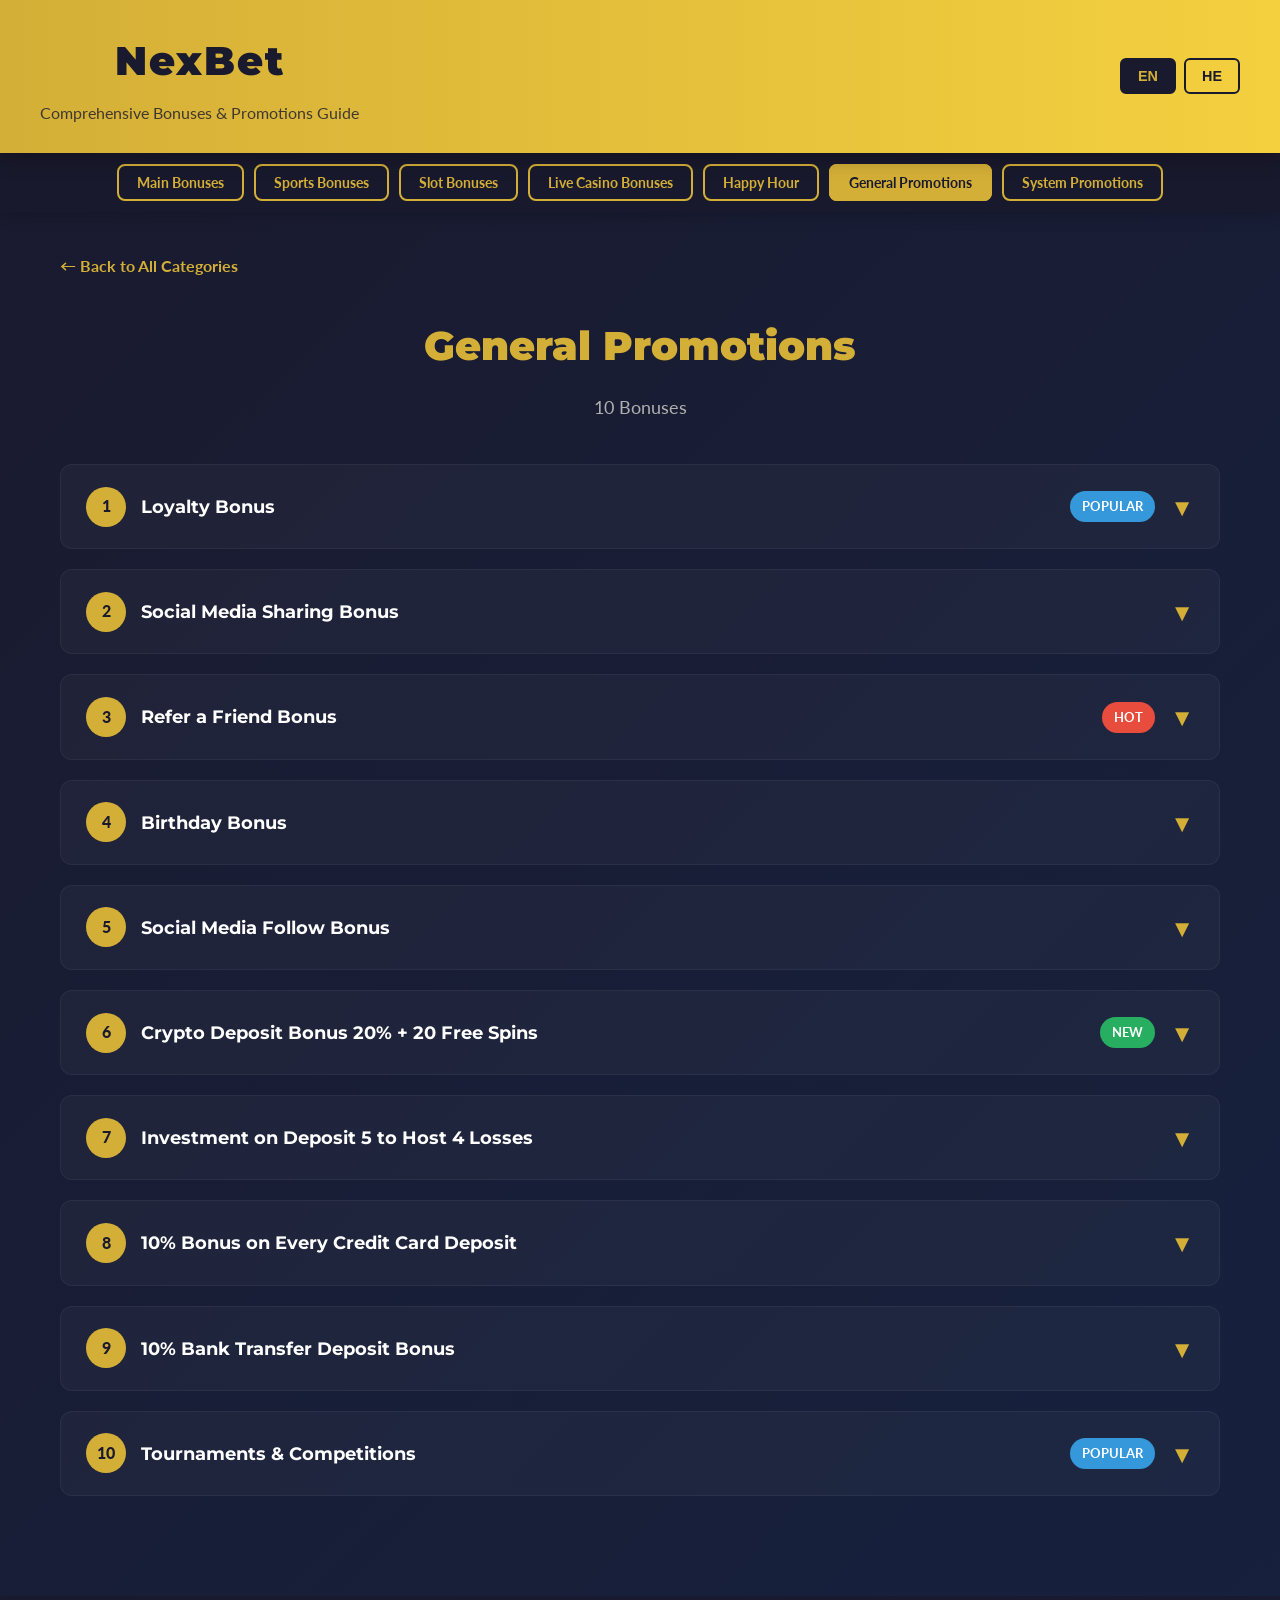
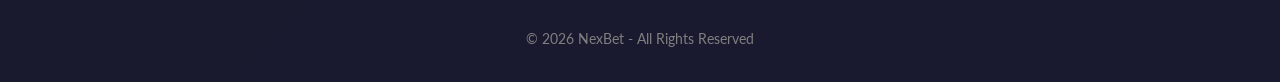
<file: pages/promotions.html>
<!DOCTYPE html>
<html lang="en" dir="ltr">
<head>
    <meta charset="UTF-8">
    <meta name="viewport" content="width=device-width, initial-scale=1.0">
    <title>NexBet - General Promotions</title>
    <link href="https://fonts.googleapis.com/css2?family=Montserrat:wght@700;900&family=Lato:wght@400;700&display=swap" rel="stylesheet">
    <link rel="stylesheet" href="../css/style.css">
</head>
<body data-page="promotions">
    <div class="header">
        <div class="header-inner">
            <div>
                <a href="../index.html" class="logo">NexBet</a>
                <div class="header-subtitle" data-i18n="siteSubtitle">Comprehensive Bonuses & Promotions Guide</div>
            </div>
            <div class="lang-switcher">
                <button class="lang-btn active" data-lang="en" onclick="setLanguage('en')">EN</button>
                <button class="lang-btn" data-lang="he" onclick="setLanguage('he')">HE</button>
            </div>
        </div>
    </div>
    <nav class="navigation">
        <ul class="nav-links">
            <li><a href="main-bonuses.html">Main Bonuses</a></li>
            <li><a href="sports.html" data-i18n="sportsBonuses">Sports Bonuses</a></li>
            <li><a href="slots.html" data-i18n="slotBonuses">Slot Bonuses</a></li>
            <li><a href="casino.html" data-i18n="casinoBonuses">Live Casino Bonuses</a></li>
            <li><a href="happy-hour.html" data-i18n="happyHour">Happy Hour</a></li>
            <li><a href="promotions.html" class="active" data-i18n="generalPromotions">General Promotions</a></li>
            <li><a href="system.html" data-i18n="systemPromotions">System Promotions</a></li>
        </ul>
    </nav>
    <div class="container">
        <a href="../index.html" class="back-btn" data-i18n="backToHome">&larr; Back to All Categories</a>
        <div class="page-header">
            <h1 data-i18n="generalPromotions">General Promotions</h1>
            <p>10 Bonuses</p>
        </div>
        <div id="bonus-container" class="bonus-list"></div>
    </div>
    <div class="footer">
        <p data-i18n="footer">&copy; 2026 NexBet - All Rights Reserved</p>
    </div>
    <script src="../js/i18n.js"></script>
    <script src="../js/app.js"></script>
</body>
</html>
</file>
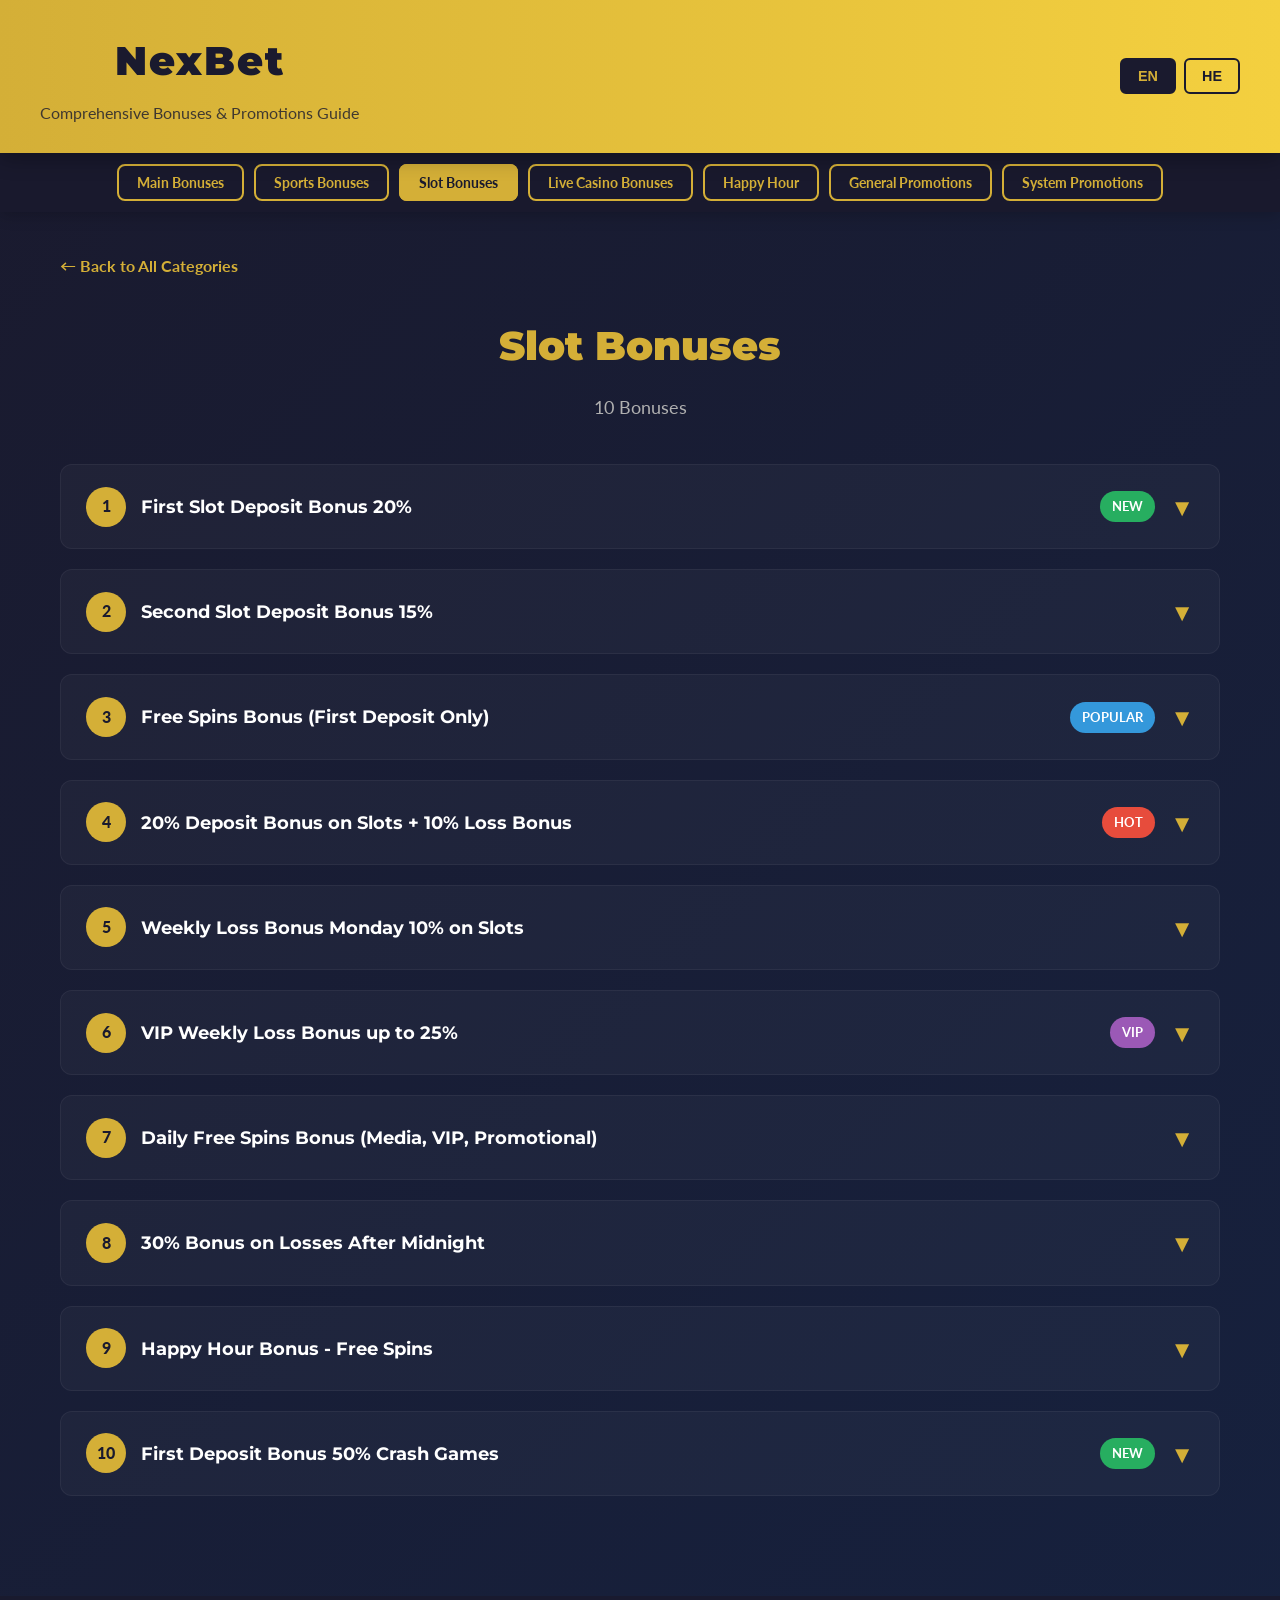
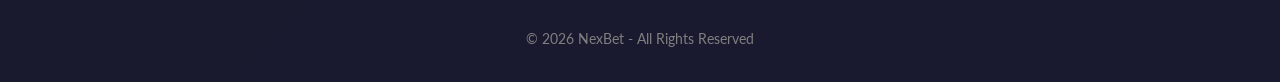
<file: pages/slots.html>
<!DOCTYPE html>
<html lang="en" dir="ltr">
<head>
    <meta charset="UTF-8">
    <meta name="viewport" content="width=device-width, initial-scale=1.0">
    <title>NexBet - Slot Bonuses</title>
    <link href="https://fonts.googleapis.com/css2?family=Montserrat:wght@700;900&family=Lato:wght@400;700&display=swap" rel="stylesheet">
    <link rel="stylesheet" href="../css/style.css">
</head>
<body data-page="slots">
    <div class="header">
        <div class="header-inner">
            <div>
                <a href="../index.html" class="logo">NexBet</a>
                <div class="header-subtitle" data-i18n="siteSubtitle">Comprehensive Bonuses & Promotions Guide</div>
            </div>
            <div class="lang-switcher">
                <button class="lang-btn active" data-lang="en" onclick="setLanguage('en')">EN</button>
                <button class="lang-btn" data-lang="he" onclick="setLanguage('he')">HE</button>
            </div>
        </div>
    </div>
    <nav class="navigation">
        <ul class="nav-links">
            <li><a href="main-bonuses.html">Main Bonuses</a></li>
            <li><a href="sports.html" data-i18n="sportsBonuses">Sports Bonuses</a></li>
            <li><a href="slots.html" class="active" data-i18n="slotBonuses">Slot Bonuses</a></li>
            <li><a href="casino.html" data-i18n="casinoBonuses">Live Casino Bonuses</a></li>
            <li><a href="happy-hour.html" data-i18n="happyHour">Happy Hour</a></li>
            <li><a href="promotions.html" data-i18n="generalPromotions">General Promotions</a></li>
            <li><a href="system.html" data-i18n="systemPromotions">System Promotions</a></li>
        </ul>
    </nav>
    <div class="container">
        <a href="../index.html" class="back-btn" data-i18n="backToHome">&larr; Back to All Categories</a>
        <div class="page-header">
            <h1 data-i18n="slotBonuses">Slot Bonuses</h1>
            <p>10 Bonuses</p>
        </div>
        <div id="bonus-container" class="bonus-list"></div>
    </div>
    <div class="footer">
        <p data-i18n="footer">&copy; 2026 NexBet - All Rights Reserved</p>
    </div>
    <script src="../js/i18n.js"></script>
    <script src="../js/app.js"></script>
</body>
</html>
</file>
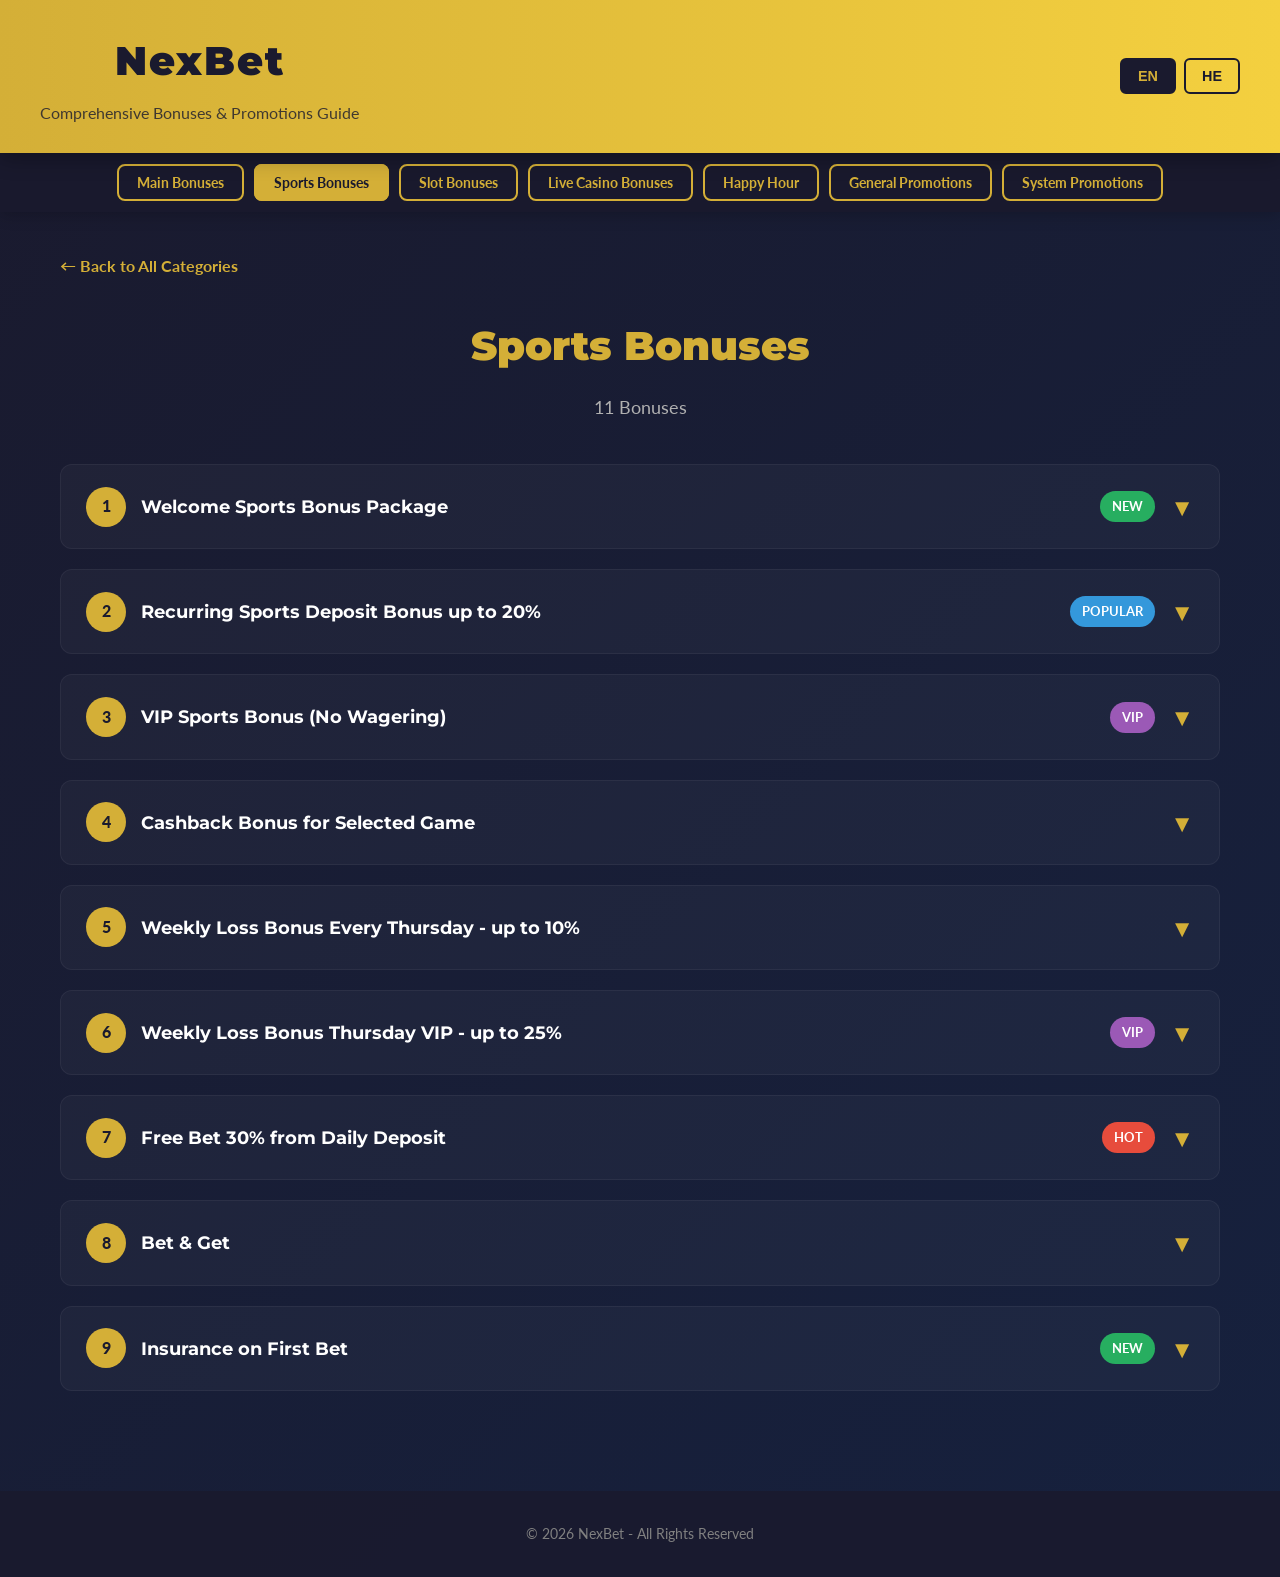
<file: pages/sports.html>
<!DOCTYPE html>
<html lang="en" dir="ltr">
<head>
    <meta charset="UTF-8">
    <meta name="viewport" content="width=device-width, initial-scale=1.0">
    <title>NexBet - Sports Bonuses</title>
    <link href="https://fonts.googleapis.com/css2?family=Montserrat:wght@700;900&family=Lato:wght@400;700&display=swap" rel="stylesheet">
    <link rel="stylesheet" href="../css/style.css">
</head>
<body data-page="sports">
    <div class="header">
        <div class="header-inner">
            <div>
                <a href="../index.html" class="logo">NexBet</a>
                <div class="header-subtitle" data-i18n="siteSubtitle">Comprehensive Bonuses & Promotions Guide</div>
            </div>
            <div class="lang-switcher">
                <button class="lang-btn active" data-lang="en" onclick="setLanguage('en')">EN</button>
                <button class="lang-btn" data-lang="he" onclick="setLanguage('he')">HE</button>
            </div>
        </div>
    </div>
    <nav class="navigation">
        <ul class="nav-links">
            <li><a href="main-bonuses.html">Main Bonuses</a></li>
            <li><a href="sports.html" class="active" data-i18n="sportsBonuses">Sports Bonuses</a></li>
            <li><a href="slots.html" data-i18n="slotBonuses">Slot Bonuses</a></li>
            <li><a href="casino.html" data-i18n="casinoBonuses">Live Casino Bonuses</a></li>
            <li><a href="happy-hour.html" data-i18n="happyHour">Happy Hour</a></li>
            <li><a href="promotions.html" data-i18n="generalPromotions">General Promotions</a></li>
            <li><a href="system.html" data-i18n="systemPromotions">System Promotions</a></li>
        </ul>
    </nav>
    <div class="container">
        <a href="../index.html" class="back-btn" data-i18n="backToHome">&larr; Back to All Categories</a>
        <div class="page-header">
            <h1 data-i18n="sportsBonuses">Sports Bonuses</h1>
            <p>11 Bonuses</p>
        </div>
        <div id="bonus-container" class="bonus-list"></div>
    </div>
    <div class="footer">
        <p data-i18n="footer">&copy; 2026 NexBet - All Rights Reserved</p>
    </div>
    <script src="../js/i18n.js"></script>
    <script src="../js/app.js"></script>
</body>
</html>
</file>
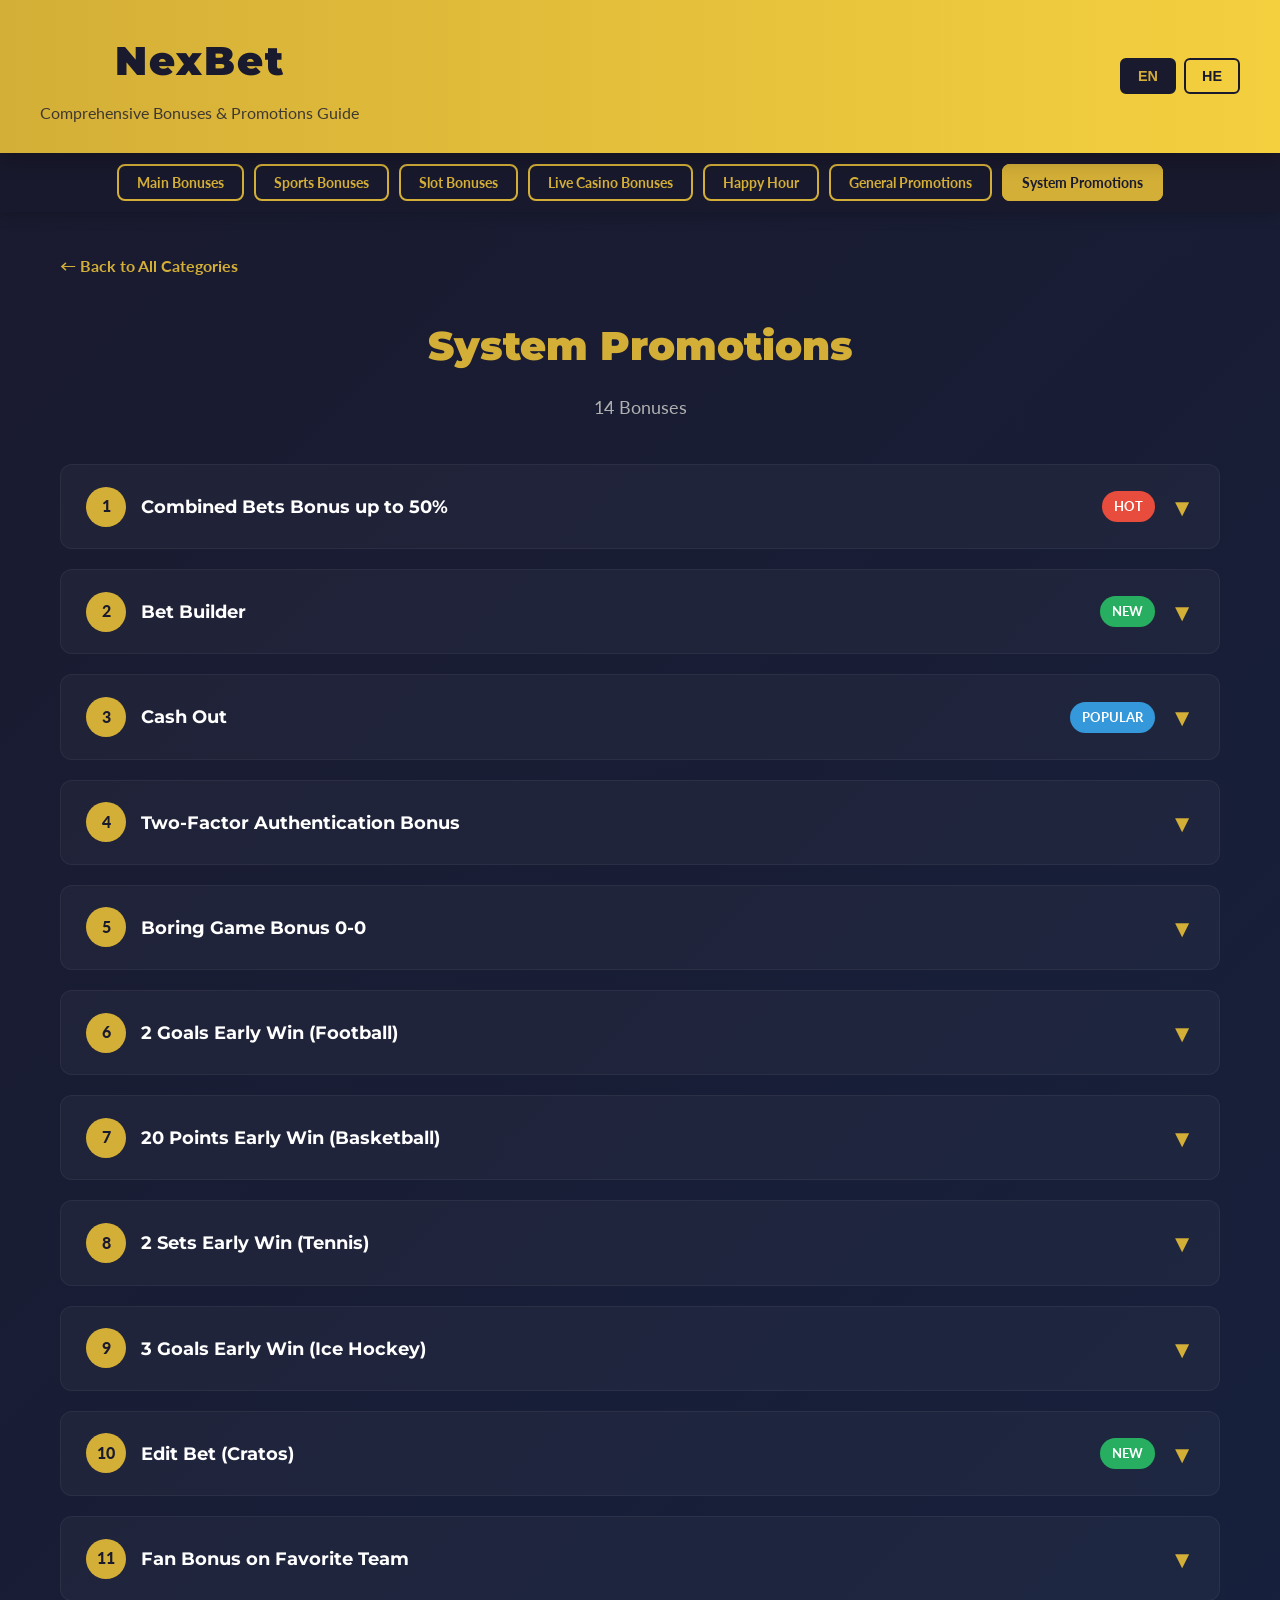
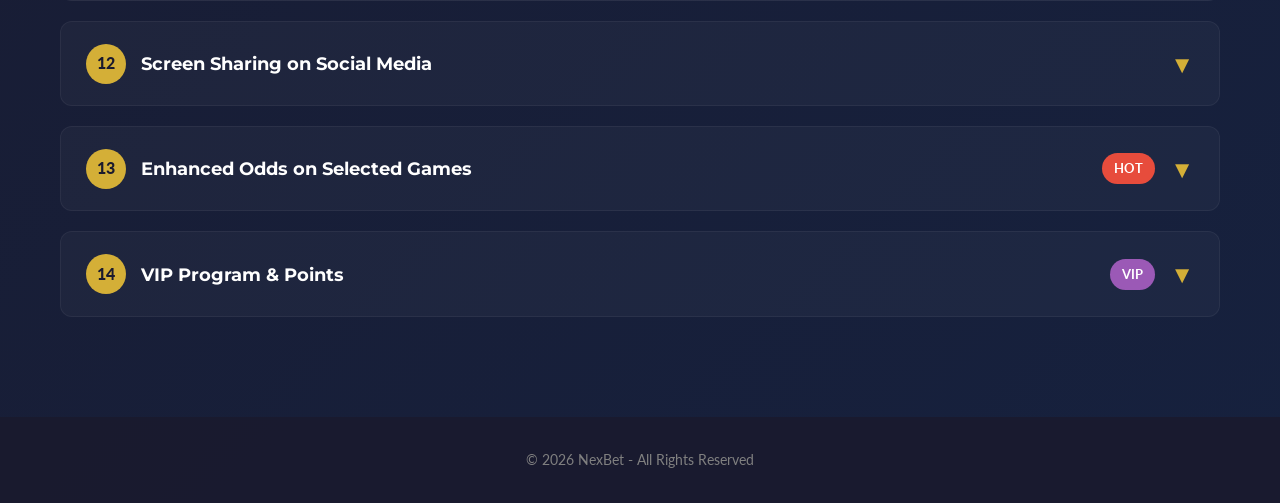
<file: pages/system.html>
<!DOCTYPE html>
<html lang="en" dir="ltr">
<head>
    <meta charset="UTF-8">
    <meta name="viewport" content="width=device-width, initial-scale=1.0">
    <title>NexBet - System Promotions</title>
    <link href="https://fonts.googleapis.com/css2?family=Montserrat:wght@700;900&family=Lato:wght@400;700&display=swap" rel="stylesheet">
    <link rel="stylesheet" href="../css/style.css">
</head>
<body data-page="system">
    <div class="header">
        <div class="header-inner">
            <div>
                <a href="../index.html" class="logo">NexBet</a>
                <div class="header-subtitle" data-i18n="siteSubtitle">Comprehensive Bonuses & Promotions Guide</div>
            </div>
            <div class="lang-switcher">
                <button class="lang-btn active" data-lang="en" onclick="setLanguage('en')">EN</button>
                <button class="lang-btn" data-lang="he" onclick="setLanguage('he')">HE</button>
            </div>
        </div>
    </div>
    <nav class="navigation">
        <ul class="nav-links">
            <li><a href="main-bonuses.html">Main Bonuses</a></li>
            <li><a href="sports.html" data-i18n="sportsBonuses">Sports Bonuses</a></li>
            <li><a href="slots.html" data-i18n="slotBonuses">Slot Bonuses</a></li>
            <li><a href="casino.html" data-i18n="casinoBonuses">Live Casino Bonuses</a></li>
            <li><a href="happy-hour.html" data-i18n="happyHour">Happy Hour</a></li>
            <li><a href="promotions.html" data-i18n="generalPromotions">General Promotions</a></li>
            <li><a href="system.html" class="active" data-i18n="systemPromotions">System Promotions</a></li>
        </ul>
    </nav>
    <div class="container">
        <a href="../index.html" class="back-btn" data-i18n="backToHome">&larr; Back to All Categories</a>
        <div class="page-header">
            <h1 data-i18n="systemPromotions">System Promotions</h1>
            <p>14 Bonuses</p>
        </div>
        <div id="bonus-container" class="bonus-list"></div>
    </div>
    <div class="footer">
        <p data-i18n="footer">&copy; 2026 NexBet - All Rights Reserved</p>
    </div>
    <script src="../js/i18n.js"></script>
    <script src="../js/app.js"></script>
</body>
</html>
</file>
<file: css/style.css>
/* ========================================
   Digimors Promotion Guideline - Styles
   ======================================== */

/* Reset & Base */
* { margin: 0; padding: 0; box-sizing: border-box; }

:root {
    --bg-primary: #1a1a2e;
    --bg-secondary: #16213e;
    --accent: #d4af37;
    --accent-light: #f4d03f;
    --text-primary: #ffffff;
    --text-secondary: #e0e0e0;
    --text-muted: #b0b0b0;
    --card-bg: rgba(255, 255, 255, 0.03);
    --card-hover: rgba(212, 175, 55, 0.1);
    --border-sports: #d4af37;
    --border-slots: #9b59b6;
    --border-casino: #e74c3c;
    --border-happyhour: #ff6b6b;
    --border-promotions: #4a9eff;
    --border-system: #2ecc71;
}

body {
    font-family: 'Lato', sans-serif;
    background: linear-gradient(135deg, var(--bg-primary) 0%, var(--bg-secondary) 100%);
    color: var(--text-primary);
    line-height: 1.8;
    min-height: 100vh;
}

/* RTL Support */
[dir="rtl"] body {
    direction: rtl;
    text-align: right;
}

/* ========== HEADER ========== */
.header {
    background: linear-gradient(90deg, var(--accent) 0%, var(--accent-light) 100%);
    padding: 25px 30px;
    text-align: center;
    box-shadow: 0 5px 20px rgba(0, 0, 0, 0.3);
    position: sticky;
    top: 0;
    z-index: 1000;
}

.header-inner {
    max-width: 1200px;
    margin: 0 auto;
    display: flex;
    align-items: center;
    justify-content: space-between;
}

.logo {
    font-family: 'Montserrat', sans-serif;
    font-size: 2.5rem;
    font-weight: 900;
    color: var(--bg-primary);
    letter-spacing: 2px;
    text-decoration: none;
}

.header-subtitle {
    font-size: 1rem;
    color: var(--bg-primary);
    opacity: 0.8;
    margin-top: 2px;
}

.lang-switcher {
    display: flex;
    gap: 8px;
}

.lang-btn {
    padding: 8px 16px;
    border: 2px solid var(--bg-primary);
    background: transparent;
    color: var(--bg-primary);
    font-weight: 700;
    border-radius: 6px;
    cursor: pointer;
    transition: all 0.3s ease;
    font-size: 0.9rem;
}

.lang-btn:hover,
.lang-btn.active {
    background: var(--bg-primary);
    color: var(--accent);
}

/* ========== NAVIGATION ========== */
.navigation {
    background: rgba(26, 26, 46, 0.95);
    padding: 15px 20px;
    position: sticky;
    top: 85px;
    z-index: 999;
    box-shadow: 0 3px 15px rgba(0, 0, 0, 0.2);
    backdrop-filter: blur(10px);
}

.nav-links {
    display: flex;
    justify-content: center;
    flex-wrap: wrap;
    gap: 10px;
    list-style: none;
    max-width: 1200px;
    margin: 0 auto;
}

.nav-links a {
    color: var(--accent);
    text-decoration: none;
    padding: 8px 18px;
    border: 2px solid var(--accent);
    border-radius: 8px;
    transition: all 0.3s ease;
    font-weight: 700;
    font-size: 0.9rem;
    white-space: nowrap;
}

.nav-links a:hover,
.nav-links a.active {
    background: var(--accent);
    color: var(--bg-primary);
}

/* ========== CONTAINER ========== */
.container {
    max-width: 1200px;
    margin: 0 auto;
    padding: 40px 20px;
}

/* ========== STATS BANNER ========== */
.stats-banner {
    background: linear-gradient(90deg, var(--accent) 0%, var(--accent-light) 100%);
    padding: 40px;
    border-radius: 15px;
    text-align: center;
    margin-bottom: 40px;
}

.stats-banner h2 {
    font-family: 'Montserrat', sans-serif;
    font-size: 2.2rem;
    color: var(--bg-primary);
    margin-bottom: 20px;
}

.stats-grid {
    display: grid;
    grid-template-columns: repeat(auto-fit, minmax(160px, 1fr));
    gap: 15px;
}

.stat-box {
    background: rgba(26, 26, 46, 0.9);
    padding: 20px 15px;
    border-radius: 10px;
}

.stat-number {
    font-family: 'Montserrat', sans-serif;
    font-size: 2.5rem;
    font-weight: 900;
    color: var(--accent);
}

.stat-label {
    font-size: 0.9rem;
    color: var(--text-muted);
    margin-top: 5px;
}

/* ========== CATEGORY CARDS (Landing Page) ========== */
.categories-grid {
    display: grid;
    grid-template-columns: repeat(auto-fit, minmax(350px, 1fr));
    gap: 25px;
    margin-top: 30px;
}

.category-card {
    background: var(--card-bg);
    border-radius: 15px;
    padding: 30px;
    border-left: 5px solid var(--accent);
    transition: all 0.3s ease;
    cursor: pointer;
    text-decoration: none;
    color: inherit;
    display: block;
}

.category-card:hover {
    background: var(--card-hover);
    transform: translateY(-3px);
    box-shadow: 0 10px 30px rgba(0, 0, 0, 0.3);
}

.category-card.sports { border-left-color: var(--border-sports); }
.category-card.slots { border-left-color: var(--border-slots); }
.category-card.casino { border-left-color: var(--border-casino); }
.category-card.happy-hour { border-left-color: var(--border-happyhour); }
.category-card.promotions { border-left-color: var(--border-promotions); }
.category-card.system { border-left-color: var(--border-system); }

.category-icon {
    font-size: 2.5rem;
    margin-bottom: 15px;
}

.category-card h3 {
    font-family: 'Montserrat', sans-serif;
    font-size: 1.5rem;
    font-weight: 900;
    margin-bottom: 10px;
    color: var(--text-primary);
}

.category-card .bonus-count {
    font-size: 0.95rem;
    color: var(--accent);
    font-weight: 700;
    margin-bottom: 15px;
}

.category-card .bonus-preview {
    list-style: none;
    font-size: 0.9rem;
    color: var(--text-muted);
}

.category-card .bonus-preview li {
    padding: 4px 0;
    border-bottom: 1px solid rgba(255, 255, 255, 0.05);
}

.category-card .bonus-preview li:last-child {
    border-bottom: none;
}

.category-card .view-all {
    display: inline-block;
    margin-top: 15px;
    color: var(--accent);
    font-weight: 700;
    font-size: 0.95rem;
}

/* ========== DETAIL PAGE SECTIONS ========== */
.page-header {
    text-align: center;
    margin-bottom: 40px;
}

.page-header h1 {
    font-family: 'Montserrat', sans-serif;
    font-size: 2.5rem;
    font-weight: 900;
    color: var(--accent);
    margin-bottom: 10px;
}

.page-header p {
    font-size: 1.1rem;
    color: var(--text-muted);
}

/* ========== BONUS CARDS ========== */
.bonus-list {
    display: flex;
    flex-direction: column;
    gap: 20px;
}

.bonus-card {
    background: var(--card-bg);
    border-radius: 12px;
    overflow: hidden;
    border: 1px solid rgba(255, 255, 255, 0.05);
    transition: all 0.3s ease;
}

.bonus-card:hover {
    border-color: rgba(212, 175, 55, 0.3);
}

.bonus-card-header {
    display: flex;
    align-items: center;
    justify-content: space-between;
    padding: 20px 25px;
    cursor: pointer;
    transition: background 0.3s ease;
}

.bonus-card-header:hover {
    background: rgba(255, 255, 255, 0.02);
}

.bonus-card-header-left {
    display: flex;
    align-items: center;
    gap: 15px;
    flex: 1;
}

.bonus-number {
    display: flex;
    align-items: center;
    justify-content: center;
    width: 40px;
    height: 40px;
    background: var(--accent);
    color: var(--bg-primary);
    border-radius: 50%;
    font-weight: 900;
    font-size: 1rem;
    flex-shrink: 0;
}

.bonus-card-title {
    font-family: 'Montserrat', sans-serif;
    font-size: 1.15rem;
    font-weight: 700;
    color: var(--text-primary);
}

.bonus-card-badge {
    padding: 4px 12px;
    border-radius: 20px;
    font-size: 0.8rem;
    font-weight: 700;
    white-space: nowrap;
}

.badge-new { background: #27ae60; color: #fff; }
.badge-vip { background: #9b59b6; color: #fff; }
.badge-hot { background: #e74c3c; color: #fff; }
.badge-popular { background: #3498db; color: #fff; }

.bonus-toggle {
    font-size: 1.5rem;
    color: var(--accent);
    transition: transform 0.3s ease;
    margin-left: 15px;
}

[dir="rtl"] .bonus-toggle {
    margin-left: 0;
    margin-right: 15px;
}

.bonus-card.open .bonus-toggle {
    transform: rotate(180deg);
}

/* Bonus Detail Content */
.bonus-card-body {
    max-height: 0;
    overflow: hidden;
    transition: max-height 0.4s ease;
}

.bonus-card.open .bonus-card-body {
    max-height: 5000px;
}

.bonus-detail {
    padding: 0 25px 25px;
}

.bonus-description {
    font-size: 1rem;
    color: var(--text-secondary);
    margin-bottom: 20px;
    line-height: 1.8;
}

.bonus-info-grid {
    display: grid;
    grid-template-columns: repeat(auto-fit, minmax(250px, 1fr));
    gap: 15px;
    margin-bottom: 20px;
}

.bonus-info-item {
    background: rgba(255, 255, 255, 0.03);
    padding: 15px;
    border-radius: 8px;
    border-left: 3px solid var(--accent);
}

[dir="rtl"] .bonus-info-item {
    border-left: none;
    border-right: 3px solid var(--accent);
}

.bonus-info-label {
    font-size: 0.8rem;
    color: var(--text-muted);
    text-transform: uppercase;
    letter-spacing: 1px;
    margin-bottom: 5px;
}

.bonus-info-value {
    font-size: 1.05rem;
    color: var(--text-primary);
    font-weight: 700;
}

/* Example Calculation */
.bonus-example {
    background: rgba(212, 175, 55, 0.08);
    border: 1px solid rgba(212, 175, 55, 0.2);
    border-radius: 8px;
    padding: 20px;
    margin-bottom: 20px;
}

.bonus-example h4 {
    color: var(--accent);
    margin-bottom: 10px;
    font-size: 0.95rem;
}

.bonus-example p {
    color: var(--text-secondary);
    font-size: 0.95rem;
}

/* Rules List */
.bonus-rules {
    margin-top: 15px;
}

.bonus-rules h4 {
    color: var(--accent);
    margin-bottom: 10px;
    font-size: 0.95rem;
}

.bonus-rules ul {
    list-style: none;
    padding: 0;
}

.bonus-rules li {
    padding: 6px 0 6px 20px;
    position: relative;
    color: var(--text-secondary);
    font-size: 0.95rem;
}

[dir="rtl"] .bonus-rules li {
    padding: 6px 20px 6px 0;
}

.bonus-rules li::before {
    content: '';
    position: absolute;
    left: 0;
    top: 14px;
    width: 8px;
    height: 8px;
    background: var(--accent);
    border-radius: 50%;
}

[dir="rtl"] .bonus-rules li::before {
    left: auto;
    right: 0;
}

/* ========== MULTI-STAGE BONUS (Welcome Package) ========== */
.stages-container {
    display: flex;
    flex-direction: column;
    align-items: center;
    gap: 0;
    margin-bottom: 25px;
}

.stage-card {
    width: 100%;
    background: rgba(255, 255, 255, 0.03);
    border: 1px solid rgba(212, 175, 55, 0.15);
    border-radius: 12px;
    padding: 25px;
    position: relative;
    transition: all 0.3s ease;
}

.stage-card:hover {
    border-color: rgba(212, 175, 55, 0.4);
    background: rgba(212, 175, 55, 0.05);
}

.stage-header {
    display: flex;
    align-items: center;
    gap: 12px;
    margin-bottom: 12px;
}

.stage-badge {
    display: inline-flex;
    align-items: center;
    justify-content: center;
    padding: 5px 14px;
    background: linear-gradient(135deg, var(--accent), var(--accent-light));
    color: var(--bg-primary);
    border-radius: 20px;
    font-weight: 900;
    font-size: 0.8rem;
    text-transform: uppercase;
    letter-spacing: 0.5px;
    white-space: nowrap;
}

.stage-card[data-stage="2"] .stage-badge {
    background: linear-gradient(135deg, #3498db, #5dade2);
    color: #fff;
}

.stage-card[data-stage="3"] .stage-badge {
    background: linear-gradient(135deg, #9b59b6, #bb8fce);
    color: #fff;
}

.stage-title {
    font-family: 'Montserrat', sans-serif;
    font-size: 1.1rem;
    font-weight: 700;
    color: var(--text-primary);
}

.stage-description {
    font-size: 0.95rem;
    color: var(--text-muted);
    margin-bottom: 15px;
    line-height: 1.6;
}

.stage-card .bonus-info-grid {
    margin-bottom: 15px;
}

.stage-claim-btn {
    display: inline-flex;
    align-items: center;
    gap: 8px;
    padding: 10px 28px;
    background: linear-gradient(135deg, var(--accent), var(--accent-light));
    color: var(--bg-primary);
    border: none;
    border-radius: 8px;
    font-weight: 700;
    font-size: 0.95rem;
    cursor: pointer;
    transition: all 0.3s ease;
    margin-top: 5px;
}

.stage-claim-btn:hover {
    transform: translateY(-2px);
    box-shadow: 0 5px 15px rgba(212, 175, 55, 0.3);
}

.stage-card[data-stage="2"] .stage-claim-btn {
    background: linear-gradient(135deg, #3498db, #5dade2);
    color: #fff;
}

.stage-card[data-stage="3"] .stage-claim-btn {
    background: linear-gradient(135deg, #9b59b6, #bb8fce);
    color: #fff;
}

.stage-connector {
    display: flex;
    flex-direction: column;
    align-items: center;
    padding: 8px 0;
    color: var(--accent);
    font-size: 1.2rem;
    opacity: 0.6;
}

.connector-line {
    display: block;
    width: 2px;
    height: 12px;
    background: var(--accent);
    opacity: 0.4;
}

.connector-arrow {
    font-size: 0.9rem;
    line-height: 1;
}

/* ========== BONUS SECTIONS (Detailed Content) ========== */
.bonus-section {
    margin-top: 20px;
    background: rgba(255, 255, 255, 0.02);
    border-radius: 10px;
    padding: 20px;
    border: 1px solid rgba(255, 255, 255, 0.05);
}

.bonus-section + .bonus-section {
    margin-top: 15px;
}

.section-title-inner {
    font-family: 'Montserrat', sans-serif;
    font-size: 1rem;
    font-weight: 700;
    color: var(--accent);
    margin-bottom: 15px;
    padding-bottom: 8px;
    border-bottom: 1px solid rgba(212, 175, 55, 0.2);
}

/* Section: Warning style (invalid bets) */
.bonus-section.section-warning {
    background: rgba(231, 76, 60, 0.06);
    border-color: rgba(231, 76, 60, 0.2);
}

.bonus-section.section-warning .section-title-inner {
    color: #e74c3c;
    border-bottom-color: rgba(231, 76, 60, 0.2);
}

.bonus-section.section-warning .section-list li::before {
    background: #e74c3c;
}

/* Section: Important style */
.bonus-section.section-important {
    background: rgba(243, 156, 18, 0.06);
    border-color: rgba(243, 156, 18, 0.2);
}

.bonus-section.section-important .section-title-inner {
    color: #f39c12;
    border-bottom-color: rgba(243, 156, 18, 0.2);
}

.bonus-section.section-important .section-list li::before {
    background: #f39c12;
}

/* Steps (How It Works) */
.bonus-steps {
    list-style: none;
    padding: 0;
    counter-reset: none;
}

.bonus-steps li {
    display: flex;
    align-items: flex-start;
    gap: 12px;
    padding: 10px 0;
    border-bottom: 1px solid rgba(255, 255, 255, 0.04);
    color: var(--text-secondary);
    font-size: 0.95rem;
}

.bonus-steps li:last-child {
    border-bottom: none;
}

.step-number {
    display: flex;
    align-items: center;
    justify-content: center;
    min-width: 30px;
    height: 30px;
    background: var(--accent);
    color: var(--bg-primary);
    border-radius: 50%;
    font-weight: 900;
    font-size: 0.85rem;
    flex-shrink: 0;
}

.step-text {
    padding-top: 4px;
}

/* Section List (General Terms, Wagering, Betting Rules, etc.) */
.section-list {
    list-style: none;
    padding: 0;
}

.section-list li {
    padding: 6px 0 6px 22px;
    position: relative;
    color: var(--text-secondary);
    font-size: 0.95rem;
    line-height: 1.7;
}

[dir="rtl"] .section-list li {
    padding: 6px 22px 6px 0;
}

.section-list li::before {
    content: '';
    position: absolute;
    left: 0;
    top: 14px;
    width: 8px;
    height: 8px;
    background: var(--accent);
    border-radius: 50%;
}

[dir="rtl"] .section-list li::before {
    left: auto;
    right: 0;
}

/* Section Text (single paragraph) */
.section-text {
    color: var(--text-secondary);
    font-size: 0.95rem;
    line-height: 1.8;
}

/* Sub-section */
.sub-section {
    margin-top: 15px;
    padding-top: 15px;
    border-top: 1px solid rgba(255, 255, 255, 0.05);
}

.sub-section h5 {
    font-family: 'Montserrat', sans-serif;
    font-size: 0.9rem;
    color: var(--accent);
    margin-bottom: 10px;
}

/* Tags (Allowed Sports, etc.) */
.tag-list {
    display: flex;
    flex-wrap: wrap;
    gap: 8px;
}

.tag {
    padding: 6px 16px;
    background: rgba(212, 175, 55, 0.15);
    color: var(--accent);
    border: 1px solid rgba(212, 175, 55, 0.3);
    border-radius: 20px;
    font-size: 0.85rem;
    font-weight: 700;
}

/* ========== HAPPY HOUR SPECIAL ========== */
.happy-hour-badge {
    display: inline-flex;
    align-items: center;
    gap: 8px;
    padding: 8px 20px;
    border-radius: 25px;
    font-weight: 700;
    font-size: 0.9rem;
    margin-bottom: 20px;
}

.happy-hour-badge.active {
    background: rgba(39, 174, 96, 0.2);
    color: #27ae60;
    border: 1px solid #27ae60;
}

.happy-hour-badge.inactive {
    background: rgba(231, 76, 60, 0.2);
    color: #e74c3c;
    border: 1px solid #e74c3c;
}

/* ========== BACK BUTTON ========== */
.back-btn {
    display: inline-flex;
    align-items: center;
    gap: 8px;
    color: var(--accent);
    text-decoration: none;
    font-weight: 700;
    font-size: 1rem;
    margin-bottom: 30px;
    transition: opacity 0.3s;
}

.back-btn:hover {
    opacity: 0.8;
}

/* ========== FOOTER ========== */
.footer {
    background: rgba(26, 26, 46, 0.9);
    padding: 30px;
    text-align: center;
    margin-top: 60px;
}

.footer p {
    color: #808080;
    font-size: 0.9rem;
}

/* ========== RESPONSIVE ========== */
@media (max-width: 768px) {
    .header-inner {
        flex-direction: column;
        gap: 15px;
    }

    .logo {
        font-size: 2rem;
    }

    .navigation {
        top: 120px;
    }

    .nav-links {
        gap: 8px;
    }

    .nav-links a {
        padding: 6px 12px;
        font-size: 0.8rem;
    }

    .stats-banner {
        padding: 25px 15px;
    }

    .stats-banner h2 {
        font-size: 1.5rem;
    }

    .stat-number {
        font-size: 2rem;
    }

    .categories-grid {
        grid-template-columns: 1fr;
    }

    .page-header h1 {
        font-size: 1.8rem;
    }

    .bonus-card-header {
        padding: 15px;
    }

    .bonus-card-title {
        font-size: 1rem;
    }

    .bonus-info-grid {
        grid-template-columns: 1fr;
    }

    .bonus-detail {
        padding: 0 15px 15px;
    }
}

@media (max-width: 480px) {
    .header {
        padding: 15px;
    }

    .logo {
        font-size: 1.6rem;
    }

    .container {
        padding: 20px 10px;
    }

    .category-card {
        padding: 20px;
    }
}
</file>
